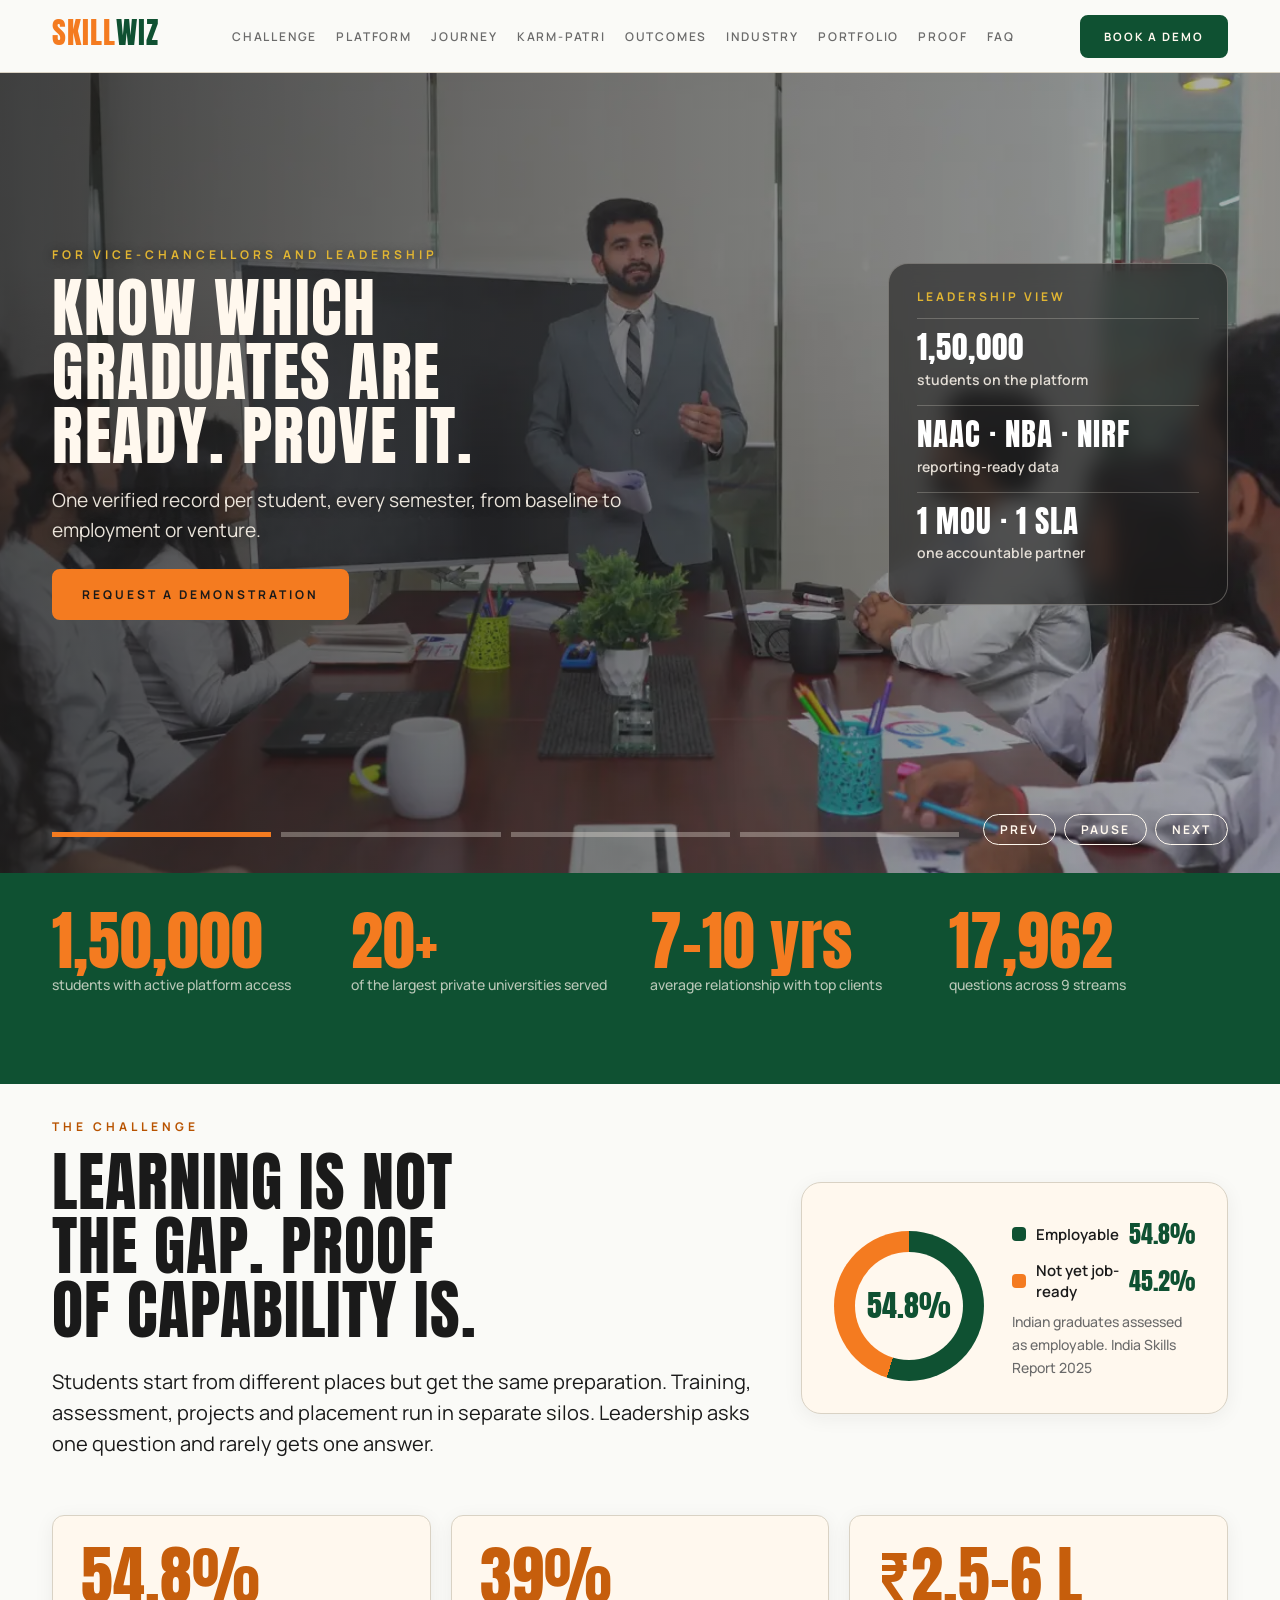
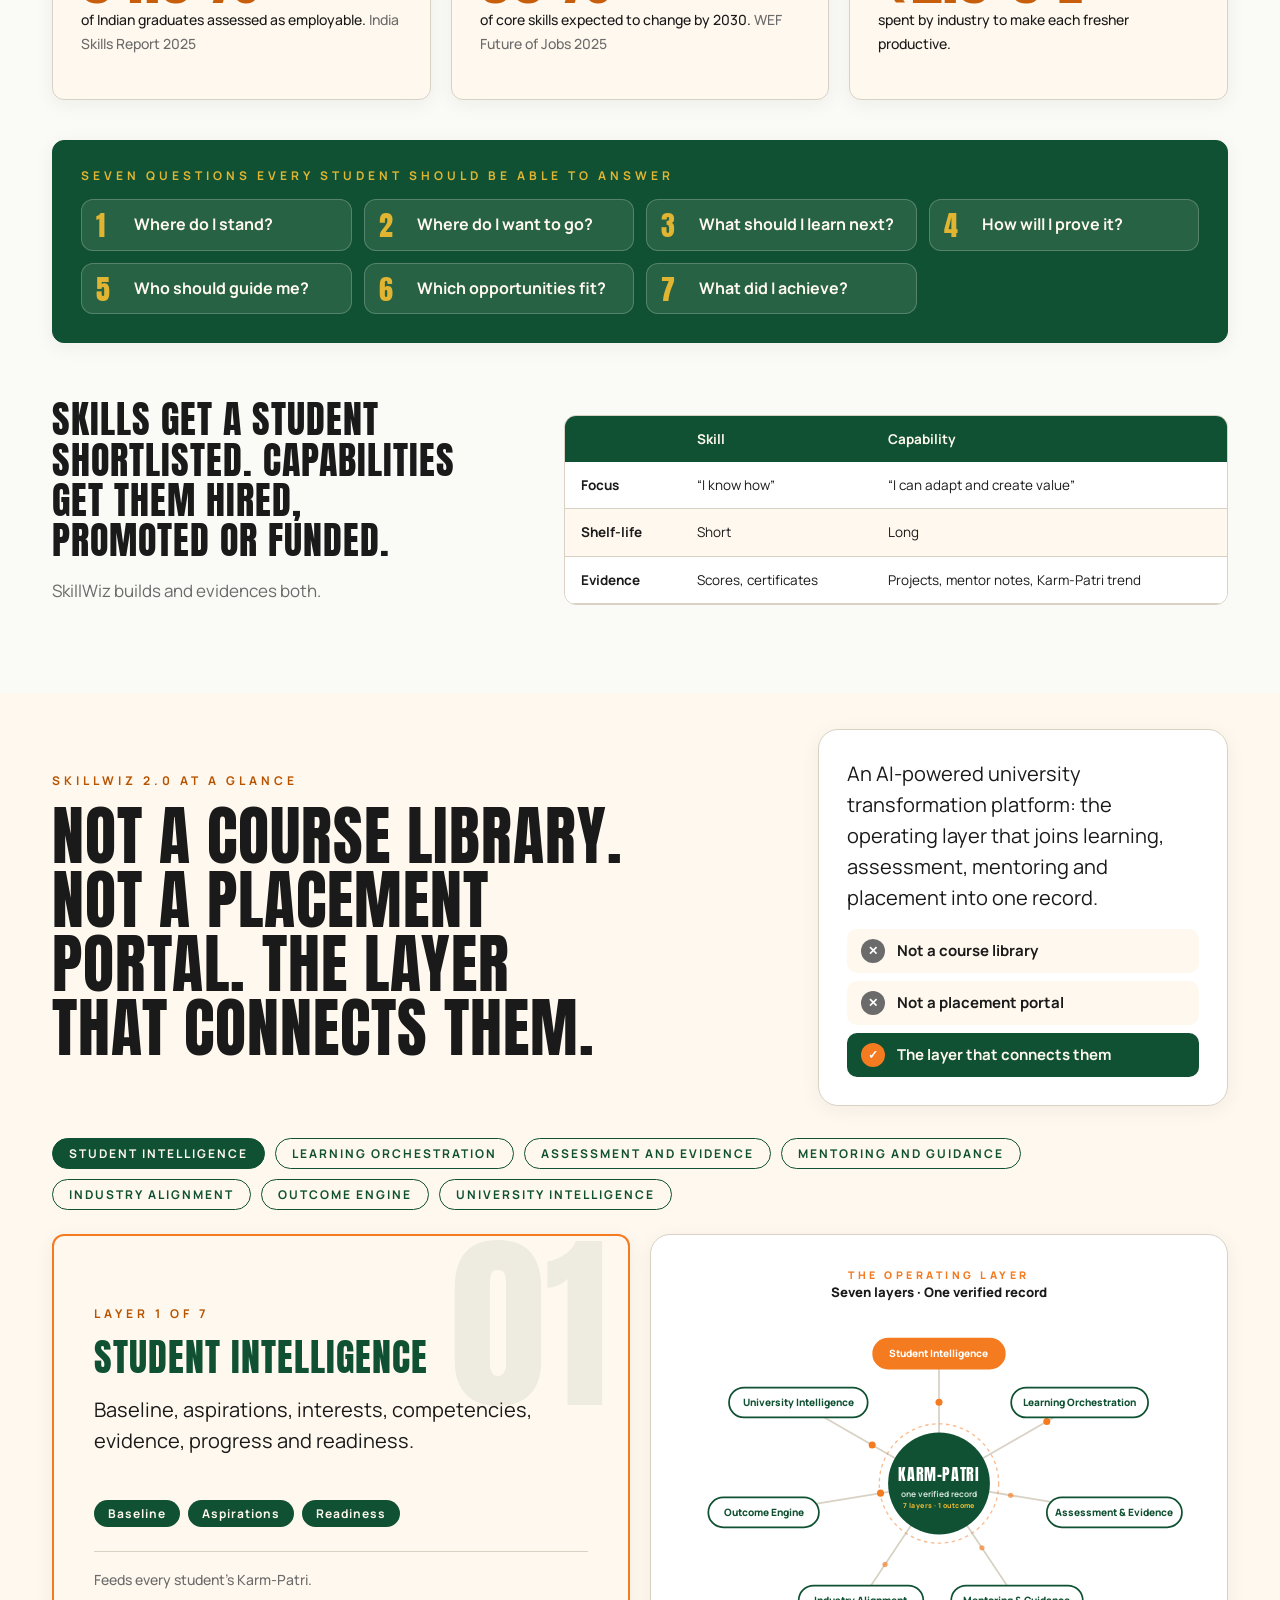
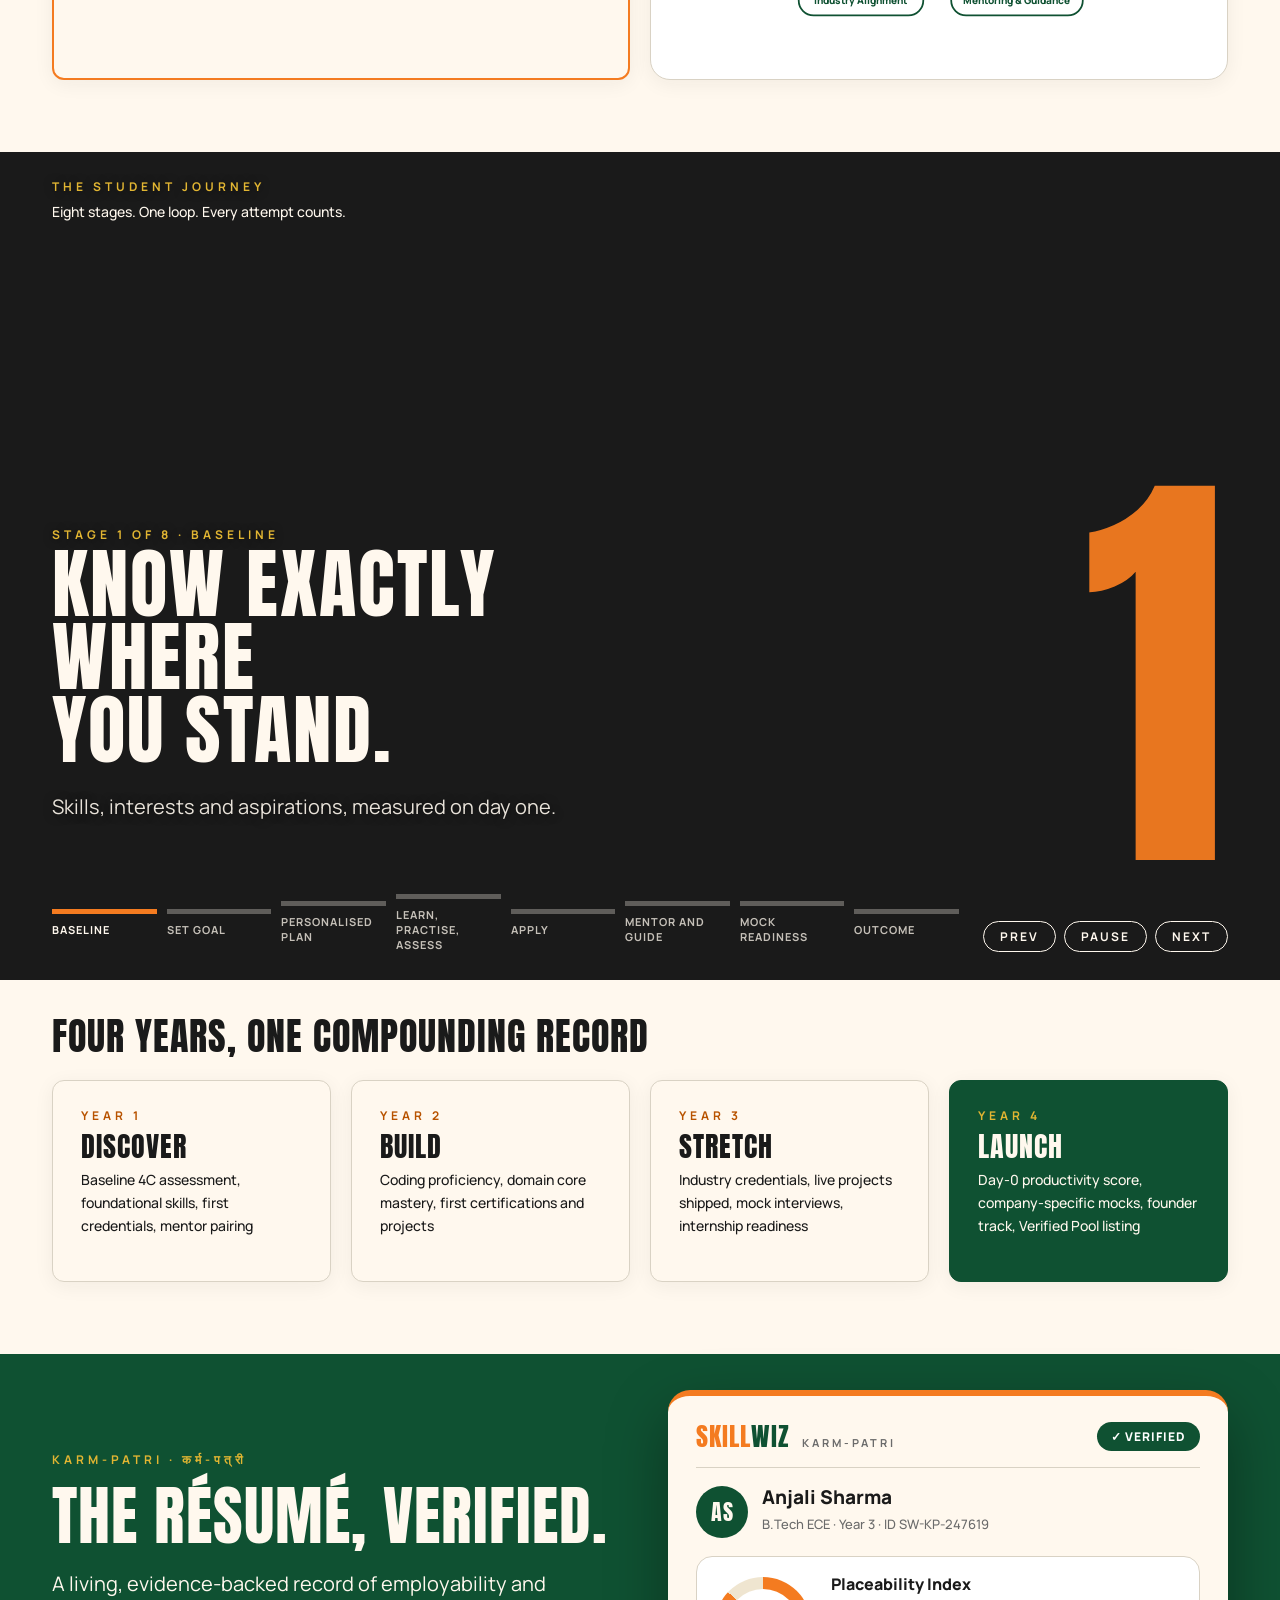
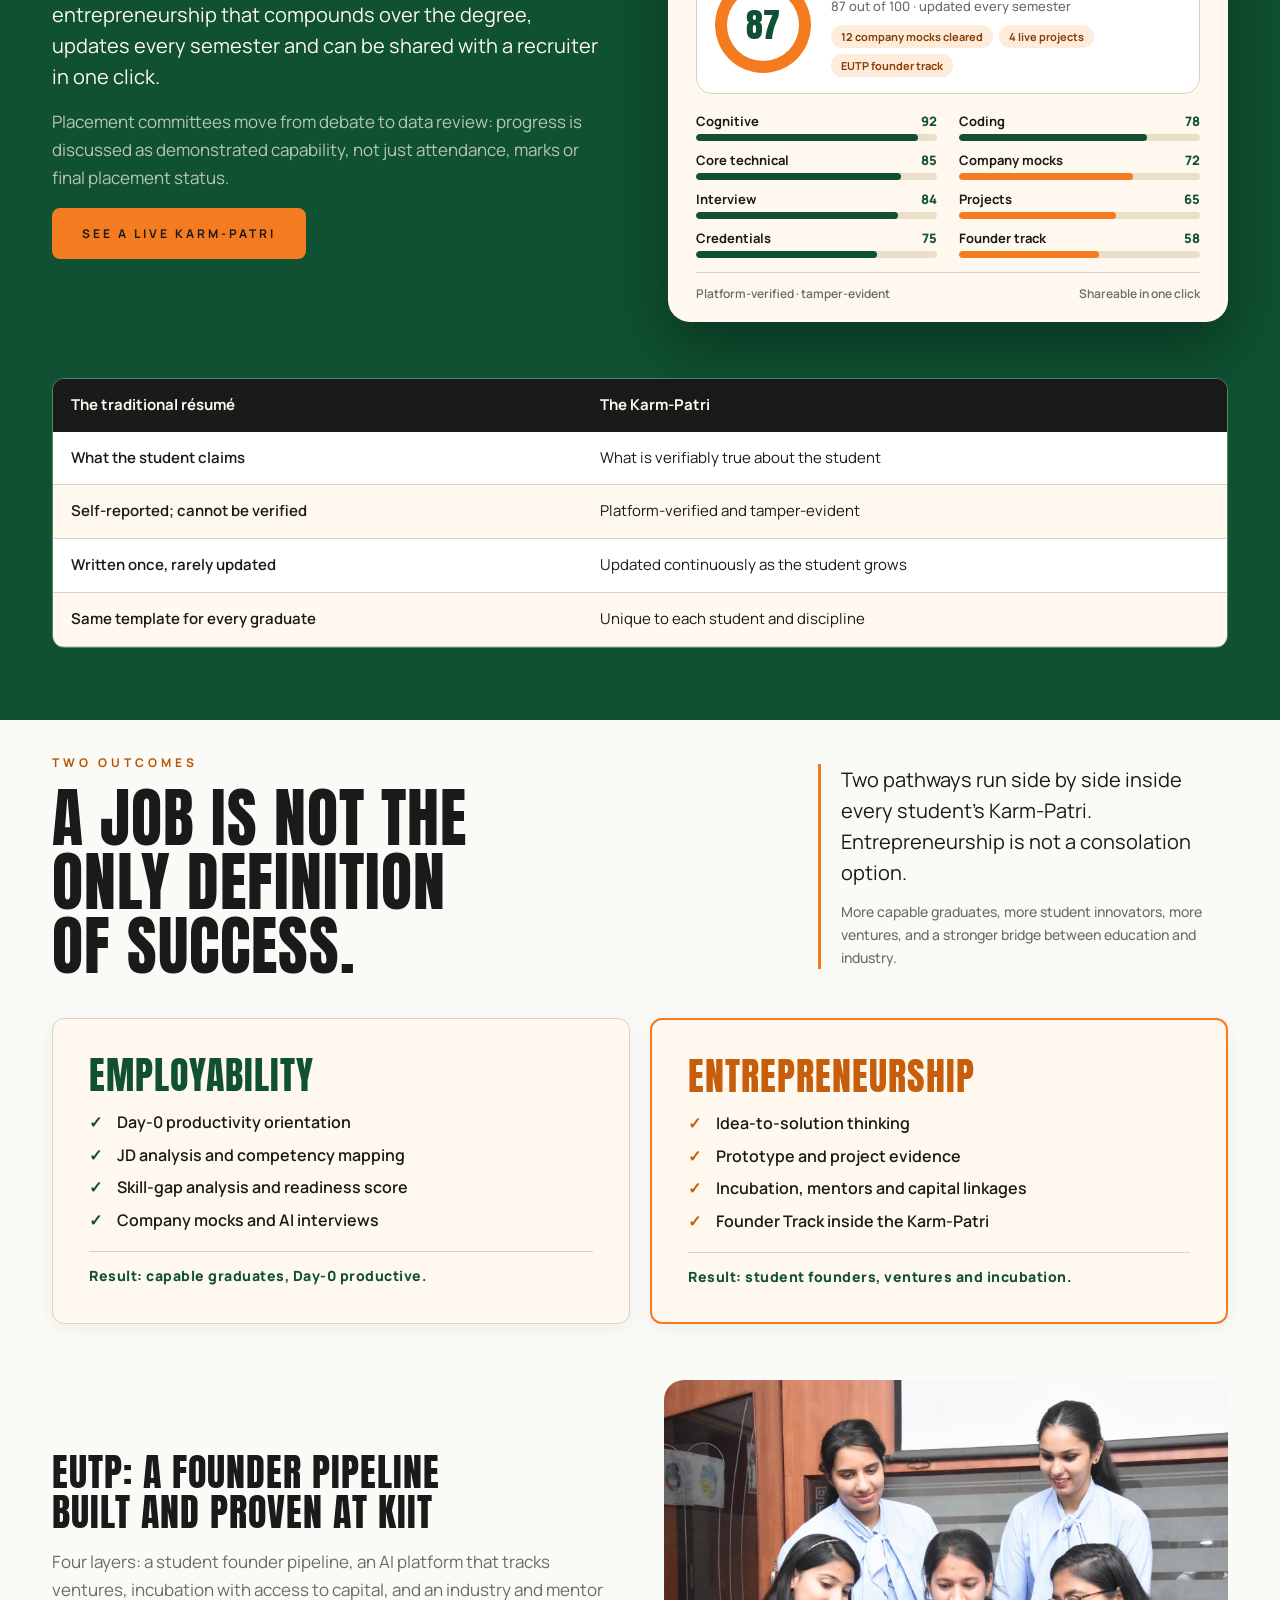
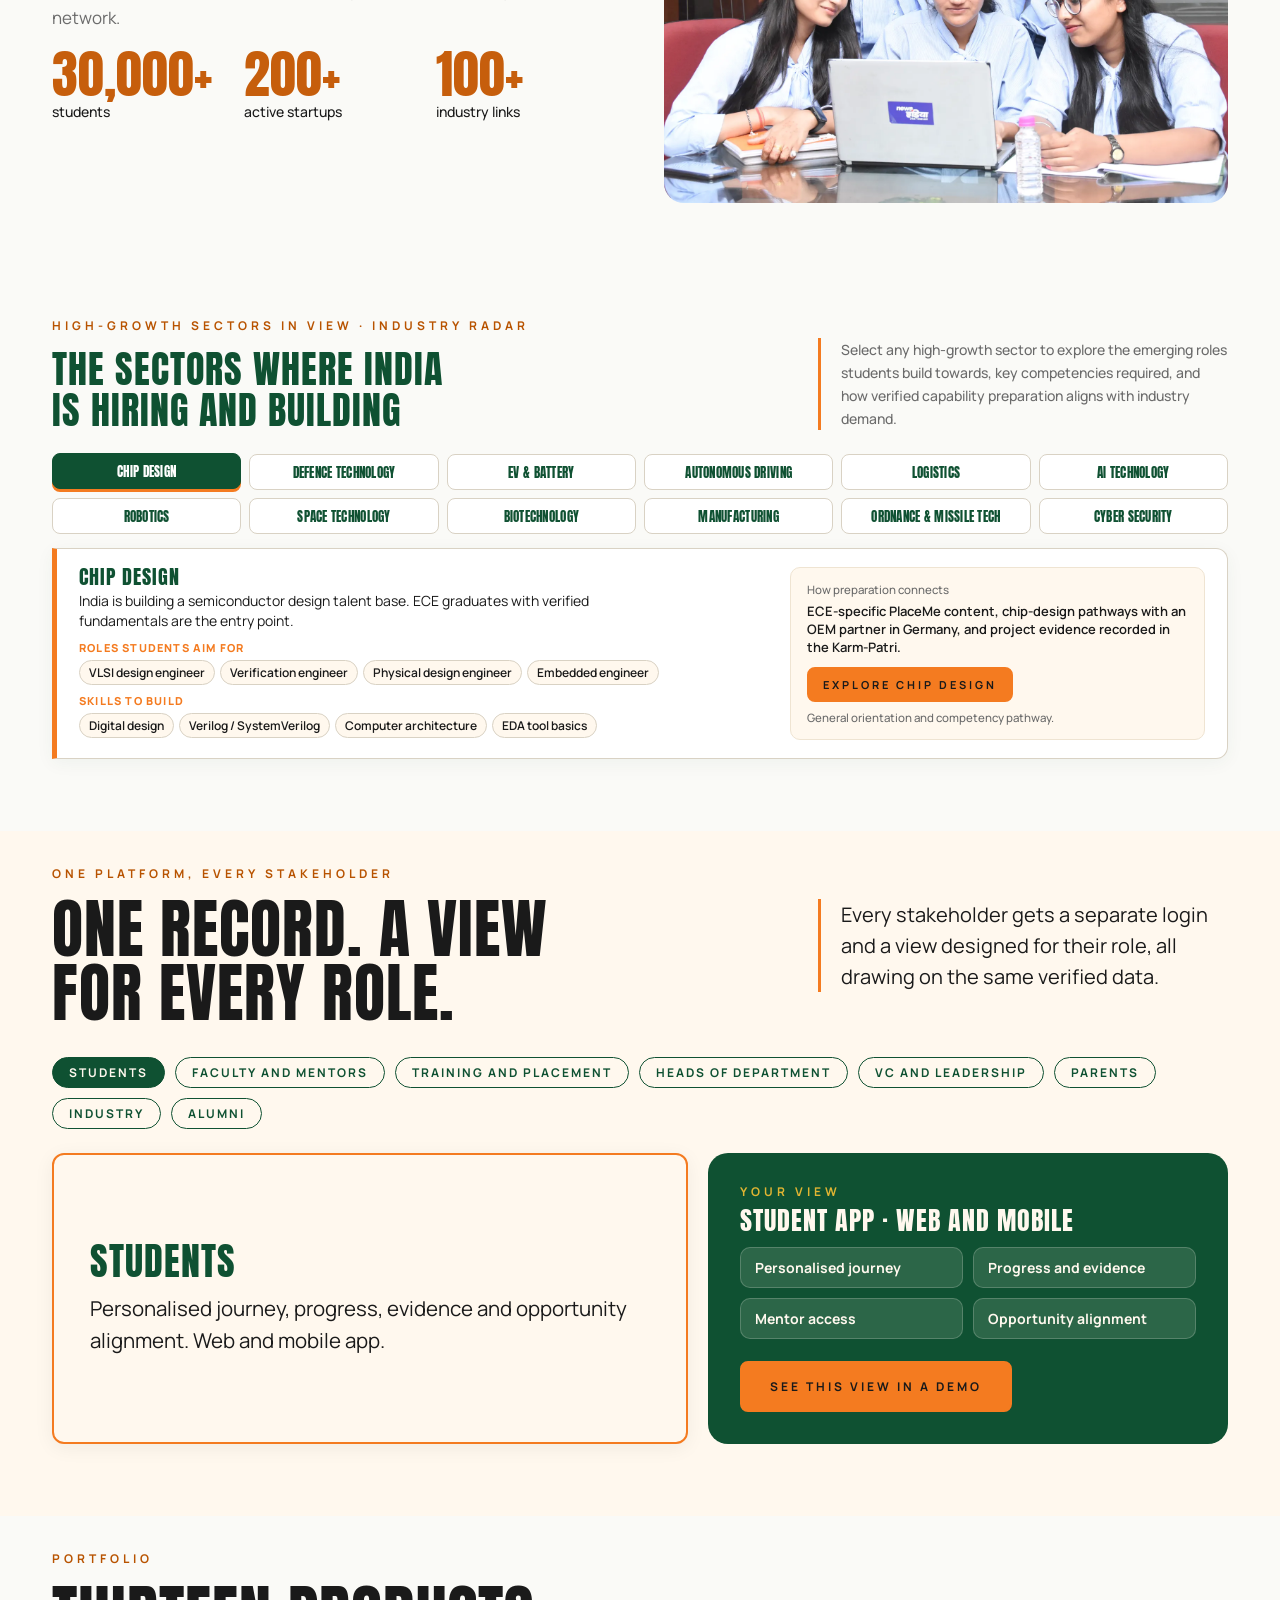
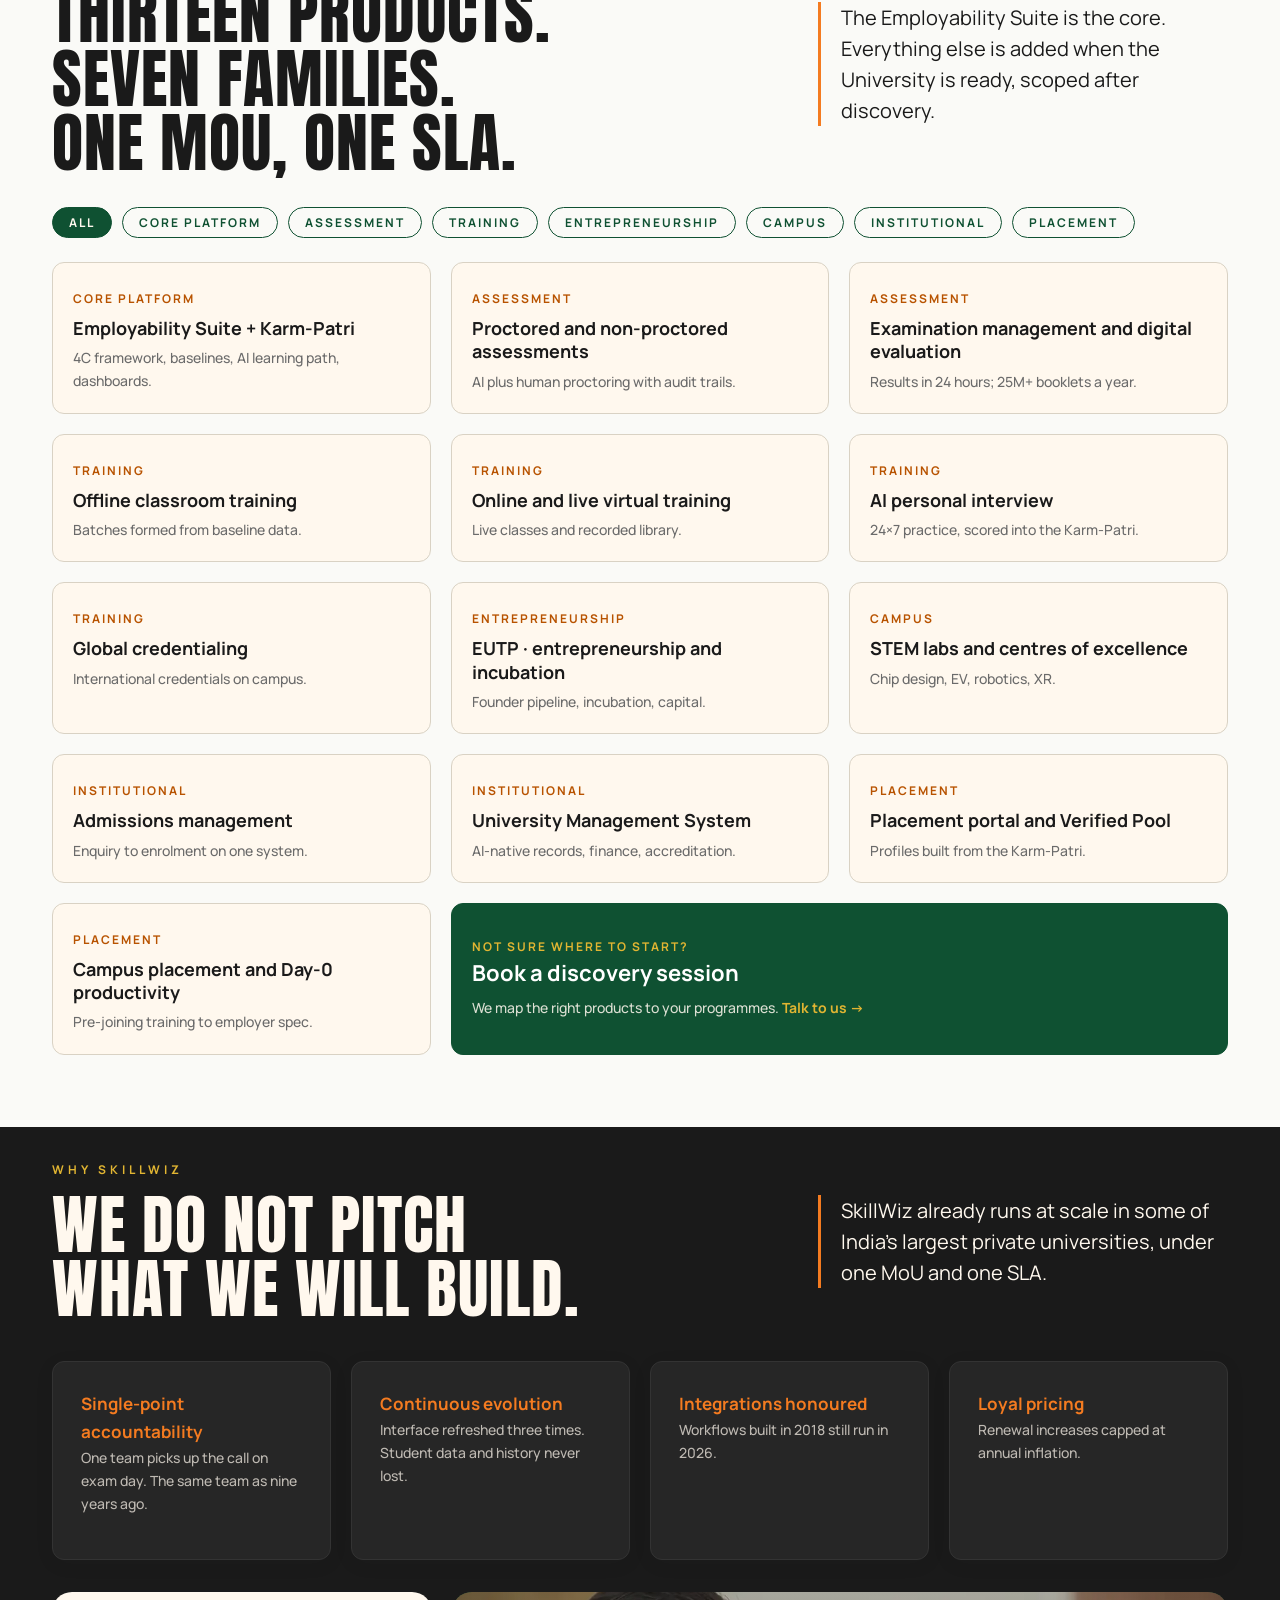
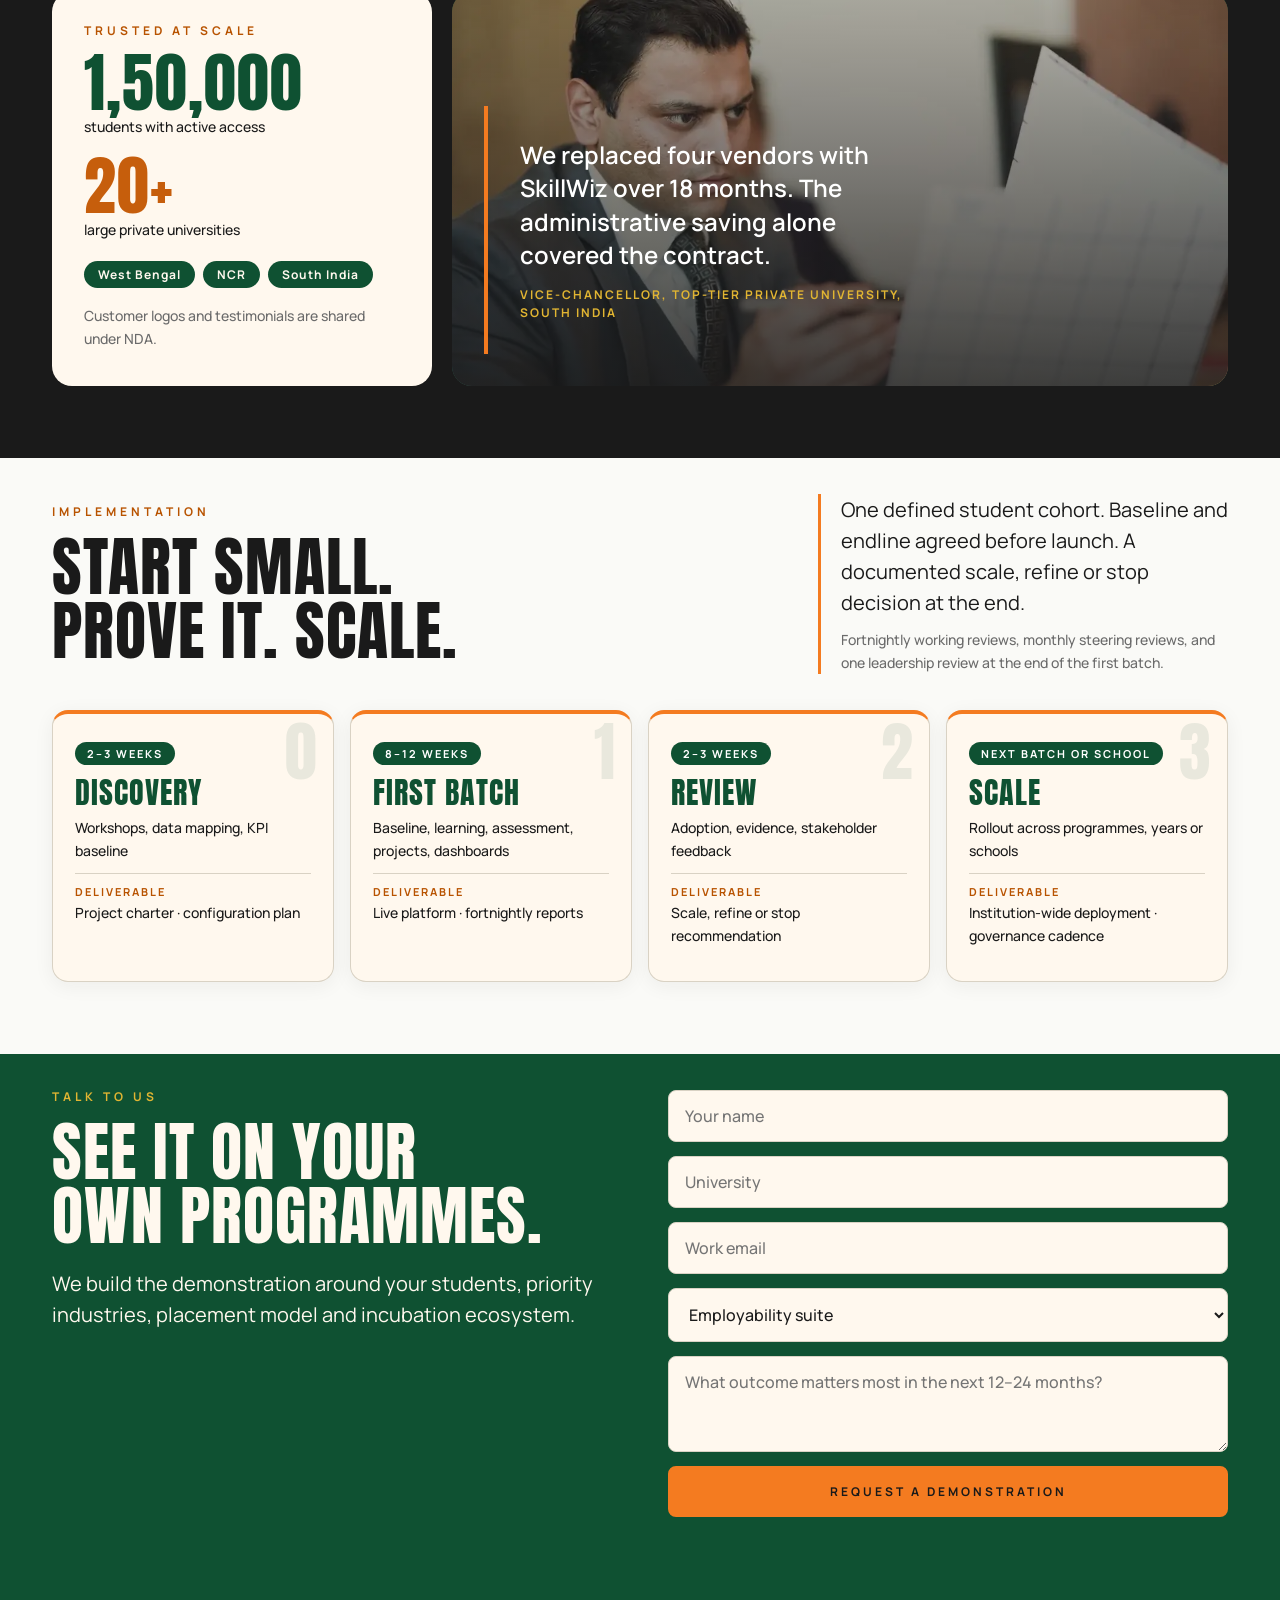
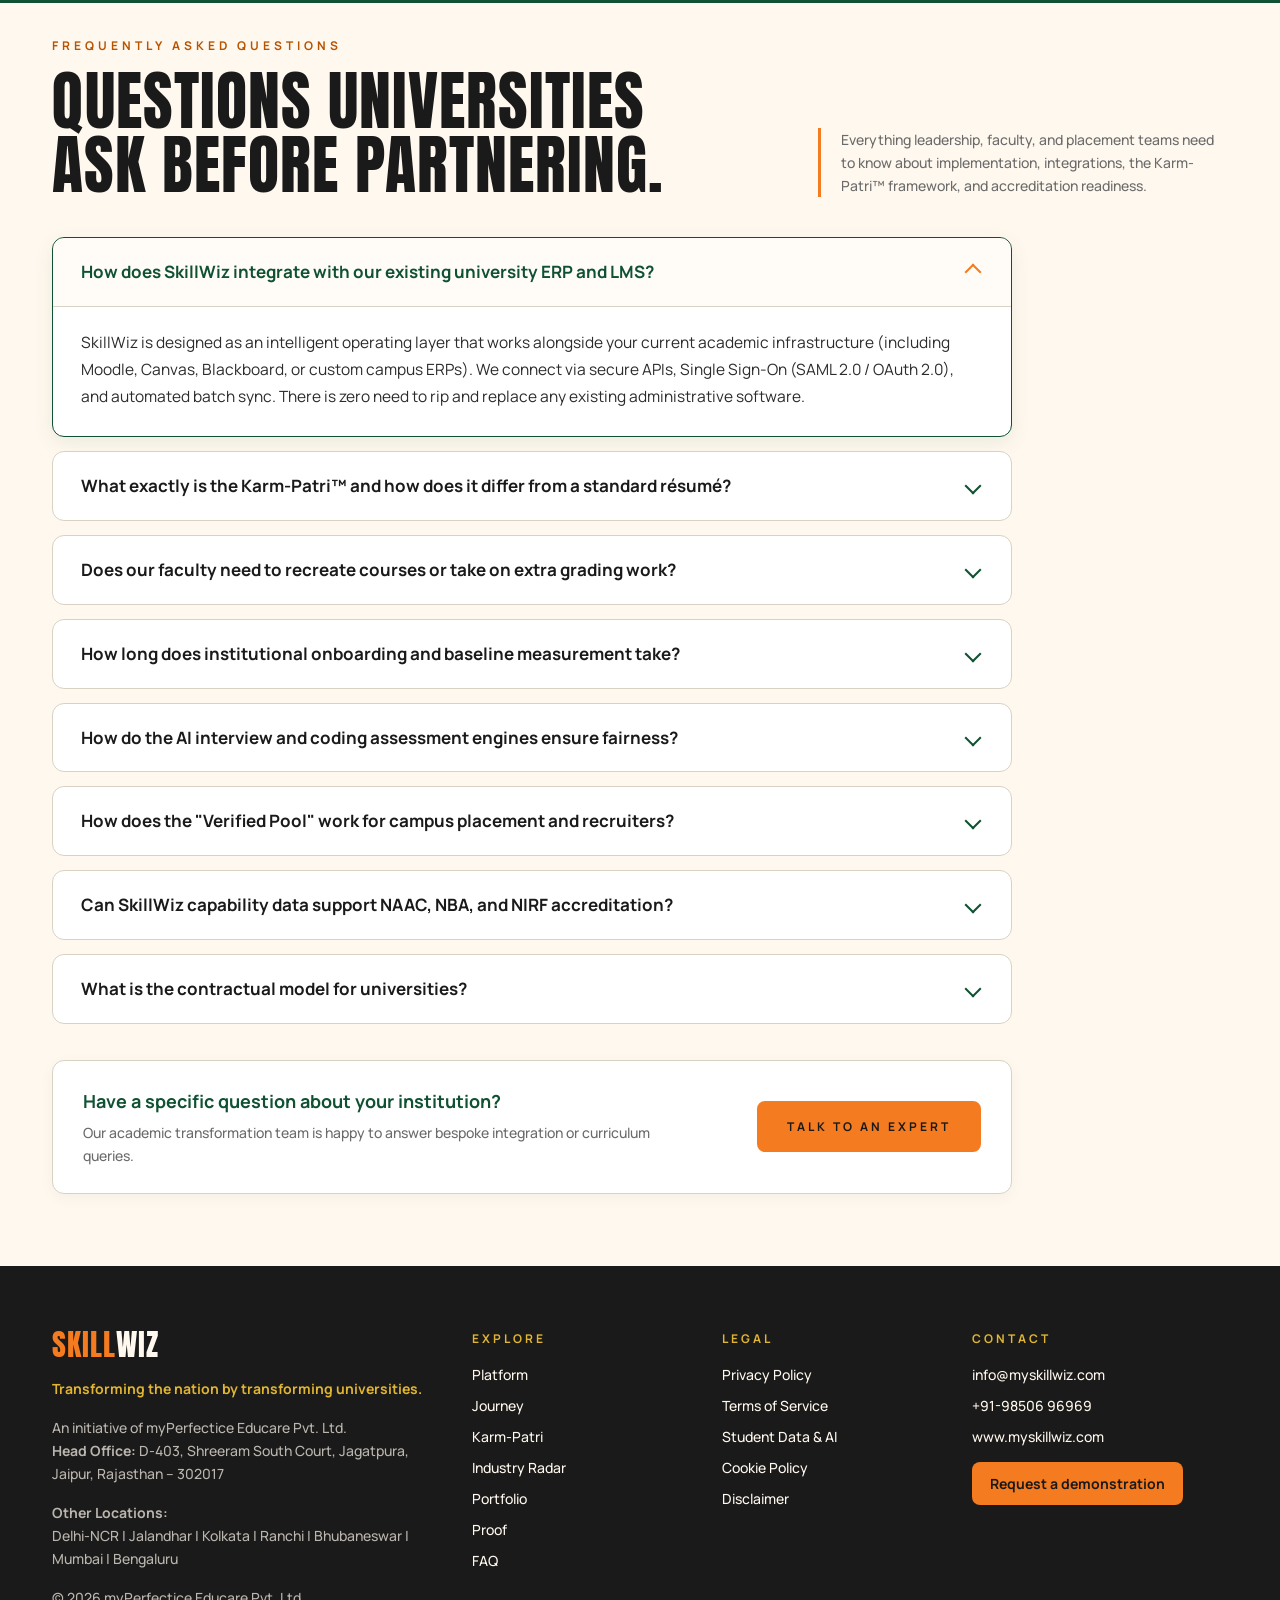
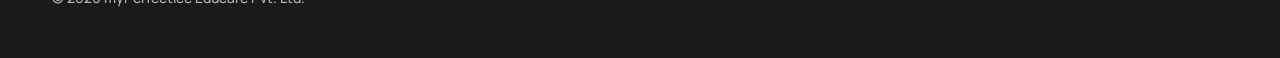
<file: index.html>
<!doctype html>
<html lang="en">

<head>
    <meta charset="utf-8">
    <meta name="viewport" content="width=device-width,initial-scale=1">
    <title>SkillWiz 2.0 · AI-Powered University Transformation Platform</title>
    <meta name="description"
        content="SkillWiz turns academic learning into measurable, evidence-backed student capability for employability and entrepreneurship.">
    <link rel="canonical" href="https://www.myskillwiz.com/">

    <!-- Open Graph / Facebook -->
    <meta property="og:type" content="website">
    <meta property="og:url" content="https://www.myskillwiz.com/">
    <meta property="og:site_name" content="SkillWiz">
    <meta property="og:title" content="SkillWiz 2.0 · AI-Powered University Transformation Platform">
    <meta property="og:description"
        content="SkillWiz turns academic learning into measurable, evidence-backed student capability for employability and entrepreneurship.">
    <meta property="og:image" content="https://www.myskillwiz.com/assets/images/og-share.jpg">

    <!-- Twitter -->
    <meta name="twitter:card" content="summary_large_image">
    <meta name="twitter:url" content="https://www.myskillwiz.com/">
    <meta name="twitter:title" content="SkillWiz 2.0 · AI-Powered University Transformation Platform">
    <meta name="twitter:description"
        content="SkillWiz turns academic learning into measurable, evidence-backed student capability for employability and entrepreneurship.">
    <meta name="twitter:image" content="https://www.myskillwiz.com/assets/images/og-share.jpg">

    <meta name="robots" content="noindex,nofollow"><!-- REVIEW SITE: remove this line when going live -->
    <!-- Favicons: add files to assets/icons/ then uncomment
<link rel="icon" type="image/png" sizes="32x32" href="assets/icons/favicon_32.png">
<link rel="icon" type="image/png" sizes="192x192" href="assets/icons/favicon_192.png">
<link rel="apple-touch-icon" href="assets/icons/apple-touch-icon.png">
-->
    <link rel="preconnect" href="https://fonts.googleapis.com">
    <link rel="preconnect" href="https://fonts.gstatic.com" crossorigin>
    <link href="https://fonts.googleapis.com/css2?family=Anton&family=Manrope:wght@400;500;600;700;800&display=swap"
        rel="stylesheet">
    <link rel="stylesheet" href="assets/css/style.css?v=31">
</head>

<body>
    <svg width="0" height="0" style="position:absolute" aria-hidden="true">
        <defs>
            <symbol id="i0" viewBox="0 0 24 24">
                <g fill="none" stroke="#0F5132" stroke-width="2" stroke-linecap="round" stroke-linejoin="round">
                    <circle cx="12" cy="12" r="8" />
                    <circle cx="12" cy="12" r="2" stroke="#F47B20" fill="#F47B20" />
                </g>
            </symbol>
            <symbol id="i1" viewBox="0 0 24 24">
                <g fill="none" stroke="#0F5132" stroke-width="2" stroke-linecap="round" stroke-linejoin="round">
                    <path d="M6 21V4" />
                    <path d="M6 5h11l-2 4 2 4H6" stroke="#F47B20" />
                </g>
            </symbol>
            <symbol id="i2" viewBox="0 0 24 24">
                <g fill="none" stroke="#0F5132" stroke-width="2" stroke-linecap="round" stroke-linejoin="round">
                    <path d="M3 18c4 0 5-12 9-12s5 12 9 12" />
                    <circle cx="12" cy="6" r="1.5" stroke="#F47B20" fill="#F47B20" />
                </g>
            </symbol>
            <symbol id="i3" viewBox="0 0 24 24">
                <g fill="none" stroke="#0F5132" stroke-width="2" stroke-linecap="round" stroke-linejoin="round">
                    <path d="M4 5h7v14H4zM13 5h7v14h-7z" />
                    <path d="M6 9h3" stroke="#F47B20" />
                </g>
            </symbol>
            <symbol id="i4" viewBox="0 0 24 24">
                <g fill="none" stroke="#0F5132" stroke-width="2" stroke-linecap="round" stroke-linejoin="round">
                    <rect x="4" y="4" width="16" height="16" rx="3" />
                    <path d="M8 12l3 3 5-6" stroke="#F47B20" />
                </g>
            </symbol>
            <symbol id="i5" viewBox="0 0 24 24">
                <g fill="none" stroke="#0F5132" stroke-width="2" stroke-linecap="round" stroke-linejoin="round">
                    <circle cx="9" cy="8" r="3" />
                    <path d="M3 20c0-5 12-5 12 0" />
                    <circle cx="17" cy="9" r="2" stroke="#F47B20" />
                </g>
            </symbol>
            <symbol id="i6" viewBox="0 0 24 24">
                <g fill="none" stroke="#0F5132" stroke-width="2" stroke-linecap="round" stroke-linejoin="round">
                    <rect x="9" y="3" width="6" height="11" rx="3" />
                    <path d="M5 11a7 7 0 0014 0M12 18v3" />
                    <path d="M9 21h6" stroke="#F47B20" />
                </g>
            </symbol>
            <symbol id="i7" viewBox="0 0 24 24">
                <g fill="none" stroke="#0F5132" stroke-width="2" stroke-linecap="round" stroke-linejoin="round">
                    <path d="M12 3l2.6 5.6 6 .8-4.4 4.2 1.1 6L12 16.7l-5.3 2.9 1.1-6-4.4-4.2 6-.8z" />
                    <circle cx="12" cy="11" r="1.5" stroke="#F47B20" fill="#F47B20" />
                </g>
            </symbol>
        </defs>
    </svg>

    <header>
        <div class="wrap nav"><a href="#top" aria-label="SkillWiz home"><span
                    class="logo"><i>Skill</i><b>Wiz</b></span><span class="v"></span></a>
            <nav class="links" aria-label="Primary"><a href="#why">Challenge</a><a href="#platform">Platform</a><a
                    href="#journey">Journey</a><a href="#karm">Karm-Patri</a><a href="#outcomes">Outcomes</a><a
                    href="#industry-radar-section">Industry</a><a href="#portfolio">Portfolio</a><a
                    href="#proof">Proof</a><a href="#faq">FAQ</a></nav>
            <a class="btn" href="#contact">Book a demo</a>
        </div>
    </header>

    <main id="top">
        <section class="car" id="hero" data-cfg="heroSeconds" tabindex="0" aria-roledescription="carousel"
            aria-label="SkillWiz for every stakeholder">
            <div class="slide"><video muted loop playsinline preload="metadata"
                    poster="assets/video/hero-1-poster.webp?v=2">
                    <source src="assets/video/hero-1.mp4?v=2" type="video/mp4">
                </video>
                <div class="shade"></div>
                <div class="cont wrap">
                    <div class="tx">
                        <p class="eb a">For Vice-Chancellors and leadership</p>
                        <h1 class="d hl a">Know which graduates are ready. Prove it.</h1>
                        <p class="lead a">One verified record per student, every semester, from baseline to employment
                            or venture.</p>
                        <div class="a"><a class="btn s" href="#contact">Request a demonstration</a></div>
                    </div>
                    <aside class="pnl" aria-hidden="true">
                        <p class="pt">Leadership view</p>
                        <div class="ps"><strong>1,50,000</strong><span>students on the platform</span></div>
                        <div class="ps"><strong>NAAC · NBA · NIRF</strong><span>reporting-ready data</span></div>
                        <div class="ps"><strong>1 MoU · 1 SLA</strong><span>one accountable partner</span></div>
                    </aside>
                </div>
            </div>
            <div class="slide"><video muted loop playsinline preload="metadata"
                    poster="assets/video/hero-2-poster.webp?v=2">
                    <source src="assets/video/hero-2.mp4?v=2" type="video/mp4">
                </video>
                <div class="shade"></div>
                <div class="cont wrap">
                    <div class="tx">
                        <p class="eb a">For students</p>
                        <h2 class="d hl a">From where you are to where you want to go.</h2>
                        <p class="lead a">A personalised path, real projects and a Karm-Patri that employers can verify.
                        </p>
                        <div class="a"><a class="btn s" href="#journey">See the student journey</a></div>
                    </div>
                    <aside class="pnl" aria-hidden="true">
                        <p class="pt">Sample Karm-Patri</p>
                        <div class="sc2"><span>87</span><small>Placeability<br>/ 100</small></div>
                        <div class="mb"><i>Cognitive</i><b style="--w:92%"></b></div>
                        <div class="mb"><i>Coding</i><b style="--w:78%"></b></div>
                        <div class="mb"><i>Core</i><b style="--w:85%"></b></div>
                        <div class="mb"><i>Interview</i><b style="--w:84%"></b></div>
                    </aside>
                </div>
            </div>
            <div class="slide"><video muted loop playsinline preload="metadata"
                    poster="assets/video/hero-3-poster.webp?v=2">
                    <source src="assets/video/hero-3.mp4?v=2" type="video/mp4">
                </video>
                <div class="shade"></div>
                <div class="cont wrap">
                    <div class="tx">
                        <p class="eb a">For faculty and placement teams</p>
                        <h2 class="d hl a">Placement meetings move from debate to data.</h2>
                        <p class="lead a">Skill gaps, interventions and readiness by cohort, department and role, in one
                            view.</p>
                        <div class="a"><a class="btn s" href="#stake">Explore the role views</a></div>
                    </div>
                    <aside class="pnl" aria-hidden="true">
                        <p class="pt">Cohort readiness</p>
                        <div class="ps"><strong>Weekly</strong><span>and monthly progress reports</span></div>
                        <div class="ps"><strong>5 role views</strong><span>TPO, HoD, faculty, VC, student</span></div>
                        <div class="ps"><strong>Monthly</strong><span>skill-gap closure tracked</span></div>
                    </aside>
                </div>
            </div>
            <div class="slide"><video muted loop playsinline preload="metadata"
                    poster="assets/video/hero-4-poster.webp?v=2">
                    <source src="assets/video/hero-4.mp4?v=2" type="video/mp4">
                </video>
                <div class="shade"></div>
                <div class="cont wrap">
                    <div class="tx">
                        <p class="eb a">For industry and founders</p>
                        <h2 class="d hl a">Hire on evidence. Build on ideas.</h2>
                        <p class="lead a">Recruiters search verified talent. Student founders move from idea to
                            incubation.</p>
                        <div class="a"><a class="btn s" href="#outcomes">Explore EUTP</a></div>
                    </div>
                    <aside class="pnl" aria-hidden="true">
                        <p class="pt">Industry and founders</p>
                        <div class="ps"><strong>1,50,000</strong><span>students in the Verified Pool</span></div>
                        <div class="ps"><strong>200+</strong><span>active student startups</span></div>
                        <div class="ps"><strong>100+</strong><span>industry collaborations</span></div>
                    </aside>
                </div>
            </div>
            <div class="ctl wrap">
                <div class="segs"></div>
                <div class="btns"><button class="pill" data-a="prev">Prev</button><button class="pill"
                        data-a="pp">Pause</button><button class="pill" data-a="next">Next</button></div>
            </div>
        </section>

        <section class="dark">
            <div class="wrap g4">
                <div>
                    <div class="num">1,50,000</div>
                    <p class="sm mut">students with active platform access</p>
                </div>
                <div>
                    <div class="num">20+</div>
                    <p class="sm mut">of the largest private universities served</p>
                </div>
                <div>
                    <div class="num">7–10 yrs</div>
                    <p class="sm mut">average relationship with top clients</p>
                </div>
                <div>
                    <div class="num">17,962</div>
                    <p class="sm mut">questions across 9 streams</p>
                </div>
            </div>
        </section>

        <section id="why">
            <div class="wrap">
                <div class="why-top">
                    <div>
                        <p class="eb">The challenge</p>
                        <h2 class="d l" style="max-width:16ch">Learning is not the gap. Proof of capability is.</h2>
                        <p class="lead" style="margin-top:24px">Students start from different places but get the same
                            preparation. Training, assessment, projects and placement run in separate silos. Leadership
                            asks one question and rarely gets one answer.</p>
                    </div>
                    <div class="gapv" role="img"
                        aria-label="54.8 percent of Indian graduates are employable; 45.2 percent are not yet job-ready">
                        <div class="ring"><span>54.8%</span></div>
                        <div>
                            <p class="gl"><i class="k1"></i>Employable <b>54.8%</b></p>
                            <p class="gl"><i class="k2"></i>Not yet job-ready <b>45.2%</b></p>
                            <p class="sm mut" style="margin:8px 0 0">Indian graduates assessed as employable. India
                                Skills Report 2025</p>
                        </div>
                    </div>
                </div>
                <div class="g3" style="margin:40px 0">
                    <div class="card data">
                        <div class="num">54.8%</div>
                        <p class="sm">of Indian graduates assessed as employable. <span class="mut">India Skills Report
                                2025</span></p>
                    </div>
                    <div class="card">
                        <div class="num">39%</div>
                        <p class="sm">of core skills expected to change by 2030. <span class="mut">WEF Future of Jobs
                                2025</span></p>
                    </div>
                    <div class="card">
                        <div class="num">₹2.5–6 L</div>
                        <p class="sm">spent by industry to make each fresher productive.</p>
                    </div>
                </div>
                <div class="card inv">
                    <p class="eb">Seven questions every student should be able to answer</p>
                    <ol class="qs">
                        <li>Where do I stand?</li>
                        <li>Where do I want to go?</li>
                        <li>What should I learn next?</li>
                        <li>How will I prove it?</li>
                        <li>Who should guide me?</li>
                        <li>Which opportunities fit?</li>
                        <li>What did I achieve?</li>
                    </ol>
                </div>
                <div class="g2 sc-challenge-grid" style="margin-top:56px;align-items:center">
                    <div>
                        <h3 class="d m">Skills get a student shortlisted. Capabilities get them hired, promoted or
                            funded.</h3>
                        <p class="mut" style="margin-top:16px">SkillWiz builds and evidences both.</p>
                    </div>
                    <div class="sc sc-table">
                        <table>
                            <tr>
                                <th></th>
                                <th>Skill</th>
                                <th>Capability</th>
                            </tr>
                            <tr>
                                <td><b>Focus</b></td>
                                <td>“I know how”</td>
                                <td>“I can adapt and create value”</td>
                            </tr>
                            <tr>
                                <td><b>Shelf-life</b></td>
                                <td>Short</td>
                                <td>Long</td>
                            </tr>
                            <tr>
                                <td><b>Evidence</b></td>
                                <td>Scores, certificates</td>
                                <td>Projects, mentor notes, Karm-Patri trend</td>
                            </tr>
                        </table>
                    </div>
                </div>
            </div>
        </section>

        <section id="platform" class="cream">
            <div class="wrap">
                <div class="why-top">
                    <div>
                        <p class="eb">SkillWiz 2.0 at a glance</p>
                        <h2 class="d l" style="max-width:20ch">Not a course library. Not a placement portal. The layer
                            that connects them.</h2>
                    </div>
                    <div class="opl">
                        <p class="lead" style="margin:0 0 16px">An AI-powered university transformation platform: the
                            operating layer that joins learning, assessment, mentoring and placement into one record.
                        </p>
                        <ul>
                            <li class="no"><i>✕</i>Not a course library</li>
                            <li class="no"><i>✕</i>Not a placement portal</li>
                            <li class="yes"><i>✓</i>The layer that connects them</li>
                        </ul>
                    </div>
                </div>
                <div class="tabs" role="tablist" id="lt"></div>
                <div class="g2" style="align-items:stretch">
                    <div class="card hi" id="lp" style="padding:40px"></div>
                    <div class="lvis" id="lv" role="img"
                        aria-label="The seven layers of SkillWiz 2.0 feeding one Karm-Patri"></div>
                </div>
            </div>
        </section>

        <section class="car cine" id="journey" data-cfg="journeySeconds" tabindex="0" aria-roledescription="carousel"
            aria-label="The student journey">
            <video muted loop playsinline preload="metadata">
                <source src="assets/video/journey-bg.mp4?v=2" type="video/mp4">
            </video>
            <div class="shade"></div>
            <div class="jt wrap">
                <p class="eb">The student journey</p>
                <p class="sm" style="margin:0;color:var(--cream)">Eight stages. One loop. Every attempt counts.</p>
            </div>
            <div class="slides"></div>
            <div class="ctl wrap">
                <div class="segs"></div>
                <div class="btns"><button class="pill" data-a="prev">Prev</button><button class="pill"
                        data-a="pp">Pause</button><button class="pill" data-a="next">Next</button></div>
            </div>
        </section>
        <section class="cream" style="padding:36px 0 72px">
            <div class="wrap">
                <h3 class="d m">Four years, one compounding record</h3>
                <div class="g4" id="yr" style="margin-top:24px"></div>
            </div>
        </section>

        <section id="karm" class="dark">
            <div class="wrap g2" style="align-items:center;gap:56px">
                <div>
                    <p class="eb">Karm-Patri · कर्म-पत्री</p>
                    <h2 class="d l">The résumé, verified.</h2>
                    <p class="lead" style="margin-top:20px">A living, evidence-backed record of employability and
                        entrepreneurship that compounds over the degree, updates every semester and can be shared with a
                        recruiter in one click.</p>
                    <p class="mut">Placement committees move from debate to data review: progress is discussed as
                        demonstrated capability, not just attendance, marks or final placement status.</p><a
                        class="btn s" href="#contact">See a live Karm-Patri</a>
                </div>
                <div>
                    <div class="kc" role="img"
                        aria-label="Sample Karm-Patri: Anjali Sharma, Placeability score 87 out of 100, with eight scored dimensions">
                        <div class="kc-h">
                            <div class="kc-brand"><span
                                    class="logo"><i>Skill</i><b>Wiz</b></span><small>Karm-Patri</small></div><span
                                class="kc-ok">&#10003; Verified</span>
                        </div>
                        <div class="kc-who">
                            <div class="kc-av">AS</div>
                            <div><strong>Anjali Sharma</strong><span>B.Tech ECE · Year 3 · ID SW-KP-247619</span></div>
                        </div>
                        <div class="kc-sc">
                            <div class="kc-ring"><span>87</span></div>
                            <div>
                                <p class="kc-t">Placeability Index</p>
                                <p class="kc-s">87 out of 100 · updated every semester</p>
                                <div class="kc-ch"><span>12 company mocks cleared</span><span>4 live
                                        projects</span><span>EUTP founder track</span></div>
                            </div>
                        </div>
                        <div class="kc-g">
                            <div class="kd"><span>Cognitive</span><i><b style="--w:92%"></b></i><em>92</em></div>
                            <div class="kd"><span>Coding</span><i><b style="--w:78%"></b></i><em>78</em></div>
                            <div class="kd"><span>Core technical</span><i><b style="--w:85%"></b></i><em>85</em></div>
                            <div class="kd"><span>Company mocks</span><i><b style="--w:72%"></b></i><em>72</em></div>
                            <div class="kd"><span>Interview</span><i><b style="--w:84%"></b></i><em>84</em></div>
                            <div class="kd"><span>Projects</span><i><b style="--w:65%"></b></i><em>65</em></div>
                            <div class="kd"><span>Credentials</span><i><b style="--w:75%"></b></i><em>75</em></div>
                            <div class="kd"><span>Founder track</span><i><b style="--w:58%"></b></i><em>58</em></div>
                        </div>
                        <div class="kc-f"><span>Platform-verified · tamper-evident</span><span>Shareable in one
                                click</span></div>
                    </div>
                </div>
            </div>
            <div class="wrap" style="margin-top:56px">
                <div class="sc">
                    <table>
                        <tr>
                            <th>The traditional résumé</th>
                            <th>The Karm-Patri</th>
                        </tr>
                        <tr>
                            <td>What the student claims</td>
                            <td>What is verifiably true about the student</td>
                        </tr>
                        <tr>
                            <td>Self-reported; cannot be verified</td>
                            <td>Platform-verified and tamper-evident</td>
                        </tr>
                        <tr>
                            <td>Written once, rarely updated</td>
                            <td>Updated continuously as the student grows</td>
                        </tr>
                        <tr>
                            <td>Same template for every graduate</td>
                            <td>Unique to each student and discipline</td>
                        </tr>
                    </table>
                </div>
            </div>
        </section>

        <section id="outcomes">
            <div class="wrap">
                <div class="why-top">
                    <div>
                        <p class="eb">Two outcomes</p>
                        <h2 class="d l" style="max-width:18ch">A job is not the only definition of success.</h2>
                    </div>
                    <div class="bar">
                        <p class="lead" style="margin:0 0 12px">Two pathways run side by side inside every student’s
                            Karm-Patri. Entrepreneurship is not a consolation option.</p>
                        <p class="sm mut" style="margin:0">More capable graduates, more student innovators, more
                            ventures, and a stronger bridge between education and industry.</p>
                    </div>
                </div>
                <div class="g2" style="margin-top:40px">
                    <div class="card" style="padding:36px">
                        <h3 class="d m fo">Employability</h3>
                        <ul class="chk">
                            <li>Day-0 productivity orientation</li>
                            <li>JD analysis and competency mapping</li>
                            <li>Skill-gap analysis and readiness score</li>
                            <li>Company mocks and AI interviews</li>
                        </ul>
                        <p class="oc">Result: capable graduates, Day-0 productive.</p>
                    </div>
                    <div class="card hi" style="padding:36px">
                        <h3 class="d m sa">Entrepreneurship</h3>
                        <ul class="chk">
                            <li>Idea-to-solution thinking</li>
                            <li>Prototype and project evidence</li>
                            <li>Incubation, mentors and capital linkages</li>
                            <li>Founder Track inside the Karm-Patri</li>
                        </ul>
                        <p class="oc">Result: student founders, ventures and incubation.</p>
                    </div>
                </div>
                <div class="g2" style="margin-top:56px;align-items:center;gap:48px">
                    <div>
                        <h3 class="d m">EUTP: a founder pipeline built and proven at KIIT</h3>
                        <p class="mut" style="margin-top:16px">Four layers: a student founder pipeline, an AI platform
                            that tracks ventures, incubation with access to capital, and an industry and mentor network.
                        </p>
                        <div class="g3" style="gap:12px">
                            <div>
                                <div class="num" style="font-size:52px">30,000+</div>
                                <p class="sm">students</p>
                            </div>
                            <div>
                                <div class="num" style="font-size:52px">200+</div>
                                <p class="sm">active startups</p>
                            </div>
                            <div>
                                <div class="num" style="font-size:52px">100+</div>
                                <p class="sm">industry links</p>
                            </div>
                        </div>
                    </div>
                    <picture>
                        <source srcset="assets/images/eutp/student-collab-1600.webp" type="image/webp"><img
                            src="assets/images/eutp/student-collab-1600.jpg"
                            alt="Indian students collaborating around a laptop on campus" width="1600" height="1200"
                            loading="lazy"
                            style="width:100%;height:auto;border-radius:20px;aspect-ratio:4/3;object-fit:cover">
                    </picture>
                </div>
            </div>
        </section>

        <section id="industry-radar-section">
            <div class="wrap">
                <div class="radar-container" style="margin-top:0">
                    <div class="why-top" style="align-items:end">
                        <div>
                            <p class="eb">High-growth sectors in view · Industry Radar</p>
                            <h3 class="d m fo">The sectors where India is hiring and building</h3>
                        </div>
                        <div class="bar">
                            <p class="sm mut" style="margin:0">Select any high-growth sector to explore the emerging
                                roles students build towards, key competencies required, and how verified capability
                                preparation aligns with industry demand.</p>
                        </div>
                    </div>
                    <div class="sectors" id="sectors" role="tablist" aria-label="High-growth industry sectors"
                        style="margin-top:24px"><button type="button" role="tab" aria-pressed="true"
                            aria-selected="true">Chip design</button><button type="button" role="tab"
                            aria-pressed="false" aria-selected="false">Defence technology</button><button type="button"
                            role="tab" aria-pressed="false" aria-selected="false">EV &amp; battery</button><button
                            type="button" role="tab" aria-pressed="false" aria-selected="false">Autonomous
                            driving</button><button type="button" role="tab" aria-pressed="false"
                            aria-selected="false">Logistics</button><button type="button" role="tab"
                            aria-pressed="false" aria-selected="false">AI technology</button><button type="button"
                            role="tab" aria-pressed="false" aria-selected="false">Robotics</button><button type="button"
                            role="tab" aria-pressed="false" aria-selected="false">Space technology</button><button
                            type="button" role="tab" aria-pressed="false"
                            aria-selected="false">Biotechnology</button><button type="button" role="tab"
                            aria-pressed="false" aria-selected="false">Manufacturing</button><button type="button"
                            role="tab" aria-pressed="false" aria-selected="false">Ordnance &amp; missile
                            tech</button><button type="button" role="tab" aria-pressed="false"
                            aria-selected="false">Cyber security</button></div>
                    <div class="radar" id="radar" aria-live="polite"></div>
                </div>
            </div>
        </section>

        <section id="stake" class="cream">
            <div class="wrap">
                <div class="why-top">
                    <div>
                        <p class="eb">One platform, every stakeholder</p>
                        <h2 class="d l">One record. A view for every role.</h2>
                    </div>
                    <div class="bar">
                        <p class="lead" style="margin:0">Every stakeholder gets a separate login and a view designed for
                            their role, all drawing on the same verified data.</p>
                    </div>
                </div>
                <div class="tabs" role="tablist" id="sk"></div>
                <div class="skg">
                    <div class="card hi" id="skp"></div>
                    <div class="skv" id="skv"></div>
                </div>
            </div>
        </section>

        <section id="portfolio">
            <div class="wrap">
                <div class="why-top">
                    <div>
                        <p class="eb">Portfolio</p>
                        <h2 class="d l">Thirteen products. Seven families. One MoU, one SLA.</h2>
                    </div>
                    <div class="bar">
                        <p class="lead" style="margin:0">The Employability Suite is the core. Everything else is added
                            when the University is ready, scoped after discovery.</p>
                    </div>
                </div>
                <div class="tabs" id="pf"></div>
                <div class="g3" id="pg"></div>
            </div>
        </section>

        <section id="proof" class="char">
            <div class="wrap">
                <div class="why-top">
                    <div>
                        <p class="eb">Why SkillWiz</p>
                        <h2 class="d l" style="max-width:18ch">We do not pitch what we will build.</h2>
                    </div>
                    <div class="bar">
                        <p class="lead" style="margin:0">SkillWiz already runs at scale in some of India’s largest
                            private universities, under one MoU and one SLA.</p>
                    </div>
                </div>
                <div class="g4" style="margin-top:40px">
                    <div class="card inv" style="background:#262626;border-color:#333">
                        <h4 class="sa">Single-point accountability</h4>
                        <p class="sm mut">One team picks up the call on exam day. The same team as nine years ago.</p>
                    </div>
                    <div class="card inv" style="background:#262626;border-color:#333">
                        <h4 class="sa">Continuous evolution</h4>
                        <p class="sm mut">Interface refreshed three times. Student data and history never lost.</p>
                    </div>
                    <div class="card inv" style="background:#262626;border-color:#333">
                        <h4 class="sa">Integrations honoured</h4>
                        <p class="sm mut">Workflows built in 2018 still run in 2026.</p>
                    </div>
                    <div class="card inv" style="background:#262626;border-color:#333">
                        <h4 class="sa">Loyal pricing</h4>
                        <p class="sm mut">Renewal increases capped at annual inflation.</p>
                    </div>
                </div>
                <div class="wp">
                    <div class="wc wc1">
                        <p class="eb">Trusted at scale</p>
                        <div class="n d">1,50,000</div>
                        <p class="sm">students with active access</p>
                        <div class="n d s2">20+</div>
                        <p class="sm">large private universities</p>
                        <div class="chips"><span>West Bengal</span><span>NCR</span><span>South India</span></div>
                        <p class="sm mt">Customer logos and testimonials are shared under NDA.</p>
                    </div>
                    <figure class="wc wc2"><video muted loop playsinline autoplay preload="metadata"
                            poster="assets/video/testimonial-poster.webp?v=2" aria-hidden="true">
                            <source src="assets/video/testimonial-bg.mp4?v=2" type="video/mp4">
                        </video>
                        <div class="shade"></div>
                        <blockquote>
                            <p>We replaced four vendors with SkillWiz over 18 months. The administrative saving alone
                                covered the contract.</p>
                            <figcaption>Vice-Chancellor, top-tier private university, South India</figcaption>
                        </blockquote>
                    </figure>
                </div>
        </section>

        <section>
            <div class="wrap">
                <div class="why-top">
                    <div>
                        <p class="eb">Implementation</p>
                        <h2 class="d l">Start small. Prove it. Scale.</h2>
                    </div>
                    <div class="bar">
                        <p class="lead" style="margin:0 0 10px">One defined student cohort. Baseline and endline agreed
                            before launch. A documented scale, refine or stop decision at the end.</p>
                        <p class="sm mut" style="margin:0">Fortnightly working reviews, monthly steering reviews, and
                            one leadership review at the end of the first batch.</p>
                    </div>
                </div>
                <div class="stps">
                    <div class="stp"><span class="sn">0</span><span class="sd">2–3 weeks</span>
                        <h4 class="d">Discovery</h4>
                        <p class="sm">Workshops, data mapping, KPI baseline</p>
                        <p class="sm sdl"><b>Deliverable</b> Project charter · configuration plan</p>
                    </div>
                    <div class="stp"><span class="sn">1</span><span class="sd">8–12 weeks</span>
                        <h4 class="d">First batch</h4>
                        <p class="sm">Baseline, learning, assessment, projects, dashboards</p>
                        <p class="sm sdl"><b>Deliverable</b> Live platform · fortnightly reports</p>
                    </div>
                    <div class="stp"><span class="sn">2</span><span class="sd">2–3 weeks</span>
                        <h4 class="d">Review</h4>
                        <p class="sm">Adoption, evidence, stakeholder feedback</p>
                        <p class="sm sdl"><b>Deliverable</b> Scale, refine or stop recommendation</p>
                    </div>
                    <div class="stp"><span class="sn">3</span><span class="sd">Next batch or school</span>
                        <h4 class="d">Scale</h4>
                        <p class="sm">Rollout across programmes, years or schools</p>
                        <p class="sm sdl"><b>Deliverable</b> Institution-wide deployment · governance cadence</p>
                    </div>
                </div>
            </div>
        </section>

        <section id="contact" class="dark">
            <div class="wrap g2" style="gap:56px;align-items:start">
                <div>
                    <p class="eb">Talk to us</p>
                    <h2 class="d l">See it on your own programmes.</h2>
                    <p class="lead" style="margin-top:20px">We build the demonstration around your students, priority
                        industries, placement model and incubation ecosystem.</p>
                </div>
                <form id="cf" novalidate><input aria-label="Name" placeholder="Your name" required><input
                        aria-label="University" placeholder="University" required><input type="email" aria-label="Email"
                        placeholder="Work email" required><select aria-label="Interest">
                        <option>Employability suite</option>
                        <option>Entrepreneurship (EUTP)</option>
                        <option>Assessments and exams</option>
                        <option>Full transformation</option>
                    </select><textarea aria-label="Message" rows="3"
                        placeholder="What outcome matters most in the next 12–24 months?"></textarea><button
                        class="btn s" type="submit">Request a demonstration</button></form>
            </div>
        </section>

        <section id="faq" class="cream">
            <div class="wrap">
                <div class="why-top" style="align-items:end">
                    <div>
                        <p class="eb">Frequently Asked Questions</p>
                        <h2 class="d l">Questions universities ask before partnering.</h2>
                    </div>
                    <div class="bar">
                        <p class="sm mut" style="margin:0">Everything leadership, faculty, and placement teams need to
                            know about implementation, integrations, the Karm-Patri™ framework, and accreditation
                            readiness.</p>
                    </div>
                </div>

                <div class="faq-grid">
                    <details class="faq-item" open>
                        <summary>How does SkillWiz integrate with our existing university ERP and LMS?</summary>
                        <div class="faq-body">
                            <p>SkillWiz is designed as an intelligent operating layer that works alongside your current
                                academic infrastructure (including Moodle, Canvas, Blackboard, or custom campus ERPs).
                                We connect via secure APIs, Single Sign-On (SAML 2.0 / OAuth 2.0), and automated batch
                                sync. There is zero need to rip and replace any existing administrative software.</p>
                        </div>
                    </details>

                    <details class="faq-item">
                        <summary>What exactly is the Karm-Patri™ and how does it differ from a standard résumé?</summary>
                        <div class="faq-body">
                            <p>A traditional résumé is self-reported, rarely updated, and built once in the final year.
                                The Karm-Patri™ is a living, evidence-backed capability record compounding across all
                                four years. It tracks baseline 4C assessment scores, real coding repos, micro-credentials,
                                project deliverables, and mock interview transcripts into a verified Placeability Index
                                that employers can trust in one click.</p>
                        </div>
                    </details>

                    <details class="faq-item">
                        <summary>Does our faculty need to recreate courses or take on extra grading work?</summary>
                        <div class="faq-body">
                            <p>No. SkillWiz complements your existing curriculum rather than replacing it. We align
                                industry competencies and practice paths around your courses. Faculty receive dedicated
                                Mentor Consoles with automated cohort diagnostics, skill-gap heatmaps, and AI-assisted
                                evaluation tools that reduce administrative burden while elevating student outcomes.</p>
                        </div>
                    </details>

                    <details class="faq-item">
                        <summary>How long does institutional onboarding and baseline measurement take?</summary>
                        <div class="faq-body">
                            <p>Our turnkey deployment timeline is typically 2 to 3 weeks. We handle student roster
                                ingestion, mentor pairing, and cohort configuration under one accountable SLA. Once
                                baseline 4C assessments run, Vice-Chancellors and department heads immediately gain live
                                cohort intelligence dashboards.</p>
                        </div>
                    </details>

                    <details class="faq-item">
                        <summary>How do the AI interview and coding assessment engines ensure fairness?</summary>
                        <div class="faq-body">
                            <p>Our speech analysis models are calibrated specifically for Indian higher education cohorts,
                                accommodating regional linguistic diversity without phonetic bias. All AI models serve
                                as diagnostic and practice tools, while human faculty maintain ultimate evaluation
                                authority over credit-bearing examinations.</p>
                        </div>
                    </details>

                    <details class="faq-item">
                        <summary>How does the "Verified Pool" work for campus placement and recruiters?</summary>
                        <div class="faq-body">
                            <p>The Verified Pool connects hiring partners with students whose skills have been verified
                                through objective assessments and live project evidence. Students have complete control
                                over when their Karm-Patri™ is visible to recruiters, while TPOs gain automated ATS
                                export and company-specific mock readiness tracking.</p>
                        </div>
                    </details>

                    <details class="faq-item">
                        <summary>Can SkillWiz capability data support NAAC, NBA, and NIRF accreditation?</summary>
                        <div class="faq-body">
                            <p>Yes. SkillWiz generates verifiable evidence for Outcome-Based Education (OBE), Course
                                Outcome (CO) and Program Outcome (PO) attainment, continuous internal evaluation (CIE),
                                and student progression metrics—delivering audit-ready documentation for statutory
                                review committees.</p>
                        </div>
                    </details>

                    <details class="faq-item">
                        <summary>What is the contractual model for universities?</summary>
                        <div class="faq-body">
                            <p>SkillWiz operates under a single institutional agreement: One MoU, One SLA. This covers
                                platform access, regular software updates, proctored testing infrastructure, cloud hosting,
                                and dedicated on-campus/virtual partner support throughout the year.</p>
                        </div>
                    </details>
                </div>

                <div class="faq-cta">
                    <div>
                        <h4 style="font-size:18px;font-weight:700;color:var(--forest);margin-bottom:4px">Have a specific question about your institution?</h4>
                        <p class="sm mut" style="margin:0">Our academic transformation team is happy to answer bespoke integration or curriculum queries.</p>
                    </div>
                    <a href="#contact" class="btn s" style="white-space:nowrap">Talk to an expert</a>
                </div>
            </div>
        </section>
    </main>
    <footer class="char">
        <div class="wrap fl">
            <div><span class="logo"><i>Skill</i><b>Wiz</b></span>
                <p class="sm" style="margin-top:12px;color:var(--mustard);font-weight:700">Transforming the nation by
                    transforming universities.</p>
                <p class="sm mut" style="margin-top:16px">An initiative of myPerfectice Educare Pvt.
                    Ltd.<br><strong>Head Office:</strong> D-403, Shreeram South Court, Jagatpura, Jaipur, Rajasthan –
                    302017</p>
                <p class="sm mut" style="margin-top:10px"><strong>Other Locations:</strong><br>Delhi-NCR | Jalandhar |
                    Kolkata | Ranchi | Bhubaneswar | Mumbai | Bengaluru</p>
                <p class="sm mut" style="margin-top:16px">© 2026 myPerfectice Educare Pvt. Ltd.</p>
            </div>
            <div class="sm fc">
                <h5>Explore</h5><a href="#platform">Platform</a><a href="#journey">Journey</a><a
                    href="#karm">Karm-Patri</a><a href="#industry-radar-section">Industry Radar</a><a
                    href="#portfolio">Portfolio</a><a href="#proof">Proof</a><a
                    href="#faq">FAQ</a>
            </div>
            <div class="sm fc">
                <h5>Legal</h5><a href="privacy-policy.html">Privacy Policy</a><a
                    href="terms-of-service.html">Terms of Service</a><a
                    href="student-data-policy.html">Student Data &amp; AI</a><a
                    href="cookie-policy.html">Cookie Policy</a><a
                    href="disclaimer.html">Disclaimer</a>
            </div>
            <div class="sm fc">
                <h5>Contact</h5><a href="mailto:info@myskillwiz.com">info@myskillwiz.com</a><a
                    href="tel:+919850696969">+91-98506 96969</a><a
                    href="https://www.myskillwiz.com" target="_blank" rel="noopener">www.myskillwiz.com</a><a href="#contact" class="fbtn">Request a
                    demonstration</a>
            </div>
        </div>
    </footer>
    <script src="assets/js/main.js?v=4" defer></script>
</body>

</html>
</file>
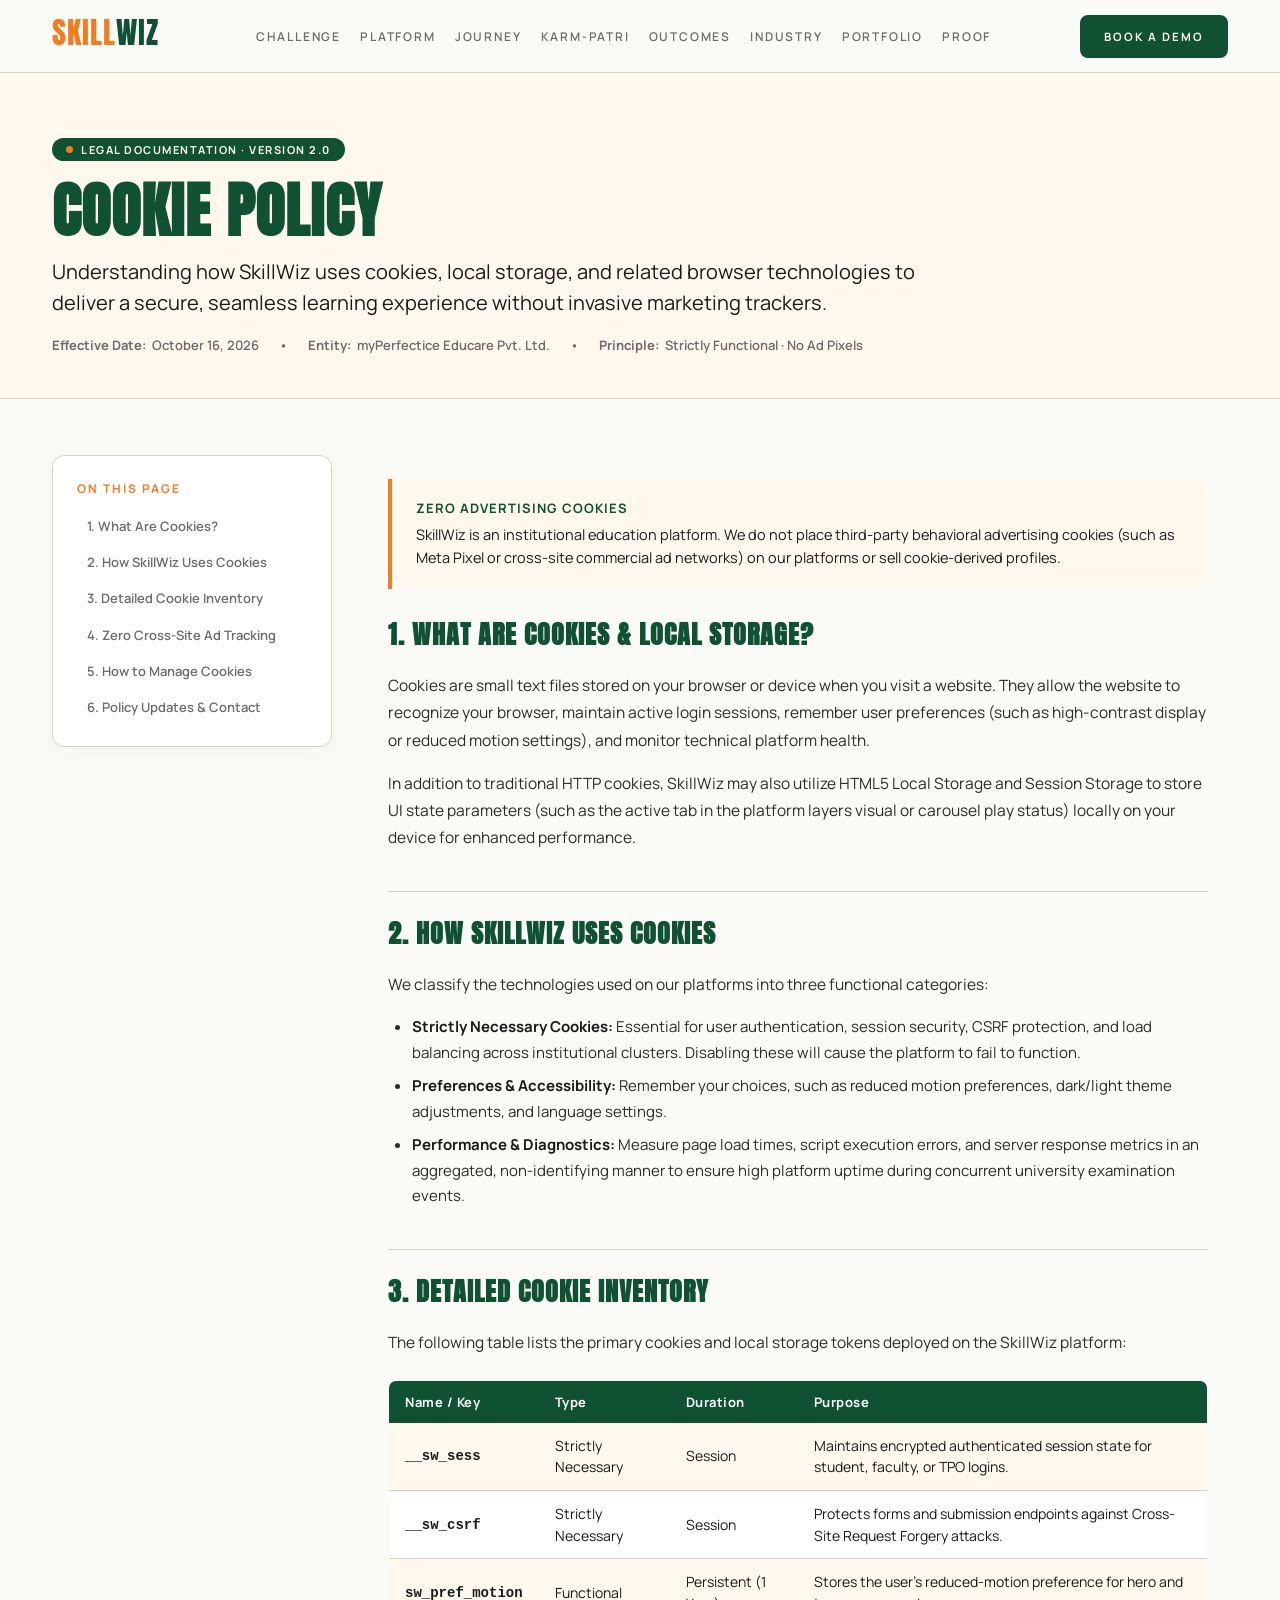
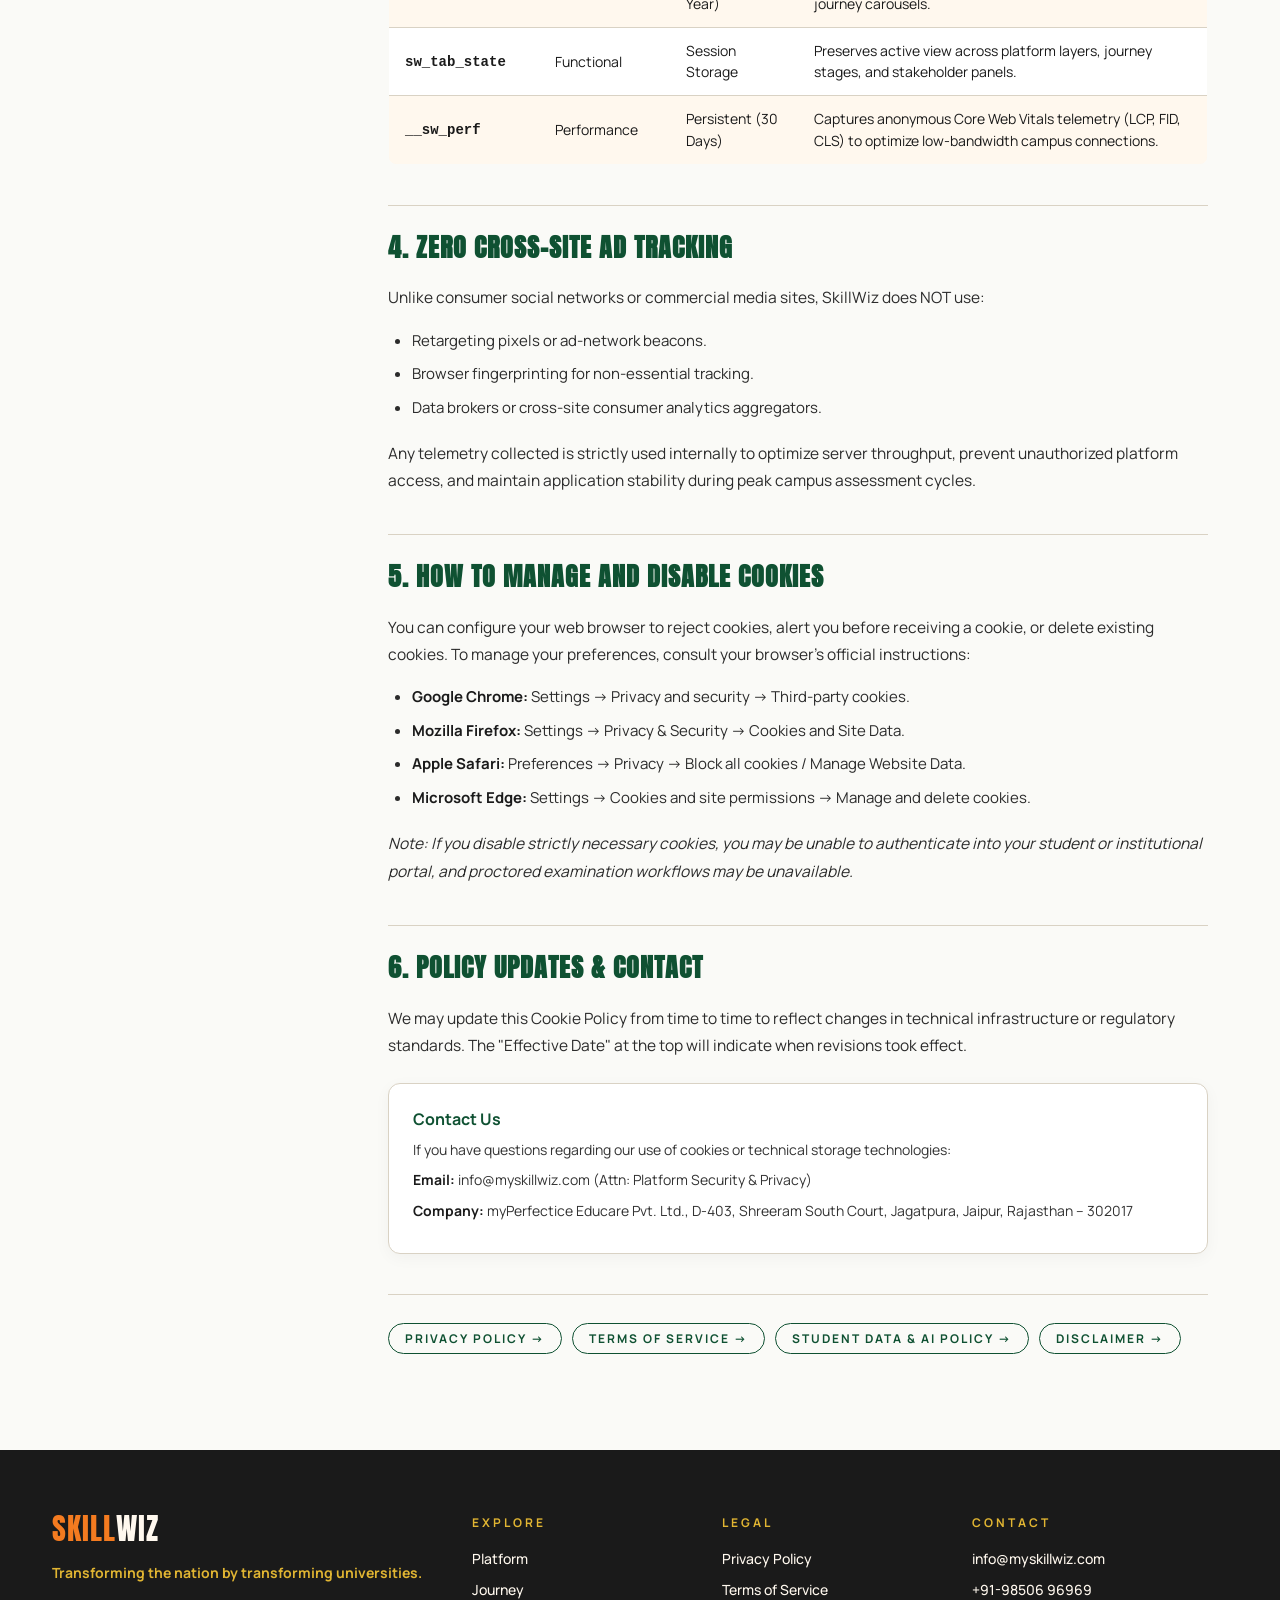
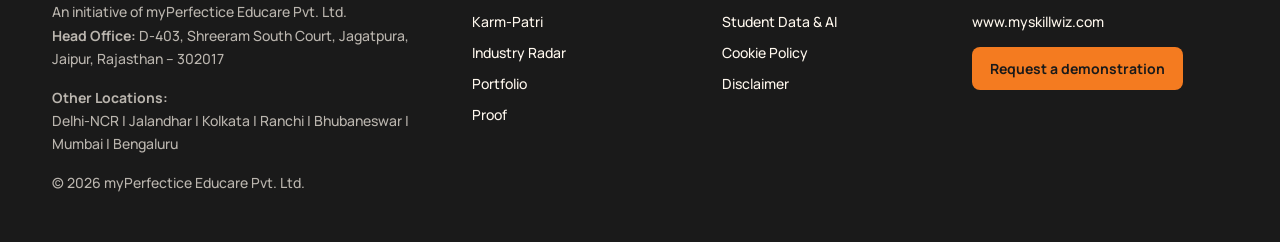
<file: cookie-policy.html>
<!doctype html>
<html lang="en">

<head>
    <meta charset="utf-8">
    <meta name="viewport" content="width=device-width,initial-scale=1">
    <title>Cookie Policy · SkillWiz 2.0</title>
    <meta name="description"
        content="SkillWiz Cookie Policy. Learn how we use essential cookies and web storage for session security, accessibility preferences, and platform performance.">
    <link rel="canonical" href="https://www.myskillwiz.com/cookie-policy.html">

    <!-- Open Graph / Facebook -->
    <meta property="og:type" content="website">
    <meta property="og:url" content="https://www.myskillwiz.com/cookie-policy.html">
    <meta property="og:site_name" content="SkillWiz">
    <meta property="og:title" content="Cookie Policy · SkillWiz 2.0">
    <meta property="og:description"
        content="Learn how SkillWiz uses essential cookies and local storage for platform functionality without invasive ad tracking.">
    <meta property="og:image" content="https://www.myskillwiz.com/assets/images/og-share.jpg">

    <!-- Twitter -->
    <meta name="twitter:card" content="summary_large_image">
    <meta name="twitter:url" content="https://www.myskillwiz.com/cookie-policy.html">
    <meta name="twitter:title" content="Cookie Policy · SkillWiz 2.0">
    <meta name="twitter:description"
        content="Learn how SkillWiz uses essential cookies and local storage for platform functionality without invasive ad tracking.">
    <meta name="twitter:image" content="https://www.myskillwiz.com/assets/images/og-share.jpg">

    <link rel="preconnect" href="https://fonts.googleapis.com">
    <link rel="preconnect" href="https://fonts.gstatic.com" crossorigin>
    <link href="https://fonts.googleapis.com/css2?family=Anton&family=Manrope:wght@400;500;600;700;800&display=swap"
        rel="stylesheet">
    <link rel="stylesheet" href="assets/css/style.css?v=31">
</head>

<body>
    <header>
        <div class="wrap nav"><a href="index.html#top" aria-label="SkillWiz home"><span
                    class="logo"><i>Skill</i><b>Wiz</b></span><span class="v"></span></a>
            <nav class="links" aria-label="Primary"><a href="index.html#why">Challenge</a><a
                    href="index.html#platform">Platform</a><a href="index.html#journey">Journey</a><a
                    href="index.html#karm">Karm-Patri</a><a href="index.html#outcomes">Outcomes</a><a
                    href="index.html#industry-radar-section">Industry</a><a href="index.html#portfolio">Portfolio</a><a
                    href="index.html#proof">Proof</a></nav>
            <a class="btn" href="index.html#contact">Book a demo</a>
        </div>
    </header>

    <main>
        <section class="legal-hero">
            <div class="wrap">
                <span class="badge"><i></i> Legal Documentation · Version 2.0</span>
                <h1>Cookie Policy</h1>
                <p class="lead">Understanding how SkillWiz uses cookies, local storage, and related browser technologies to
                    deliver a secure, seamless learning experience without invasive marketing trackers.</p>
                <div class="meta">
                    <span><strong>Effective Date:</strong> October 16, 2026</span>
                    <span>•</span>
                    <span><strong>Entity:</strong> myPerfectice Educare Pvt. Ltd.</span>
                    <span>•</span>
                    <span><strong>Principle:</strong> Strictly Functional · No Ad Pixels</span>
                </div>
            </div>
        </section>

        <section class="legal-section">
            <div class="wrap legal-grid">
                <aside class="legal-toc" aria-label="Table of Contents">
                    <h4>On This Page</h4>
                    <ul>
                        <li><a href="#what-are-cookies">1. What Are Cookies?</a></li>
                        <li><a href="#how-we-use">2. How SkillWiz Uses Cookies</a></li>
                        <li><a href="#cookie-table">3. Detailed Cookie Inventory</a></li>
                        <li><a href="#no-ads">4. Zero Cross-Site Ad Tracking</a></li>
                        <li><a href="#managing-cookies">5. How to Manage Cookies</a></li>
                        <li><a href="#updates">6. Policy Updates &amp; Contact</a></li>
                    </ul>
                </aside>

                <article class="legal-content">
                    <div class="legal-callout">
                        <h4>Zero Advertising Cookies</h4>
                        <p>SkillWiz is an institutional education platform. We do not place third-party behavioral advertising cookies (such as Meta Pixel or cross-site commercial ad networks) on our platforms or sell cookie-derived profiles.</p>
                    </div>

                    <h2 id="what-are-cookies">1. What Are Cookies &amp; Local Storage?</h2>
                    <p>Cookies are small text files stored on your browser or device when you visit a website. They allow the website to recognize your browser, maintain active login sessions, remember user preferences (such as high-contrast display or reduced motion settings), and monitor technical platform health.</p>
                    <p>In addition to traditional HTTP cookies, SkillWiz may also utilize HTML5 Local Storage and Session Storage to store UI state parameters (such as the active tab in the platform layers visual or carousel play status) locally on your device for enhanced performance.</p>

                    <h2 id="how-we-use">2. How SkillWiz Uses Cookies</h2>
                    <p>We classify the technologies used on our platforms into three functional categories:</p>
                    <ul>
                        <li><strong>Strictly Necessary Cookies:</strong> Essential for user authentication, session security, CSRF protection, and load balancing across institutional clusters. Disabling these will cause the platform to fail to function.</li>
                        <li><strong>Preferences &amp; Accessibility:</strong> Remember your choices, such as reduced motion preferences, dark/light theme adjustments, and language settings.</li>
                        <li><strong>Performance &amp; Diagnostics:</strong> Measure page load times, script execution errors, and server response metrics in an aggregated, non-identifying manner to ensure high platform uptime during concurrent university examination events.</li>
                    </ul>

                    <h2 id="cookie-table">3. Detailed Cookie Inventory</h2>
                    <p>The following table lists the primary cookies and local storage tokens deployed on the SkillWiz platform:</p>

                    <table class="legal-table">
                        <thead>
                            <tr>
                                <th>Name / Key</th>
                                <th>Type</th>
                                <th>Duration</th>
                                <th>Purpose</th>
                            </tr>
                        </thead>
                        <tbody>
                            <tr>
                                <td><code>__sw_sess</code></td>
                                <td>Strictly Necessary</td>
                                <td>Session</td>
                                <td>Maintains encrypted authenticated session state for student, faculty, or TPO logins.</td>
                            </tr>
                            <tr>
                                <td><code>__sw_csrf</code></td>
                                <td>Strictly Necessary</td>
                                <td>Session</td>
                                <td>Protects forms and submission endpoints against Cross-Site Request Forgery attacks.</td>
                            </tr>
                            <tr>
                                <td><code>sw_pref_motion</code></td>
                                <td>Functional</td>
                                <td>Persistent (1 Year)</td>
                                <td>Stores the user's reduced-motion preference for hero and journey carousels.</td>
                            </tr>
                            <tr>
                                <td><code>sw_tab_state</code></td>
                                <td>Functional</td>
                                <td>Session Storage</td>
                                <td>Preserves active view across platform layers, journey stages, and stakeholder panels.</td>
                            </tr>
                            <tr>
                                <td><code>__sw_perf</code></td>
                                <td>Performance</td>
                                <td>Persistent (30 Days)</td>
                                <td>Captures anonymous Core Web Vitals telemetry (LCP, FID, CLS) to optimize low-bandwidth campus connections.</td>
                            </tr>
                        </tbody>
                    </table>

                    <h2 id="no-ads">4. Zero Cross-Site Ad Tracking</h2>
                    <p>Unlike consumer social networks or commercial media sites, SkillWiz does NOT use:</p>
                    <ul>
                        <li>Retargeting pixels or ad-network beacons.</li>
                        <li>Browser fingerprinting for non-essential tracking.</li>
                        <li>Data brokers or cross-site consumer analytics aggregators.</li>
                    </ul>
                    <p>Any telemetry collected is strictly used internally to optimize server throughput, prevent unauthorized platform access, and maintain application stability during peak campus assessment cycles.</p>

                    <h2 id="managing-cookies">5. How to Manage and Disable Cookies</h2>
                    <p>You can configure your web browser to reject cookies, alert you before receiving a cookie, or delete existing cookies. To manage your preferences, consult your browser's official instructions:</p>
                    <ul>
                        <li><strong>Google Chrome:</strong> Settings → Privacy and security → Third-party cookies.</li>
                        <li><strong>Mozilla Firefox:</strong> Settings → Privacy &amp; Security → Cookies and Site Data.</li>
                        <li><strong>Apple Safari:</strong> Preferences → Privacy → Block all cookies / Manage Website Data.</li>
                        <li><strong>Microsoft Edge:</strong> Settings → Cookies and site permissions → Manage and delete cookies.</li>
                    </ul>
                    <p><em>Note: If you disable strictly necessary cookies, you may be unable to authenticate into your student or institutional portal, and proctored examination workflows may be unavailable.</em></p>

                    <h2 id="updates">6. Policy Updates &amp; Contact</h2>
                    <p>We may update this Cookie Policy from time to time to reflect changes in technical infrastructure or regulatory standards. The "Effective Date" at the top will indicate when revisions took effect.</p>

                    <div class="legal-card">
                        <h4>Contact Us</h4>
                        <p>If you have questions regarding our use of cookies or technical storage technologies:</p>
                        <p><strong>Email:</strong> <a href="mailto:info@myskillwiz.com">info@myskillwiz.com</a> (Attn: Platform Security &amp; Privacy)</p>
                        <p><strong>Company:</strong> myPerfectice Educare Pvt. Ltd., D-403, Shreeram South Court, Jagatpura, Jaipur, Rajasthan – 302017</p>
                    </div>

                    <div class="legal-nav-strip">
                        <a href="privacy-policy.html" class="pill">Privacy Policy →</a>
                        <a href="terms-of-service.html" class="pill">Terms of Service →</a>
                        <a href="student-data-policy.html" class="pill">Student Data &amp; AI Policy →</a>
                        <a href="disclaimer.html" class="pill">Disclaimer →</a>
                    </div>
                </article>
            </div>
        </section>
    </main>

    <footer class="char">
        <div class="wrap fl">
            <div><span class="logo"><i>Skill</i><b>Wiz</b></span>
                <p class="sm" style="margin-top:12px;color:var(--mustard);font-weight:700">Transforming the nation by
                    transforming universities.</p>
                <p class="sm mut" style="margin-top:16px">An initiative of myPerfectice Educare Pvt.
                    Ltd.<br><strong>Head Office:</strong> D-403, Shreeram South Court, Jagatpura, Jaipur, Rajasthan –
                    302017</p>
                <p class="sm mut" style="margin-top:10px"><strong>Other Locations:</strong><br>Delhi-NCR | Jalandhar |
                    Kolkata | Ranchi | Bhubaneswar | Mumbai | Bengaluru</p>
                <p class="sm mut" style="margin-top:16px">© 2026 myPerfectice Educare Pvt. Ltd.</p>
            </div>
            <div class="sm fc">
                <h5>Explore</h5><a href="index.html#platform">Platform</a><a href="index.html#journey">Journey</a><a
                    href="index.html#karm">Karm-Patri</a><a href="index.html#industry-radar-section">Industry Radar</a><a
                    href="index.html#portfolio">Portfolio</a><a href="index.html#proof">Proof</a>
            </div>
            <div class="sm fc">
                <h5>Legal</h5><a href="privacy-policy.html">Privacy Policy</a><a
                    href="terms-of-service.html">Terms of Service</a><a
                    href="student-data-policy.html">Student Data &amp; AI</a><a
                    href="cookie-policy.html">Cookie Policy</a><a
                    href="disclaimer.html">Disclaimer</a>
            </div>
            <div class="sm fc">
                <h5>Contact</h5><a href="mailto:info@myskillwiz.com">info@myskillwiz.com</a><a
                    href="tel:+919850696969">+91-98506 96969</a><a
                    href="https://www.myskillwiz.com" target="_blank" rel="noopener">www.myskillwiz.com</a><a href="index.html#contact" class="fbtn">Request a
                    demonstration</a>
            </div>
        </div>
    </footer>
</body>

</html>
</file>
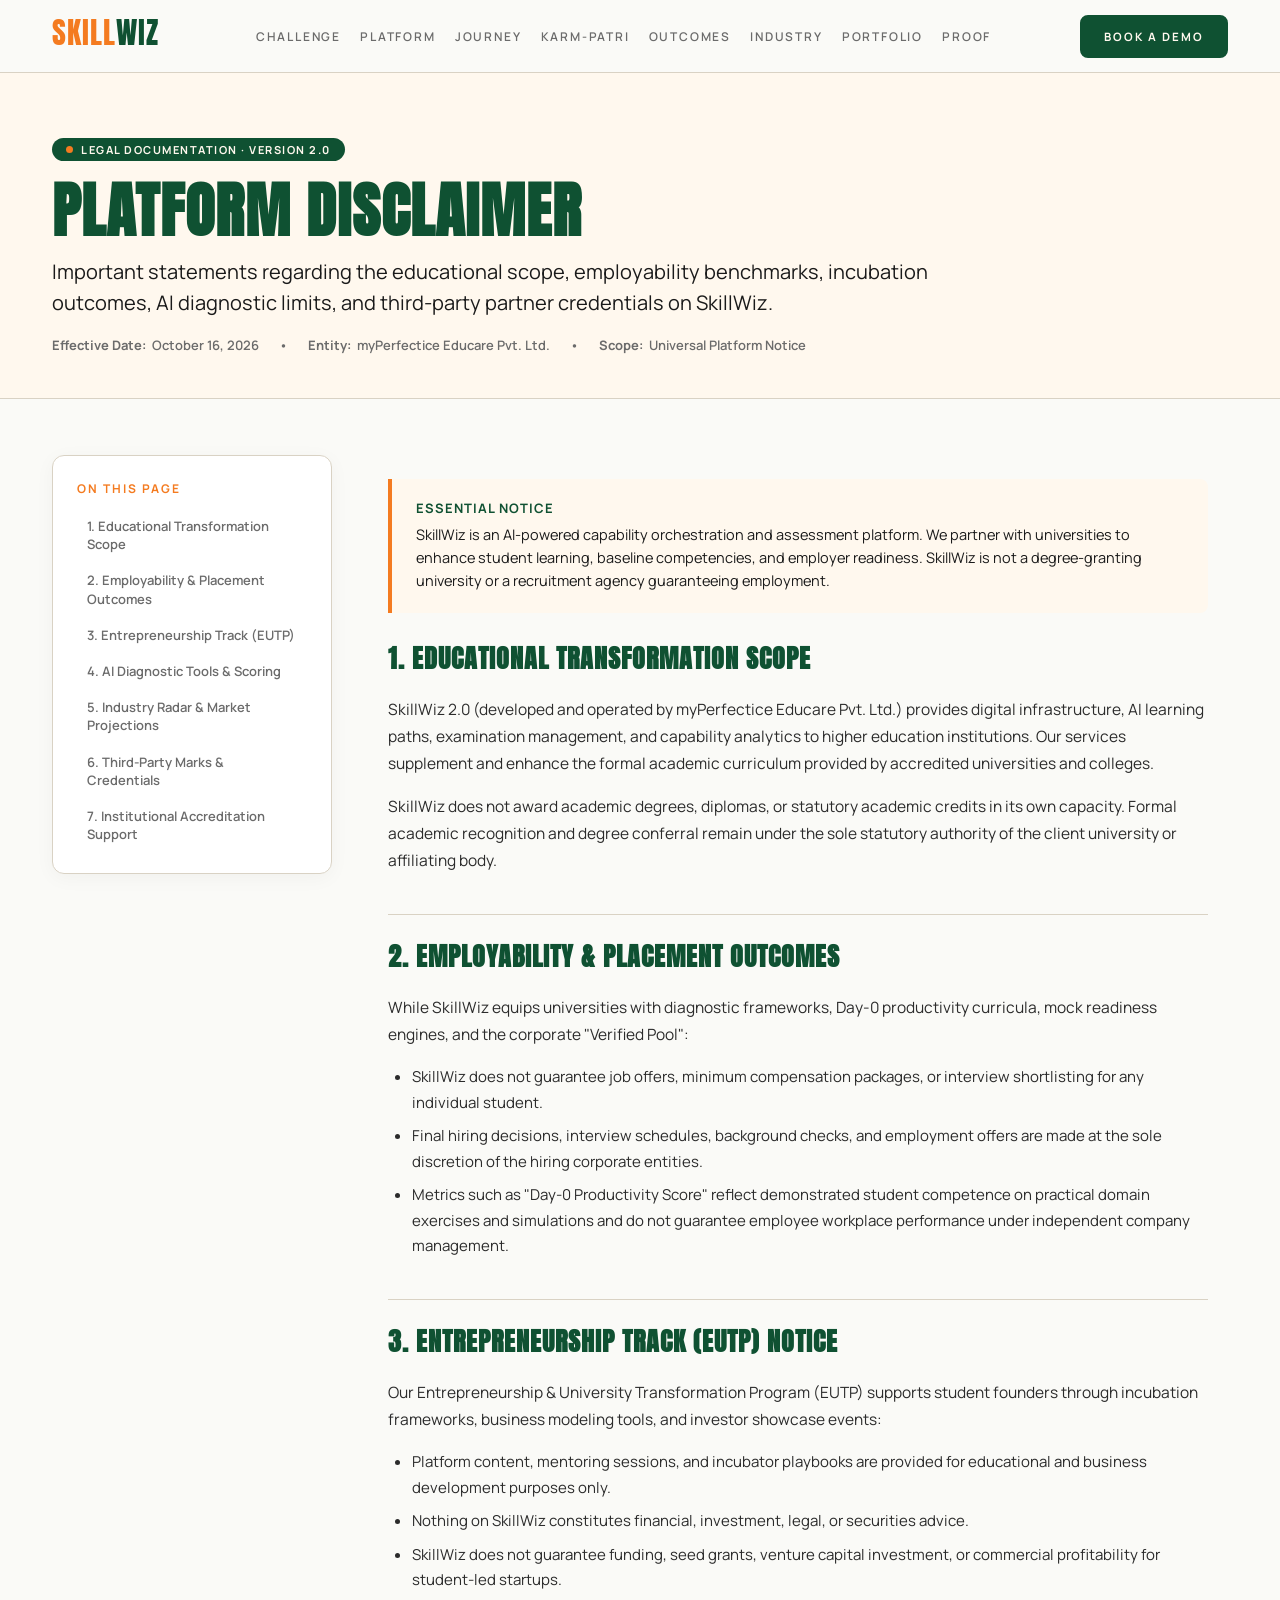
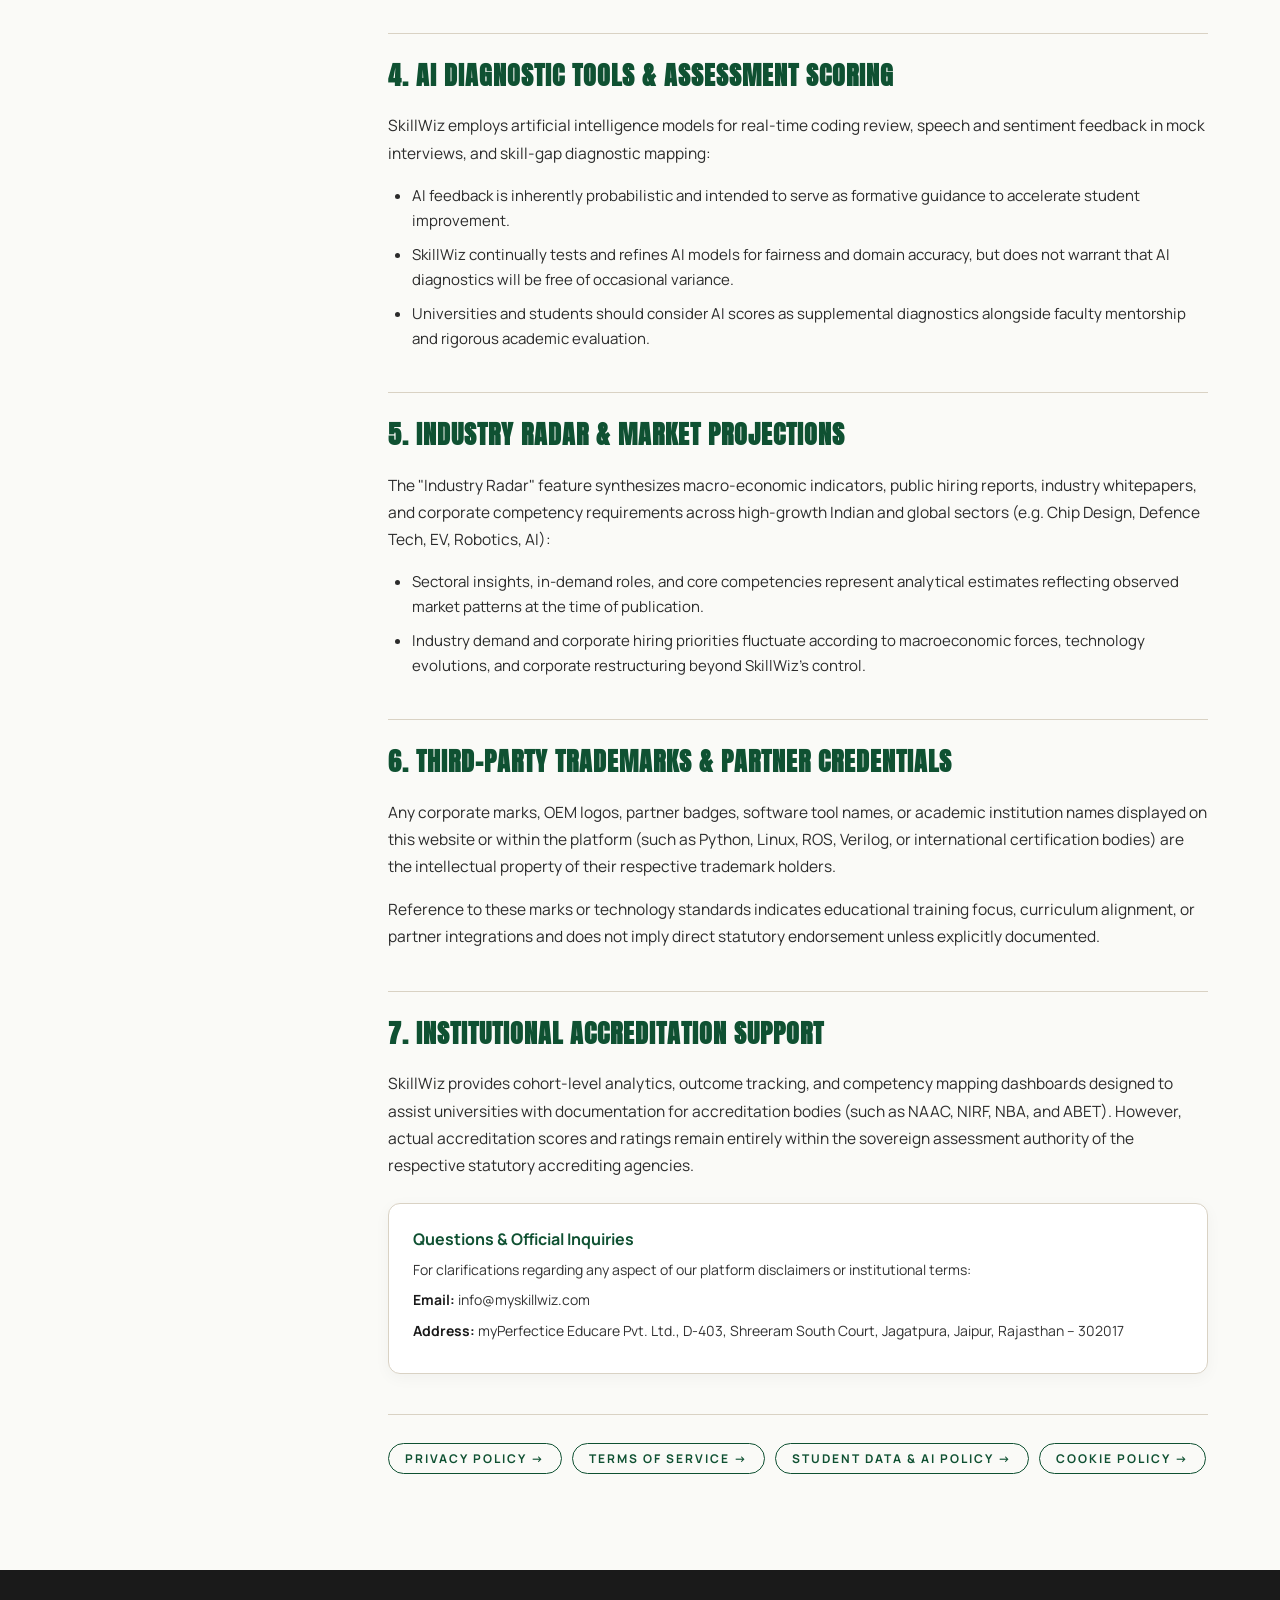
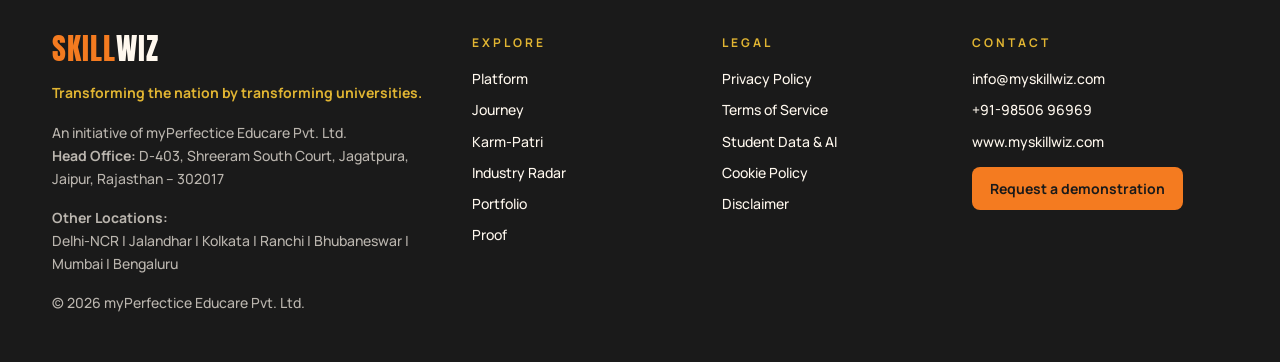
<file: disclaimer.html>
<!doctype html>
<html lang="en">

<head>
    <meta charset="utf-8">
    <meta name="viewport" content="width=device-width,initial-scale=1">
    <title>Disclaimer &amp; Institutional Terms · SkillWiz 2.0</title>
    <meta name="description"
        content="SkillWiz Legal Disclaimer. Clarifying the scope of educational transformation, employability metrics, entrepreneurship tracks, and third-party partner credentials.">
    <link rel="canonical" href="https://www.myskillwiz.com/disclaimer.html">

    <!-- Open Graph / Facebook -->
    <meta property="og:type" content="website">
    <meta property="og:url" content="https://www.myskillwiz.com/disclaimer.html">
    <meta property="og:site_name" content="SkillWiz">
    <meta property="og:title" content="Disclaimer &amp; Institutional Terms · SkillWiz 2.0">
    <meta property="og:description"
        content="Clarifying the scope of educational transformation, employability metrics, entrepreneurship tracks, and third-party credentials.">
    <meta property="og:image" content="https://www.myskillwiz.com/assets/images/og-share.jpg">

    <!-- Twitter -->
    <meta name="twitter:card" content="summary_large_image">
    <meta name="twitter:url" content="https://www.myskillwiz.com/disclaimer.html">
    <meta name="twitter:title" content="Disclaimer &amp; Institutional Terms · SkillWiz 2.0">
    <meta name="twitter:description"
        content="Clarifying the scope of educational transformation, employability metrics, entrepreneurship tracks, and third-party credentials.">
    <meta name="twitter:image" content="https://www.myskillwiz.com/assets/images/og-share.jpg">

    <link rel="preconnect" href="https://fonts.googleapis.com">
    <link rel="preconnect" href="https://fonts.gstatic.com" crossorigin>
    <link href="https://fonts.googleapis.com/css2?family=Anton&family=Manrope:wght@400;500;600;700;800&display=swap"
        rel="stylesheet">
    <link rel="stylesheet" href="assets/css/style.css?v=31">
</head>

<body>
    <header>
        <div class="wrap nav"><a href="index.html#top" aria-label="SkillWiz home"><span
                    class="logo"><i>Skill</i><b>Wiz</b></span><span class="v"></span></a>
            <nav class="links" aria-label="Primary"><a href="index.html#why">Challenge</a><a
                    href="index.html#platform">Platform</a><a href="index.html#journey">Journey</a><a
                    href="index.html#karm">Karm-Patri</a><a href="index.html#outcomes">Outcomes</a><a
                    href="index.html#industry-radar-section">Industry</a><a href="index.html#portfolio">Portfolio</a><a
                    href="index.html#proof">Proof</a></nav>
            <a class="btn" href="index.html#contact">Book a demo</a>
        </div>
    </header>

    <main>
        <section class="legal-hero">
            <div class="wrap">
                <span class="badge"><i></i> Legal Documentation · Version 2.0</span>
                <h1>Platform Disclaimer</h1>
                <p class="lead">Important statements regarding the educational scope, employability benchmarks,
                    incubation outcomes, AI diagnostic limits, and third-party partner credentials on SkillWiz.</p>
                <div class="meta">
                    <span><strong>Effective Date:</strong> October 16, 2026</span>
                    <span>•</span>
                    <span><strong>Entity:</strong> myPerfectice Educare Pvt. Ltd.</span>
                    <span>•</span>
                    <span><strong>Scope:</strong> Universal Platform Notice</span>
                </div>
            </div>
        </section>

        <section class="legal-section">
            <div class="wrap legal-grid">
                <aside class="legal-toc" aria-label="Table of Contents">
                    <h4>On This Page</h4>
                    <ul>
                        <li><a href="#enablement">1. Educational Transformation Scope</a></li>
                        <li><a href="#placement">2. Employability &amp; Placement Outcomes</a></li>
                        <li><a href="#eutp">3. Entrepreneurship Track (EUTP)</a></li>
                        <li><a href="#ai-limits">4. AI Diagnostic Tools &amp; Scoring</a></li>
                        <li><a href="#radar">5. Industry Radar &amp; Market Projections</a></li>
                        <li><a href="#trademarks">6. Third-Party Marks &amp; Credentials</a></li>
                        <li><a href="#accreditation">7. Institutional Accreditation Support</a></li>
                    </ul>
                </aside>

                <article class="legal-content">
                    <div class="legal-callout">
                        <h4>Essential Notice</h4>
                        <p>SkillWiz is an AI-powered capability orchestration and assessment platform. We partner with universities to enhance student learning, baseline competencies, and employer readiness. SkillWiz is not a degree-granting university or a recruitment agency guaranteeing employment.</p>
                    </div>

                    <h2 id="enablement">1. Educational Transformation Scope</h2>
                    <p>SkillWiz 2.0 (developed and operated by myPerfectice Educare Pvt. Ltd.) provides digital infrastructure, AI learning paths, examination management, and capability analytics to higher education institutions. Our services supplement and enhance the formal academic curriculum provided by accredited universities and colleges.</p>
                    <p>SkillWiz does not award academic degrees, diplomas, or statutory academic credits in its own capacity. Formal academic recognition and degree conferral remain under the sole statutory authority of the client university or affiliating body.</p>

                    <h2 id="placement">2. Employability &amp; Placement Outcomes</h2>
                    <p>While SkillWiz equips universities with diagnostic frameworks, Day-0 productivity curricula, mock readiness engines, and the corporate "Verified Pool":</p>
                    <ul>
                        <li>SkillWiz does not guarantee job offers, minimum compensation packages, or interview shortlisting for any individual student.</li>
                        <li>Final hiring decisions, interview schedules, background checks, and employment offers are made at the sole discretion of the hiring corporate entities.</li>
                        <li>Metrics such as "Day-0 Productivity Score" reflect demonstrated student competence on practical domain exercises and simulations and do not guarantee employee workplace performance under independent company management.</li>
                    </ul>

                    <h2 id="eutp">3. Entrepreneurship Track (EUTP) Notice</h2>
                    <p>Our Entrepreneurship &amp; University Transformation Program (EUTP) supports student founders through incubation frameworks, business modeling tools, and investor showcase events:</p>
                    <ul>
                        <li>Platform content, mentoring sessions, and incubator playbooks are provided for educational and business development purposes only.</li>
                        <li>Nothing on SkillWiz constitutes financial, investment, legal, or securities advice.</li>
                        <li>SkillWiz does not guarantee funding, seed grants, venture capital investment, or commercial profitability for student-led startups.</li>
                    </ul>

                    <h2 id="ai-limits">4. AI Diagnostic Tools &amp; Assessment Scoring</h2>
                    <p>SkillWiz employs artificial intelligence models for real-time coding review, speech and sentiment feedback in mock interviews, and skill-gap diagnostic mapping:</p>
                    <ul>
                        <li>AI feedback is inherently probabilistic and intended to serve as formative guidance to accelerate student improvement.</li>
                        <li>SkillWiz continually tests and refines AI models for fairness and domain accuracy, but does not warrant that AI diagnostics will be free of occasional variance.</li>
                        <li>Universities and students should consider AI scores as supplemental diagnostics alongside faculty mentorship and rigorous academic evaluation.</li>
                    </ul>

                    <h2 id="radar">5. Industry Radar &amp; Market Projections</h2>
                    <p>The "Industry Radar" feature synthesizes macro-economic indicators, public hiring reports, industry whitepapers, and corporate competency requirements across high-growth Indian and global sectors (e.g. Chip Design, Defence Tech, EV, Robotics, AI):</p>
                    <ul>
                        <li>Sectoral insights, in-demand roles, and core competencies represent analytical estimates reflecting observed market patterns at the time of publication.</li>
                        <li>Industry demand and corporate hiring priorities fluctuate according to macroeconomic forces, technology evolutions, and corporate restructuring beyond SkillWiz's control.</li>
                    </ul>

                    <h2 id="trademarks">6. Third-Party Trademarks &amp; Partner Credentials</h2>
                    <p>Any corporate marks, OEM logos, partner badges, software tool names, or academic institution names displayed on this website or within the platform (such as Python, Linux, ROS, Verilog, or international certification bodies) are the intellectual property of their respective trademark holders.</p>
                    <p>Reference to these marks or technology standards indicates educational training focus, curriculum alignment, or partner integrations and does not imply direct statutory endorsement unless explicitly documented.</p>

                    <h2 id="accreditation">7. Institutional Accreditation Support</h2>
                    <p>SkillWiz provides cohort-level analytics, outcome tracking, and competency mapping dashboards designed to assist universities with documentation for accreditation bodies (such as NAAC, NIRF, NBA, and ABET). However, actual accreditation scores and ratings remain entirely within the sovereign assessment authority of the respective statutory accrediting agencies.</p>

                    <div class="legal-card">
                        <h4>Questions &amp; Official Inquiries</h4>
                        <p>For clarifications regarding any aspect of our platform disclaimers or institutional terms:</p>
                        <p><strong>Email:</strong> <a href="mailto:info@myskillwiz.com">info@myskillwiz.com</a></p>
                        <p><strong>Address:</strong> myPerfectice Educare Pvt. Ltd., D-403, Shreeram South Court, Jagatpura, Jaipur, Rajasthan – 302017</p>
                    </div>

                    <div class="legal-nav-strip">
                        <a href="privacy-policy.html" class="pill">Privacy Policy →</a>
                        <a href="terms-of-service.html" class="pill">Terms of Service →</a>
                        <a href="student-data-policy.html" class="pill">Student Data &amp; AI Policy →</a>
                        <a href="cookie-policy.html" class="pill">Cookie Policy →</a>
                    </div>
                </article>
            </div>
        </section>
    </main>

    <footer class="char">
        <div class="wrap fl">
            <div><span class="logo"><i>Skill</i><b>Wiz</b></span>
                <p class="sm" style="margin-top:12px;color:var(--mustard);font-weight:700">Transforming the nation by
                    transforming universities.</p>
                <p class="sm mut" style="margin-top:16px">An initiative of myPerfectice Educare Pvt.
                    Ltd.<br><strong>Head Office:</strong> D-403, Shreeram South Court, Jagatpura, Jaipur, Rajasthan –
                    302017</p>
                <p class="sm mut" style="margin-top:10px"><strong>Other Locations:</strong><br>Delhi-NCR | Jalandhar |
                    Kolkata | Ranchi | Bhubaneswar | Mumbai | Bengaluru</p>
                <p class="sm mut" style="margin-top:16px">© 2026 myPerfectice Educare Pvt. Ltd.</p>
            </div>
            <div class="sm fc">
                <h5>Explore</h5><a href="index.html#platform">Platform</a><a href="index.html#journey">Journey</a><a
                    href="index.html#karm">Karm-Patri</a><a href="index.html#industry-radar-section">Industry Radar</a><a
                    href="index.html#portfolio">Portfolio</a><a href="index.html#proof">Proof</a>
            </div>
            <div class="sm fc">
                <h5>Legal</h5><a href="privacy-policy.html">Privacy Policy</a><a
                    href="terms-of-service.html">Terms of Service</a><a
                    href="student-data-policy.html">Student Data &amp; AI</a><a
                    href="cookie-policy.html">Cookie Policy</a><a
                    href="disclaimer.html">Disclaimer</a>
            </div>
            <div class="sm fc">
                <h5>Contact</h5><a href="mailto:info@myskillwiz.com">info@myskillwiz.com</a><a
                    href="tel:+919850696969">+91-98506 96969</a><a
                    href="https://www.myskillwiz.com" target="_blank" rel="noopener">www.myskillwiz.com</a><a href="index.html#contact" class="fbtn">Request a
                    demonstration</a>
            </div>
        </div>
    </footer>
</body>

</html>
</file>
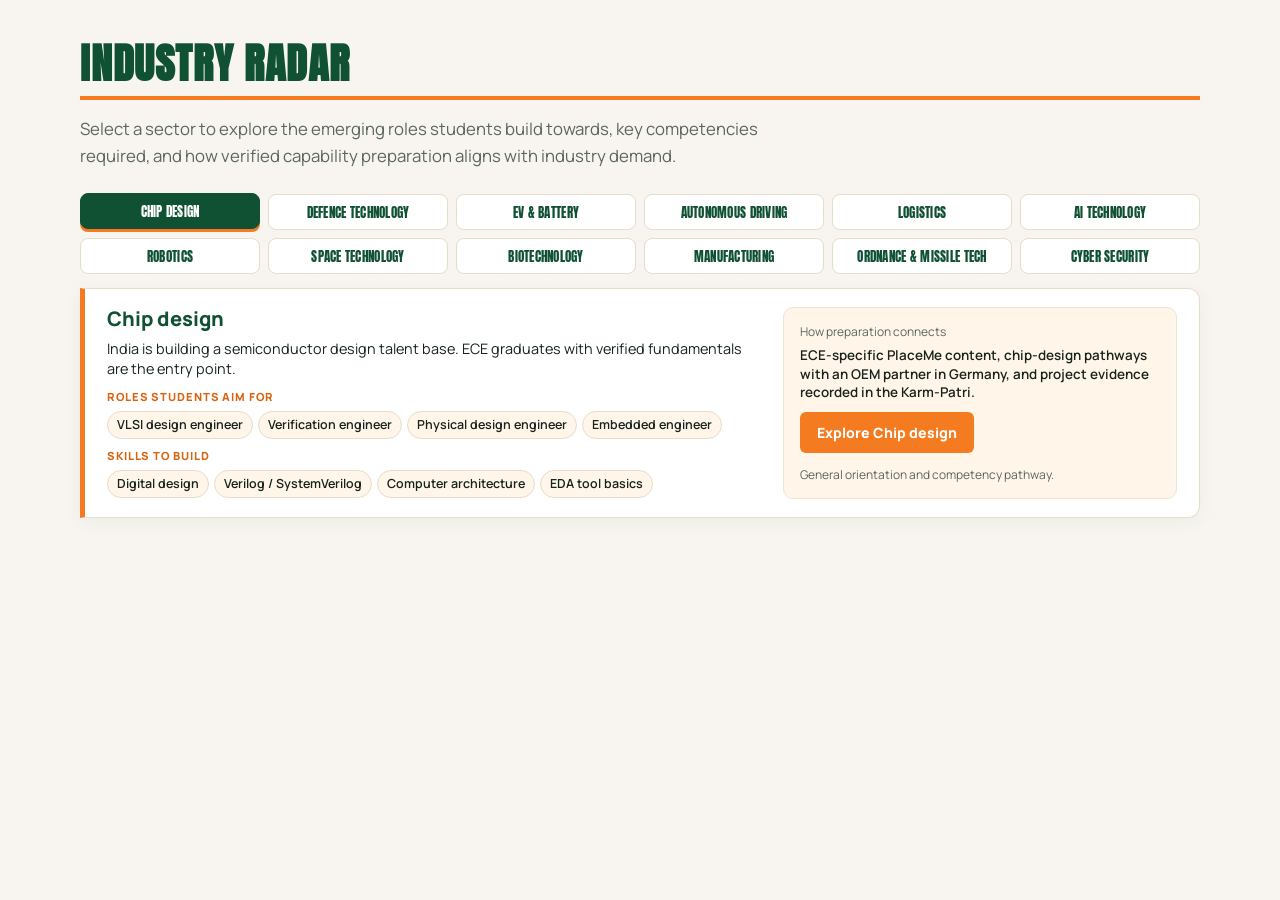
<file: industryradar.html>
<!DOCTYPE html>
<!--
  ╔══════════════════════════════════════════════════════════════════╗
  ║   INDUSTRY RADAR — Standalone Component                         ║
  ║   Extracted from SkillWiz (skillwiz-website/index.html)          ║
  ║                                                                  ║
  ║   HOW TO USE IN ANOTHER WEBSITE:                                 ║
  ║   1. Copy Google Fonts into your <head>                          ║
  ║   2. Copy the CSS into your stylesheet (or keep in <style>)      ║
  ║   3. Copy the HTML markup into your page                         ║
  ║   4. Place the JavaScript before </body>                         ║
  ╚══════════════════════════════════════════════════════════════════╝
-->
<html lang="en">

<head>
    <meta charset="utf-8">
    <meta name="viewport" content="width=device-width, initial-scale=1">
    <title>Industry Radar — The Sectors Where India Is Hiring and Building</title>
    <meta name="description" content="Industry Radar — Explore key growth sectors in India and how SkillWiz connects preparation to career pathways.">
    <link rel="canonical" href="https://www.myskillwiz.com/industryradar.html">

    <!-- Open Graph / Facebook -->
    <meta property="og:type" content="website">
    <meta property="og:url" content="https://www.myskillwiz.com/industryradar.html">
    <meta property="og:site_name" content="SkillWiz">
    <meta property="og:title" content="Industry Radar — The Sectors Where India Is Hiring and Building">
    <meta property="og:description" content="Explore key growth sectors in India and how SkillWiz connects preparation to career pathways.">
    <meta property="og:image" content="https://www.myskillwiz.com/assets/images/og-share.jpg">

    <!-- Twitter -->
    <meta name="twitter:card" content="summary_large_image">
    <meta name="twitter:url" content="https://www.myskillwiz.com/industryradar.html">
    <meta name="twitter:title" content="Industry Radar — The Sectors Where India Is Hiring and Building">
    <meta name="twitter:description" content="Explore key growth sectors in India and how SkillWiz connects preparation to career pathways.">
    <meta name="twitter:image" content="https://www.myskillwiz.com/assets/images/og-share.jpg">

    <!-- Google Fonts -->
    <link rel="preconnect" href="https://fonts.googleapis.com">
    <link rel="preconnect" href="https://fonts.gstatic.com" crossorigin>
    <link href="https://fonts.googleapis.com/css2?family=Anton&family=Manrope:wght@400;500;600;700;800&display=swap"
        rel="stylesheet">

    <style>
        /* ─── BASE & ROOT VARIABLES ─── */
        :root {
            --radar-green: #0F5132;
            --radar-green-deep: #0A3A24;
            --radar-orange: #F47B20;
            --radar-orange-deep: #D9640F;
            --radar-cream: #FFF5E8;
            --radar-paper: #FFFFFF;
            --radar-ink: #18231D;
            --radar-muted: #5B6660;
            --radar-line: #E6DDCC;
            --radar-gold: #E9B824;
            --radar-font-display: 'Anton', 'Impact', sans-serif;
            --radar-font-body: 'Manrope', system-ui, -apple-system, sans-serif;
        }

        * {
            box-sizing: border-box;
        }

        body {
            margin: 0;
            padding: 40px 16px;
            background: #F8F5F0;
            font-family: var(--radar-font-body);
            color: var(--radar-ink);
            line-height: 1.6;
            -webkit-font-smoothing: antialiased;
        }

        /* ─── COMPONENT CONTAINER ─── */
        .radar-container {
            max-width: 1120px;
            margin: 0 auto;
        }

        .radar-title {
            font-family: var(--radar-font-display);
            text-transform: uppercase;
            letter-spacing: .02em;
            font-size: clamp(1.8rem, 3.5vw, 2.6rem);
            color: var(--radar-green);
            margin: 0 0 8px;
            line-height: 1.15;
        }

        .radar-rule {
            height: 4px;
            width: 100%;
            background: var(--radar-orange);
            border: none;
            margin: 0 0 16px;
        }

        .radar-subtitle {
            font-size: 1.05rem;
            color: var(--radar-muted);
            margin: 0 0 24px;
            max-width: 72ch;
        }

        /* ─── SECTOR BUTTONS GRID ─── */
        .sectors {
            display: grid;
            grid-template-columns: repeat(6, 1fr);
            gap: 8px;
        }

        .sectors button {
            font-family: var(--radar-font-display);
            text-transform: uppercase;
            text-align: center;
            padding: 8px 6px;
            font-size: .84rem;
            letter-spacing: .02em;
            color: var(--radar-green);
            background: #ffffff;
            border: 1.5px solid var(--radar-line);
            border-radius: 8px;
            cursor: pointer;
            display: flex;
            align-items: center;
            justify-content: center;
            line-height: 1.2;
            min-height: 36px;
            user-select: none;
            transition: border-color .15s, background .15s, color .15s, box-shadow .15s, transform .15s;
        }

        .sectors button:hover {
            border-color: var(--radar-orange);
            transform: translateY(-1px);
        }

        .sectors button[aria-pressed="true"] {
            background: var(--radar-green);
            color: #ffffff;
            border-color: var(--radar-green);
            box-shadow: 0 3px 0 var(--radar-orange);
            transform: translateY(-1px);
        }

        .sectors button:focus-visible {
            outline: 2.5px solid var(--radar-gold);
            outline-offset: 1px;
        }

        @media (max-width: 960px) {
            .sectors {
                grid-template-columns: repeat(4, 1fr);
            }
        }

        @media (max-width: 640px) {
            .sectors {
                grid-template-columns: repeat(3, 1fr);
            }
        }

        @media (max-width: 440px) {
            .sectors {
                grid-template-columns: repeat(2, 1fr);
            }
        }

        /* ─── RADAR DETAIL CARD ─── */
        .radar {
            margin-top: 14px;
            display: grid;
            grid-template-columns: 1.25fr .75fr;
            gap: 20px;
            background: #ffffff;
            border: 1px solid var(--radar-line);
            border-left: 5px solid var(--radar-orange);
            border-radius: 0 12px 12px 0;
            padding: 18px 22px;
            box-shadow: 0 4px 18px rgba(15, 81, 50, 0.05);
            animation: radarFadeIn .25s ease-out;
        }

        @keyframes radarFadeIn {
            from {
                opacity: 0;
                transform: translateY(6px);
            }

            to {
                opacity: 1;
                transform: translateY(0);
            }
        }

        .radar>* {
            min-width: 0;
        }

        .radar h3 {
            font-size: 1.25rem;
            font-weight: 800;
            color: var(--radar-green);
            margin: 0 0 4px;
            line-height: 1.2;
        }

        .radar p {
            margin: 0;
            color: var(--radar-ink);
            font-size: .9rem;
            line-height: 1.45;
        }

        .radar .lbl {
            font-size: .7rem;
            font-weight: 800;
            letter-spacing: .08em;
            text-transform: uppercase;
            color: var(--radar-orange-deep);
            margin: 8px 0 5px;
        }

        .rtags {
            display: flex;
            flex-wrap: wrap;
            gap: 5px;
        }

        .rtags span {
            background: var(--radar-cream);
            border: 1px solid var(--radar-line);
            border-radius: 999px;
            padding: 3px 9px;
            font-size: .78rem;
            font-weight: 600;
            color: var(--radar-ink);
        }

        /* ─── RADAR SIDEBAR PANEL ─── */
        .radar .help {
            background: var(--radar-cream);
            padding: 14px 16px;
            border-radius: 10px;
            align-self: start;
            border: 1px solid #EFE4D2;
        }

        .radar .fine {
            font-size: .75rem;
            color: var(--radar-muted);
            display: block;
        }

        .radar .help p {
            margin: 5px 0 10px;
            font-weight: 600;
            color: var(--radar-ink);
            font-size: .84rem;
            line-height: 1.4;
        }

        .btn {
            display: inline-flex;
            align-items: center;
            justify-content: center;
            gap: 8px;
            font-weight: 800;
            font-family: var(--radar-font-body);
            padding: 11px 18px;
            border-radius: 6px;
            border: 2px solid transparent;
            cursor: pointer;
            text-decoration: none;
            transition: background .15s, transform .15s;
        }

        .btn-primary {
            background: var(--radar-orange);
            color: #ffffff;
        }

        .btn-primary:hover {
            background: var(--radar-orange-deep);
            transform: translateY(-1px);
        }

        .btn-sm {
            padding: 9px 15px;
            font-size: .88rem;
        }

        @media (max-width: 820px) {
            .radar {
                grid-template-columns: 1fr;
                padding: 20px;
            }
        }
    </style>
</head>

<body>

    <!-- ═══════════════════════ HTML START ═══════════════════════ -->
    <section class="radar-container" id="industry-radar-section">
        <h2 class="radar-title">Industry Radar</h2>
        <hr class="radar-rule">
        <p class="radar-subtitle">
            Select a sector to explore the emerging roles students build towards, key competencies required, and how
            verified capability preparation aligns with industry demand.
        </p>

        <!-- 12 Sector selection buttons -->
        <div class="sectors" id="sectors" role="tablist" aria-label="Industry sectors">
            <button type="button" role="tab" aria-pressed="true" aria-selected="true">Chip design</button>
            <button type="button" role="tab" aria-pressed="false" aria-selected="false">Defence technology</button>
            <button type="button" role="tab" aria-pressed="false" aria-selected="false">EV &amp; battery</button>
            <button type="button" role="tab" aria-pressed="false" aria-selected="false">Autonomous driving</button>
            <button type="button" role="tab" aria-pressed="false" aria-selected="false">Logistics</button>
            <button type="button" role="tab" aria-pressed="false" aria-selected="false">AI technology</button>
            <button type="button" role="tab" aria-pressed="false" aria-selected="false">Robotics</button>
            <button type="button" role="tab" aria-pressed="false" aria-selected="false">Space technology</button>
            <button type="button" role="tab" aria-pressed="false" aria-selected="false">Biotechnology</button>
            <button type="button" role="tab" aria-pressed="false" aria-selected="false">Manufacturing</button>
            <button type="button" role="tab" aria-pressed="false" aria-selected="false">Ordnance &amp; missile
                tech</button>
            <button type="button" role="tab" aria-pressed="false" aria-selected="false">Cyber security</button>
        </div>

        <!-- Dynamic details panel -->
        <div class="radar" id="radar" aria-live="polite"></div>
    </section>
    <!-- ════════════════════════ HTML END ════════════════════════ -->

    <!-- ═════════════════════ JAVASCRIPT ════════════════════════ -->
    <script>
        (function initIndustryRadar() {
            // 12 Sectors Dataset: [Sector Name, Overview, Roles Aimed For, Skills to Build, Preparation Method]
            const R = [
                [
                    "Chip design",
                    "India is building a semiconductor design talent base. ECE graduates with verified fundamentals are the entry point.",
                    ["VLSI design engineer", "Verification engineer", "Physical design engineer", "Embedded engineer"],
                    ["Digital design", "Verilog / SystemVerilog", "Computer architecture", "EDA tool basics"],
                    "ECE-specific PlaceMe content, chip-design pathways with an OEM partner in Germany, and project evidence recorded in the Karm-Patri."
                ],
                [
                    "Defence technology",
                    "Defence electronics, avionics and systems need engineers who can show applied, tested capability.",
                    ["Embedded systems engineer", "Signal processing engineer", "Systems integration engineer", "Test and quality engineer"],
                    ["Embedded C / C++", "Control systems", "RF and communications basics", "Systems thinking"],
                    "Core-technical baselines, project evidence from labs and Centres of Excellence, and orientation to the sector from Year 2."
                ],
                [
                    "EV & battery",
                    "Electric mobility and energy storage are creating roles across electrical, mechanical and software streams.",
                    ["Battery systems engineer", "Power electronics engineer", "Vehicle software engineer", "Manufacturing engineer"],
                    ["Power electronics", "Battery management basics", "Embedded software", "CAD and thermal basics"],
                    "EE and ME core assessments, EV and battery labs, and a visible path from project to role."
                ],
                [
                    "Autonomous driving",
                    "Perception, planning and control combine software, sensors and safety thinking.",
                    ["Perception engineer", "Controls engineer", "Simulation engineer", "Embedded software engineer"],
                    ["Python and C++", "Linear algebra and probability", "Sensor basics", "Machine learning foundations"],
                    "Coding and cognitive baselines, N2N coding practice and live-project evidence."
                ],
                [
                    "Logistics",
                    "Supply chains are being rebuilt around data, automation and visibility.",
                    ["Supply-chain analyst", "Operations planner", "Warehouse automation engineer", "Data analyst"],
                    ["Data analysis", "Operations research basics", "ERP familiarity", "Communication"],
                    "Management-stream baselines, analytics credentials with partners and company-specific mocks."
                ],
                [
                    "AI technology",
                    "AI is moving from labs into every sector, with demand for builders and for people who can apply it.",
                    ["ML engineer", "Data scientist", "AI product analyst", "MLOps engineer"],
                    ["Python", "Statistics", "Machine learning", "Problem framing"],
                    "AI/ML credentials with partners, coding practice, and projects verified in the Karm-Patri."
                ],
                [
                    "Robotics",
                    "Robots combine mechanics, electronics and software; teams need all three.",
                    ["Robotics engineer", "Mechatronics engineer", "Automation engineer", "Embedded engineer"],
                    ["Embedded systems", "Kinematics basics", "Control systems", "ROS and simulation"],
                    "Robotics and innovation labs on campus, with student projects recorded as evidence."
                ],
                [
                    "Space technology",
                    "A growing private space ecosystem is hiring for design, testing and data.",
                    ["Avionics engineer", "Mission analyst", "Satellite systems engineer", "Ground-systems software engineer"],
                    ["Embedded systems", "Signals and systems", "Python", "Systems engineering basics"],
                    "Core-technical assessment, hackathons and showcases that turn projects into verified proof."
                ],
                [
                    "Biotechnology",
                    "Bioscience, health and agriculture need graduates who can work with data and instruments.",
                    ["Bioinformatics analyst", "Research associate", "Quality and regulatory associate", "Process development associate"],
                    ["Lab practice", "Data analysis", "Statistics", "Documentation and compliance"],
                    "One Karm-Patri framework configured for science, health science and agriculture, not only engineering."
                ],
                [
                    "Manufacturing",
                    "Smarter factories need engineers who understand process, quality and automation.",
                    ["Production engineer", "Quality engineer", "Industrial automation engineer", "Design engineer"],
                    ["CAD", "Process and quality tools", "PLC and automation basics", "Lean basics"],
                    "ME and EE core assessments, industry programmes with partners, and Day-0 productivity training."
                ],
                [
                    "Ordnance & missile tech",
                    "Strategic manufacturing and propulsion need rigorous engineers with verified fundamentals.",
                    ["Mechanical design engineer", "Materials engineer", "Control and guidance engineer", "Test engineer"],
                    ["Mechanics and thermodynamics", "Materials basics", "Control systems", "Precision and documentation"],
                    "Core-technical baselines in ME, EE and ECE, with verified project evidence for specialist recruiters."
                ],
                [
                    "Cyber security",
                    "Every organisation now needs people who can defend systems and respond to incidents.",
                    ["Security analyst", "SOC analyst", "Penetration tester", "Cloud security engineer"],
                    ["Networking", "Operating systems", "Scripting", "Security fundamentals"],
                    "Cyber security micro-credentials with an Australian partner, recorded in the Karm-Patri."
                ]
            ];

            const sec = document.getElementById("sectors");
            const box = document.getElementById("radar");
            const buttons = sec.querySelectorAll("button");

            function esc(str) {
                return (str || '')
                    .replace(/&/g, '&amp;')
                    .replace(/</g, '&lt;')
                    .replace(/>/g, '&gt;')
                    .replace(/"/g, '&quot;');
            }

            function selectSector(index) {
                buttons.forEach((btn, j) => {
                    const isActive = (j === index);
                    btn.setAttribute("aria-pressed", isActive ? "true" : "false");
                    btn.setAttribute("aria-selected", isActive ? "true" : "false");
                });

                const r = R[index];
                box.innerHTML = `
          <div>
            <h3>${esc(r[0])}</h3>
            <p style="margin:8px 0 0">${esc(r[1])}</p>
            <div class="lbl">Roles students aim for</div>
            <div class="rtags">${r[2].map(x => `<span>${esc(x)}</span>`).join("")}</div>
            <div class="lbl">Skills to build</div>
            <div class="rtags">${r[3].map(x => `<span>${esc(x)}</span>`).join("")}</div>
          </div>
          <div class="help">
            <span class="fine">How preparation connects</span>
            <p>${esc(r[4])}</p>
            <button type="button" class="btn btn-primary btn-sm">Explore ${esc(r[0])}</button>
            <span class="fine" style="margin-top:12px">General orientation and competency pathway.</span>
          </div>
        `;
            }

            buttons.forEach((btn, i) => {
                btn.addEventListener("click", () => selectSector(i));
            });

            // Initialize with first sector
            selectSector(0);
        })();
    </script>
</body>

</html>
</file>
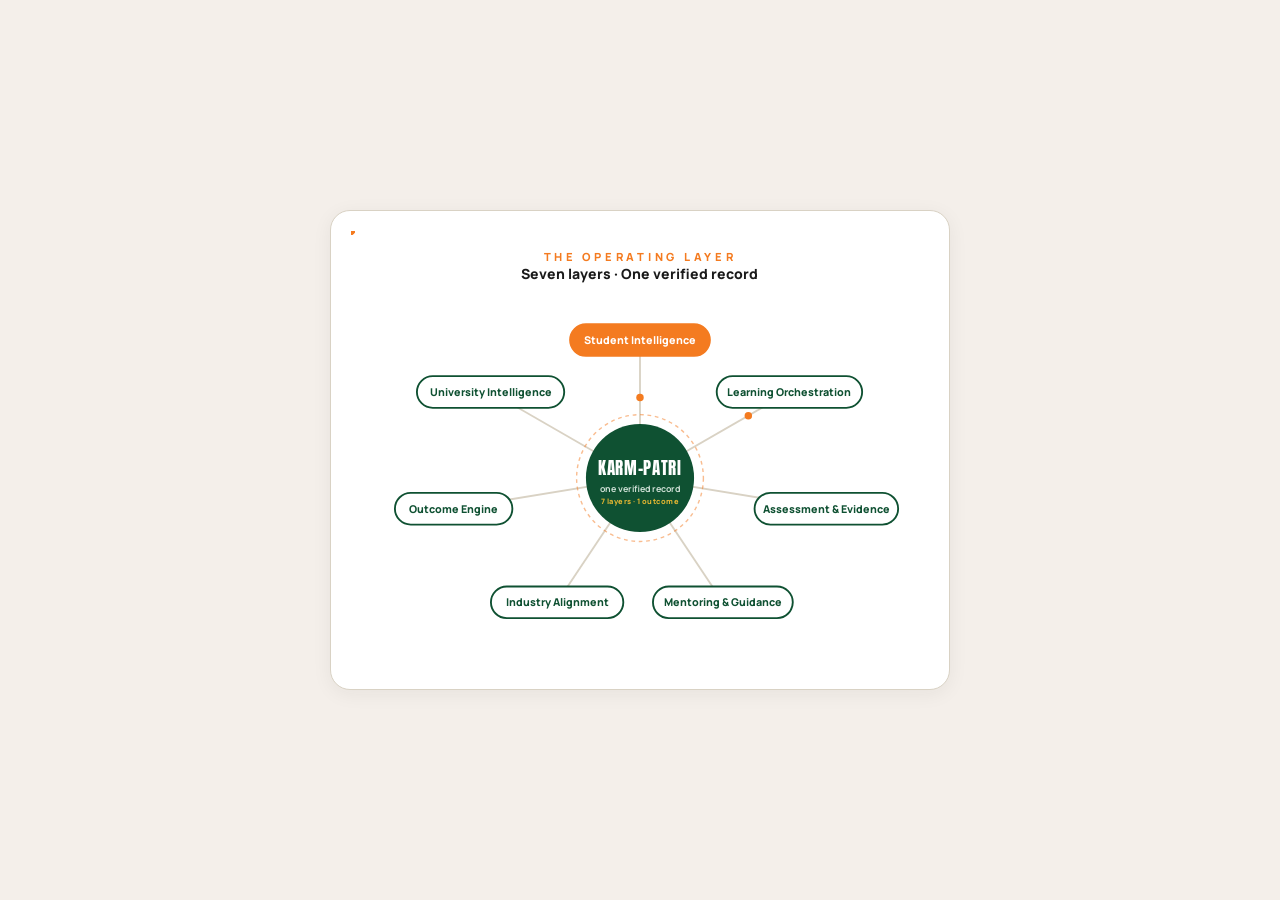
<file: krman.html>
<!DOCTYPE html>
<html lang="en">
<head>
  <meta charset="utf-8">
  <meta name="viewport" content="width=device-width, initial-scale=1">
  <title>Karm-Patri Operating Layer Hub</title>
  <meta name="description" content="Karm-Patri Operating Layer Hub — Seven layers, one verified student capability record.">
  <link rel="canonical" href="https://www.myskillwiz.com/krman.html">

  <!-- Open Graph / Facebook -->
  <meta property="og:type" content="website">
  <meta property="og:url" content="https://www.myskillwiz.com/krman.html">
  <meta property="og:site_name" content="SkillWiz">
  <meta property="og:title" content="Karm-Patri Operating Layer Hub">
  <meta property="og:description" content="Seven layers, one verified student capability record.">
  <meta property="og:image" content="https://www.myskillwiz.com/assets/images/og-share.jpg">

  <!-- Twitter -->
  <meta name="twitter:card" content="summary_large_image">
  <meta name="twitter:url" content="https://www.myskillwiz.com/krman.html">
  <meta name="twitter:title" content="Karm-Patri Operating Layer Hub">
  <meta name="twitter:description" content="Seven layers, one verified student capability record.">
  <meta name="twitter:image" content="https://www.myskillwiz.com/assets/images/og-share.jpg">
  <!-- Google Fonts -->
  <link rel="preconnect" href="https://fonts.googleapis.com">
  <link rel="preconnect" href="https://fonts.gstatic.com" crossorigin>
  <link href="https://fonts.googleapis.com/css2?family=Anton&family=Manrope:wght@700;800&display=swap" rel="stylesheet">

  <style>
    :root {
      --saffron: #F47B20;
      --forest: #0F5132;
      --cream: #FFF8EE;
      --charcoal: #1A1A1A;
      --mustard: #E1B532;
      --hair: #D9D2C4;
      --fd: "Anton", "Impact", sans-serif;
      --fb: "Manrope", -apple-system, sans-serif;
    }

    body {
      margin: 0;
      min-height: 100vh;
      display: flex;
      justify-content: center;
      align-items: center;
      background: #F4EFEA;
      font-family: var(--fb);
    }

    .karm-patri-hub-card {
      background: #ffffff;
      border: 1px solid var(--hair);
      border-radius: 20px;
      box-shadow: 0 4px 20px rgba(26,26,26,.06);
      padding: 20px;
      width: 100%;
      max-width: 620px;
      box-sizing: border-box;
    }

    .karm-patri-hub {
      width: 100%;
      height: auto;
      display: block;
      user-select: none;
    }
    .karm-patri-hub .lh1 {
      font: 800 12px var(--fb);
      letter-spacing: 4px;
      fill: var(--saffron);
    }
    .karm-patri-hub .lh2 {
      font: 800 15px var(--fb);
      fill: var(--charcoal);
    }
    .karm-patri-hub .sp {
      stroke: var(--hair);
      stroke-width: 2;
      fill: none;
    }
    .karm-patri-hub .mv {
      fill: var(--saffron);
    }
    .karm-patri-hub .ring {
      stroke: var(--saffron);
      stroke-width: 1.5;
      stroke-dasharray: 4 4;
      fill: none;
      opacity: .5;
    }
    .karm-patri-hub .core {
      fill: var(--forest);
    }
    .karm-patri-hub .ct {
      font-family: var(--fd);
      font-size: 18px;
      fill: #ffffff;
      text-anchor: middle;
      letter-spacing: 0.04em;
    }
    .karm-patri-hub .cs {
      font: 700 9.5px var(--fb);
      fill: #CFE0D6;
      text-anchor: middle;
    }
    .karm-patri-hub .csub {
      font: 800 8px var(--fb);
      fill: var(--mustard);
      text-anchor: middle;
      letter-spacing: 0.5px;
    }
    .karm-patri-hub .node {
      cursor: pointer;
      outline: none;
    }
    .karm-patri-hub .node rect {
      fill: #ffffff;
      stroke: var(--forest);
      stroke-width: 2;
      transition: fill 0.2s ease, stroke 0.2s ease;
    }
    .karm-patri-hub .node text {
      font: 800 11.5px var(--fb);
      fill: var(--forest);
      text-anchor: middle;
      pointer-events: none;
      transition: fill 0.2s ease;
    }
    .karm-patri-hub .node:hover rect {
      fill: var(--forest);
      stroke: var(--forest);
    }
    .karm-patri-hub .node:hover text {
      fill: #ffffff;
    }
    .karm-patri-hub .node.on rect {
      fill: var(--saffron);
      stroke: var(--saffron);
    }
    .karm-patri-hub .node.on text {
      fill: #ffffff;
    }
    .karm-patri-hub .node:focus-visible rect {
      stroke: var(--mustard);
      stroke-width: 3.5;
    }
    @media (prefers-reduced-motion: reduce) {
      .karm-patri-hub .mv { display: none; }
    }
  </style>
</head>
<body>

  <div class="karm-patri-hub-card">
    <svg class="karm-patri-hub" id="karmPatriHub" viewBox="0 0 620 470" role="img" aria-label="Seven platform layers continuously feeding one verified Karm-Patri record">
      <!-- Rendered dynamically -->
    </svg>
  </div>

  <script>
    (function initKarmPatriHub() {
      const N = [
        'Student Intelligence',
        'Learning Orchestration',
        'Assessment & Evidence',
        'Mentoring & Guidance',
        'Industry Alignment',
        'Outcome Engine',
        'University Intelligence'
      ];
      const W = [150, 156, 154, 150, 142, 126, 158];

      const cx = 310, cy = 265, rx = 205, ry = 148;
      let spokes = '', movers = '', nodes = '';

      N.forEach((name, k) => {
        const angle = (k * 360 / N.length - 90) * Math.PI / 180;
        const x = +(cx + rx * Math.cos(angle)).toFixed(1);
        const y = +(cy + ry * Math.sin(angle)).toFixed(1);
        const w = W[k], hw = w / 2;

        spokes += `<line class="sp" x1="${x}" y1="${y}" x2="${cx}" y2="${cy}"/>`;

        movers += `
          <circle class="mv" r="4">
            <animateMotion dur="2.4s" begin="${(k * 0.34).toFixed(2)}s" repeatCount="indefinite" path="M${x},${y} L${cx},${cy}"/>
          </circle>
          <circle class="mv" r="3" opacity="0.65">
            <animateMotion dur="2.4s" begin="${(k * 0.34 + 1.2).toFixed(2)}s" repeatCount="indefinite" path="M${x},${y} L${cx},${cy}"/>
          </circle>`;

        nodes += `
          <g class="node${k === 0 ? ' on' : ''}" tabindex="0" role="button" aria-label="Layer ${k+1}: ${name}" data-idx="${k}">
            <rect x="${x - hw}" y="${y - 17}" width="${w}" height="34" rx="17"/>
            <text x="${x}" y="${y + 4.2}">${name.replace('&', '&amp;')}</text>
          </g>`;
      });

      const header = `
        <text x="${cx}" y="32" class="lh1" text-anchor="middle">THE OPERATING LAYER</text>
        <text x="${cx}" y="52" class="lh2" text-anchor="middle">Seven layers · One verified record</text>
      `;

      const centerCircle = `
        <circle class="ring" cx="${cx}" cy="${cy}" r="68"/>
        <circle class="core" cx="${cx}" cy="${cy}" r="58"/>
        <text class="ct" x="${cx}" y="${cy - 3}">KARM-PATRI</text>
        <text class="cs" x="${cx}" y="${cy + 15}">one verified record</text>
        <text class="csub" x="${cx}" y="${cy + 28}">7 layers · 1 outcome</text>
      `;

      const hubSvg = document.getElementById('karmPatriHub');
      hubSvg.innerHTML = header + spokes + movers + centerCircle + nodes;

      hubSvg.addEventListener('click', (e) => {
        const node = e.target.closest('.node');
        if (!node) return;
        hubSvg.querySelectorAll('.node').forEach(n => n.classList.remove('on'));
        node.classList.add('on');
      });

      hubSvg.addEventListener('keydown', (e) => {
        if (e.key === 'Enter' || e.key === ' ') {
          const node = e.target.closest('.node');
          if (node) {
            e.preventDefault();
            hubSvg.querySelectorAll('.node').forEach(n => n.classList.remove('on'));
            node.classList.add('on');
          }
        }
      });
    })();
  </script>

</body>
</html>
</file>
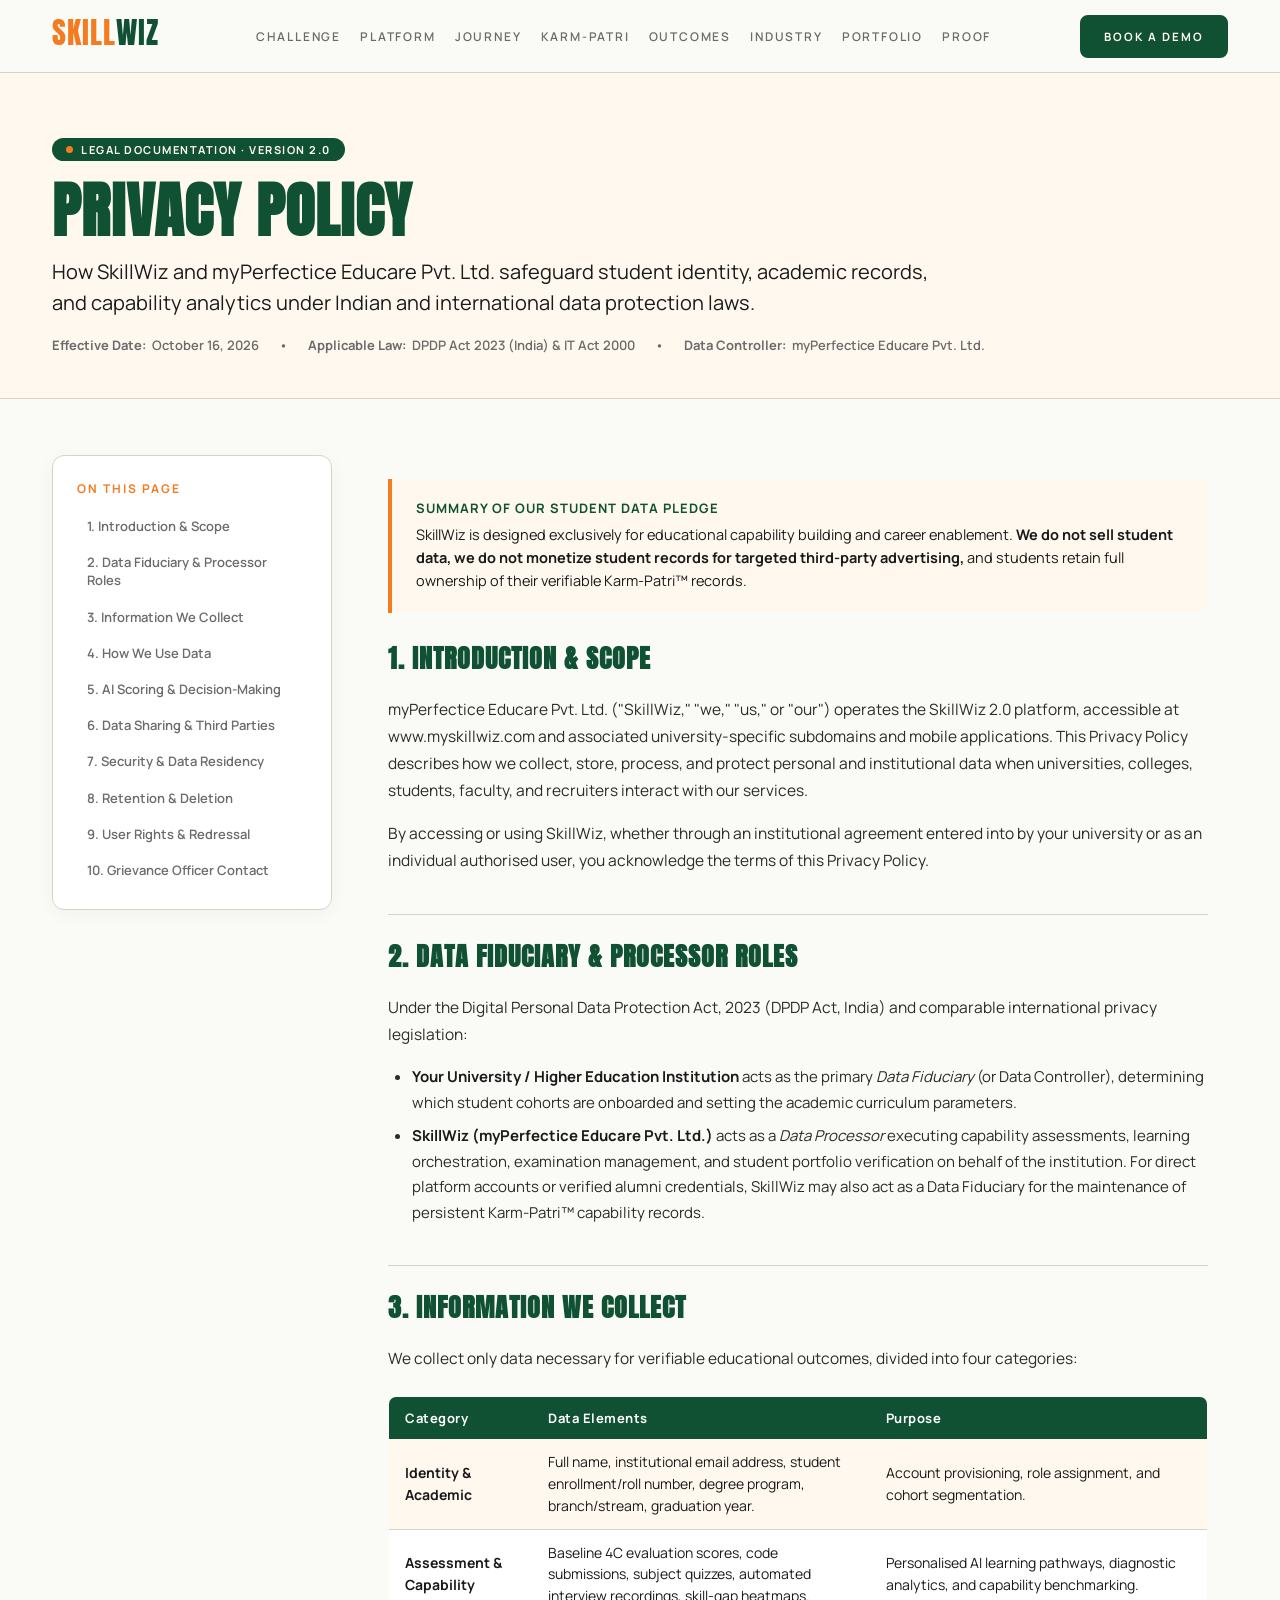
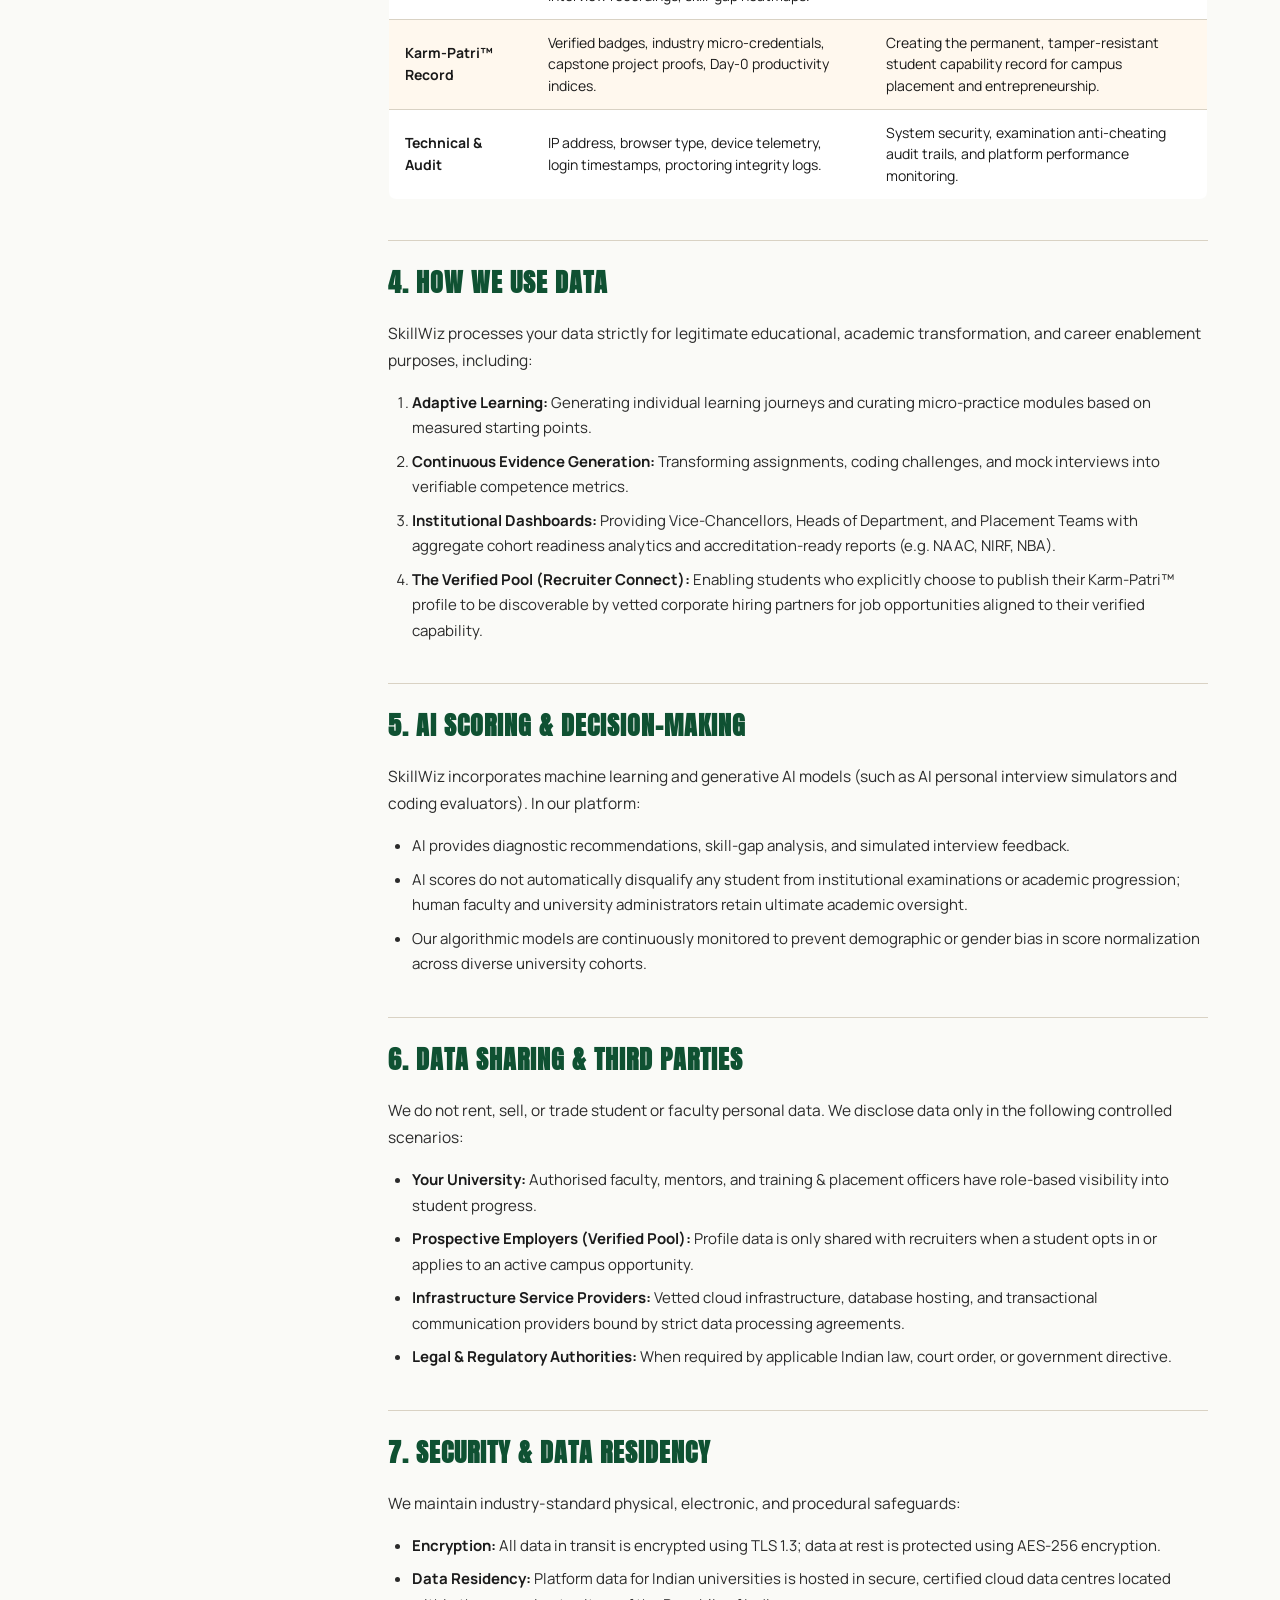
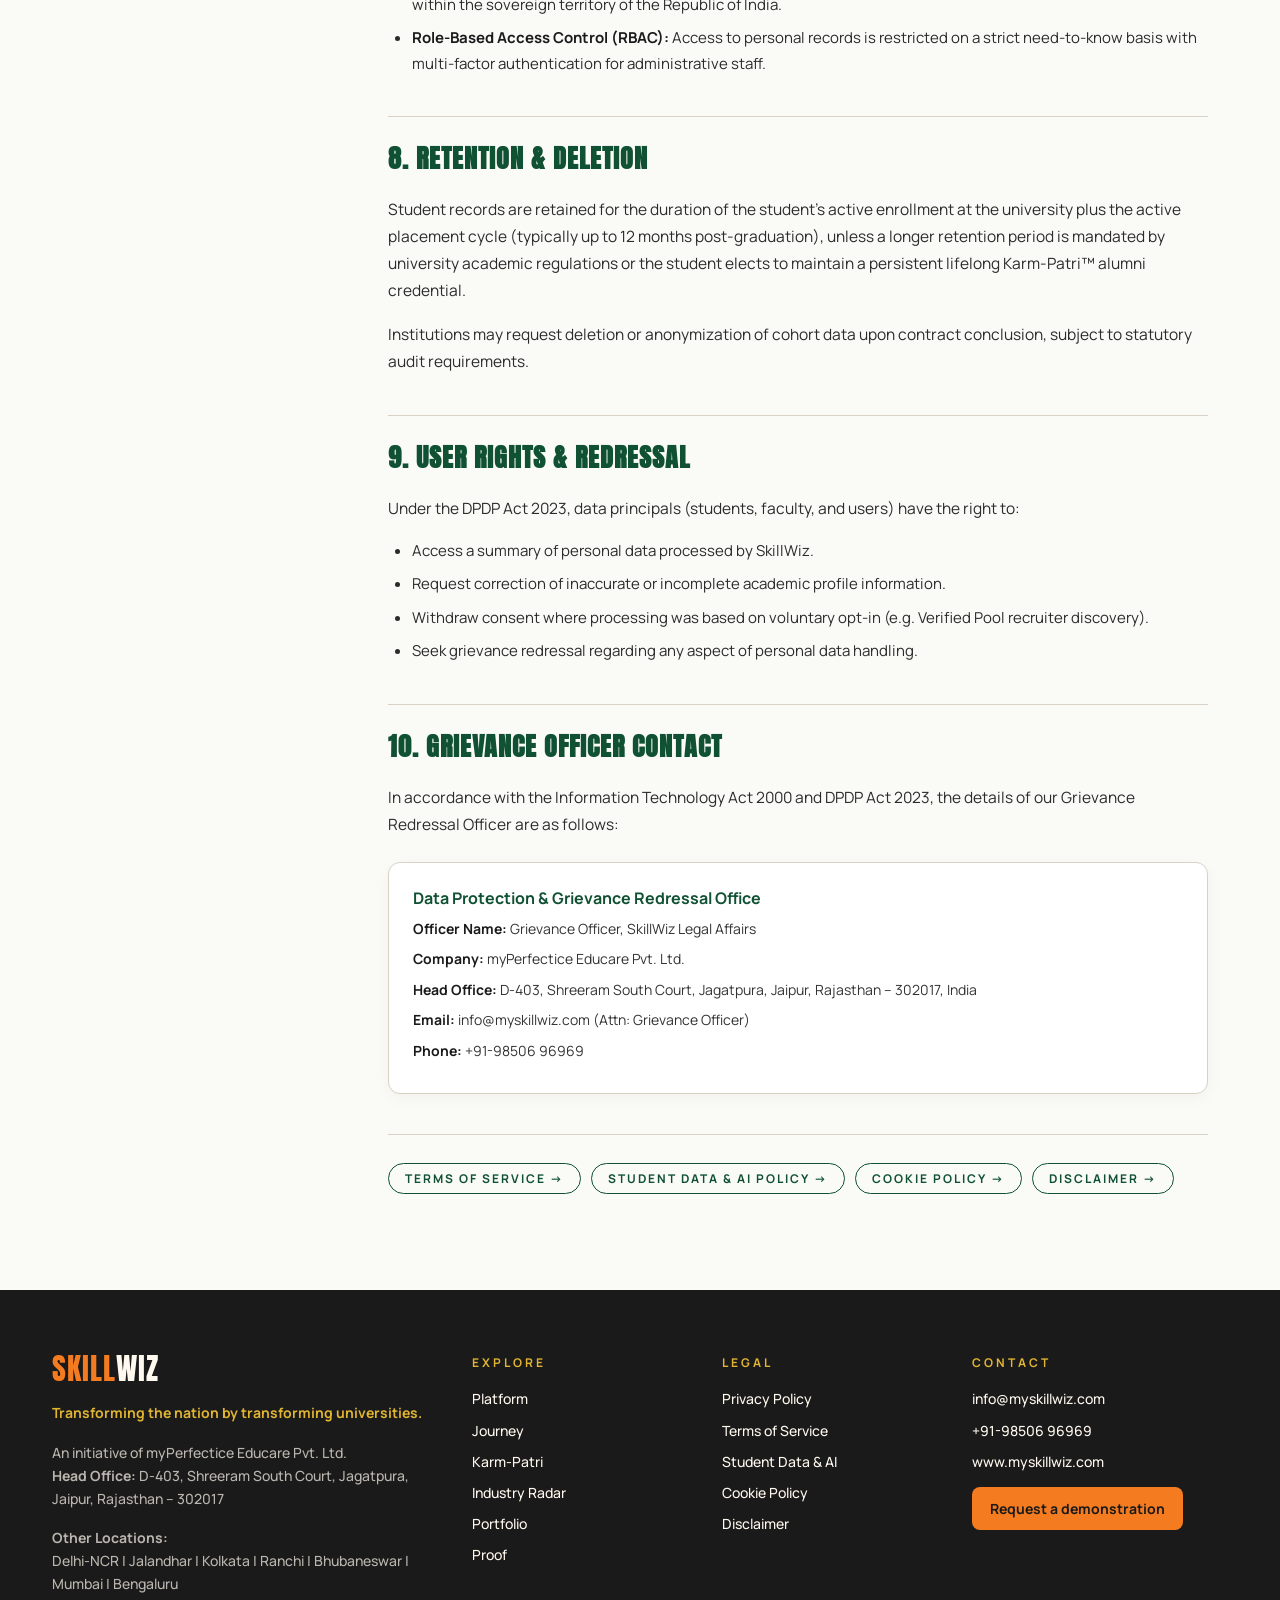
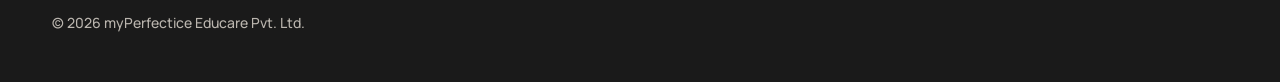
<file: privacy-policy.html>
<!doctype html>
<html lang="en">

<head>
    <meta charset="utf-8">
    <meta name="viewport" content="width=device-width,initial-scale=1">
    <title>Privacy Policy · SkillWiz 2.0</title>
    <meta name="description"
        content="SkillWiz Privacy Policy. Learn how myPerfectice Educare Pvt. Ltd. collects, protects, and governs student, faculty, and university data under the DPDP Act 2023.">
    <link rel="canonical" href="https://www.myskillwiz.com/privacy-policy.html">

    <!-- Open Graph / Facebook -->
    <meta property="og:type" content="website">
    <meta property="og:url" content="https://www.myskillwiz.com/privacy-policy.html">
    <meta property="og:site_name" content="SkillWiz">
    <meta property="og:title" content="Privacy Policy · SkillWiz 2.0">
    <meta property="og:description"
        content="Learn how SkillWiz protects and governs student and institutional data in accordance with the DPDP Act 2023.">
    <meta property="og:image" content="https://www.myskillwiz.com/assets/images/og-share.jpg">

    <!-- Twitter -->
    <meta name="twitter:card" content="summary_large_image">
    <meta name="twitter:url" content="https://www.myskillwiz.com/privacy-policy.html">
    <meta name="twitter:title" content="Privacy Policy · SkillWiz 2.0">
    <meta name="twitter:description"
        content="Learn how SkillWiz protects and governs student and institutional data in accordance with the DPDP Act 2023.">
    <meta name="twitter:image" content="https://www.myskillwiz.com/assets/images/og-share.jpg">

    <link rel="preconnect" href="https://fonts.googleapis.com">
    <link rel="preconnect" href="https://fonts.gstatic.com" crossorigin>
    <link href="https://fonts.googleapis.com/css2?family=Anton&family=Manrope:wght@400;500;600;700;800&display=swap"
        rel="stylesheet">
    <link rel="stylesheet" href="assets/css/style.css?v=31">
</head>

<body>
    <header>
        <div class="wrap nav"><a href="index.html#top" aria-label="SkillWiz home"><span
                    class="logo"><i>Skill</i><b>Wiz</b></span><span class="v"></span></a>
            <nav class="links" aria-label="Primary"><a href="index.html#why">Challenge</a><a
                    href="index.html#platform">Platform</a><a href="index.html#journey">Journey</a><a
                    href="index.html#karm">Karm-Patri</a><a href="index.html#outcomes">Outcomes</a><a
                    href="index.html#industry-radar-section">Industry</a><a href="index.html#portfolio">Portfolio</a><a
                    href="index.html#proof">Proof</a></nav>
            <a class="btn" href="index.html#contact">Book a demo</a>
        </div>
    </header>

    <main>
        <section class="legal-hero">
            <div class="wrap">
                <span class="badge"><i></i> Legal Documentation · Version 2.0</span>
                <h1>Privacy Policy</h1>
                <p class="lead">How SkillWiz and myPerfectice Educare Pvt. Ltd. safeguard student identity, academic records,
                    and capability analytics under Indian and international data protection laws.</p>
                <div class="meta">
                    <span><strong>Effective Date:</strong> October 16, 2026</span>
                    <span>•</span>
                    <span><strong>Applicable Law:</strong> DPDP Act 2023 (India) &amp; IT Act 2000</span>
                    <span>•</span>
                    <span><strong>Data Controller:</strong> myPerfectice Educare Pvt. Ltd.</span>
                </div>
            </div>
        </section>

        <section class="legal-section">
            <div class="wrap legal-grid">
                <aside class="legal-toc" aria-label="Table of Contents">
                    <h4>On This Page</h4>
                    <ul>
                        <li><a href="#introduction">1. Introduction &amp; Scope</a></li>
                        <li><a href="#roles">2. Data Fiduciary &amp; Processor Roles</a></li>
                        <li><a href="#collection">3. Information We Collect</a></li>
                        <li><a href="#purpose">4. How We Use Data</a></li>
                        <li><a href="#ai-governance">5. AI Scoring &amp; Decision-Making</a></li>
                        <li><a href="#sharing">6. Data Sharing &amp; Third Parties</a></li>
                        <li><a href="#security">7. Security &amp; Data Residency</a></li>
                        <li><a href="#retention">8. Retention &amp; Deletion</a></li>
                        <li><a href="#rights">9. User Rights &amp; Redressal</a></li>
                        <li><a href="#grievance">10. Grievance Officer Contact</a></li>
                    </ul>
                </aside>

                <article class="legal-content">
                    <div class="legal-callout">
                        <h4>Summary of Our Student Data Pledge</h4>
                        <p>SkillWiz is designed exclusively for educational capability building and career enablement. <strong>We do not sell student data, we do not monetize student records for targeted third-party advertising,</strong> and students retain full ownership of their verifiable Karm-Patri™ records.</p>
                    </div>

                    <h2 id="introduction">1. Introduction &amp; Scope</h2>
                    <p>myPerfectice Educare Pvt. Ltd. ("SkillWiz," "we," "us," or "our") operates the SkillWiz 2.0 platform, accessible at <a href="https://www.myskillwiz.com">www.myskillwiz.com</a> and associated university-specific subdomains and mobile applications. This Privacy Policy describes how we collect, store, process, and protect personal and institutional data when universities, colleges, students, faculty, and recruiters interact with our services.</p>
                    <p>By accessing or using SkillWiz, whether through an institutional agreement entered into by your university or as an individual authorised user, you acknowledge the terms of this Privacy Policy.</p>

                    <h2 id="roles">2. Data Fiduciary &amp; Processor Roles</h2>
                    <p>Under the Digital Personal Data Protection Act, 2023 (DPDP Act, India) and comparable international privacy legislation:</p>
                    <ul>
                        <li><strong>Your University / Higher Education Institution</strong> acts as the primary <em>Data Fiduciary</em> (or Data Controller), determining which student cohorts are onboarded and setting the academic curriculum parameters.</li>
                        <li><strong>SkillWiz (myPerfectice Educare Pvt. Ltd.)</strong> acts as a <em>Data Processor</em> executing capability assessments, learning orchestration, examination management, and student portfolio verification on behalf of the institution. For direct platform accounts or verified alumni credentials, SkillWiz may also act as a Data Fiduciary for the maintenance of persistent Karm-Patri™ capability records.</li>
                    </ul>

                    <h2 id="collection">3. Information We Collect</h2>
                    <p>We collect only data necessary for verifiable educational outcomes, divided into four categories:</p>

                    <table class="legal-table">
                        <thead>
                            <tr>
                                <th>Category</th>
                                <th>Data Elements</th>
                                <th>Purpose</th>
                            </tr>
                        </thead>
                        <tbody>
                            <tr>
                                <td><strong>Identity &amp; Academic</strong></td>
                                <td>Full name, institutional email address, student enrollment/roll number, degree program, branch/stream, graduation year.</td>
                                <td>Account provisioning, role assignment, and cohort segmentation.</td>
                            </tr>
                            <tr>
                                <td><strong>Assessment &amp; Capability</strong></td>
                                <td>Baseline 4C evaluation scores, code submissions, subject quizzes, automated interview recordings, skill-gap heatmaps.</td>
                                <td>Personalised AI learning pathways, diagnostic analytics, and capability benchmarking.</td>
                            </tr>
                            <tr>
                                <td><strong>Karm-Patri™ Record</strong></td>
                                <td>Verified badges, industry micro-credentials, capstone project proofs, Day-0 productivity indices.</td>
                                <td>Creating the permanent, tamper-resistant student capability record for campus placement and entrepreneurship.</td>
                            </tr>
                            <tr>
                                <td><strong>Technical &amp; Audit</strong></td>
                                <td>IP address, browser type, device telemetry, login timestamps, proctoring integrity logs.</td>
                                <td>System security, examination anti-cheating audit trails, and platform performance monitoring.</td>
                            </tr>
                        </tbody>
                    </table>

                    <h2 id="purpose">4. How We Use Data</h2>
                    <p>SkillWiz processes your data strictly for legitimate educational, academic transformation, and career enablement purposes, including:</p>
                    <ol>
                        <li><strong>Adaptive Learning:</strong> Generating individual learning journeys and curating micro-practice modules based on measured starting points.</li>
                        <li><strong>Continuous Evidence Generation:</strong> Transforming assignments, coding challenges, and mock interviews into verifiable competence metrics.</li>
                        <li><strong>Institutional Dashboards:</strong> Providing Vice-Chancellors, Heads of Department, and Placement Teams with aggregate cohort readiness analytics and accreditation-ready reports (e.g. NAAC, NIRF, NBA).</li>
                        <li><strong>The Verified Pool (Recruiter Connect):</strong> Enabling students who explicitly choose to publish their Karm-Patri™ profile to be discoverable by vetted corporate hiring partners for job opportunities aligned to their verified capability.</li>
                    </ol>

                    <h2 id="ai-governance">5. AI Scoring &amp; Decision-Making</h2>
                    <p>SkillWiz incorporates machine learning and generative AI models (such as AI personal interview simulators and coding evaluators). In our platform:</p>
                    <ul>
                        <li>AI provides diagnostic recommendations, skill-gap analysis, and simulated interview feedback.</li>
                        <li>AI scores do not automatically disqualify any student from institutional examinations or academic progression; human faculty and university administrators retain ultimate academic oversight.</li>
                        <li>Our algorithmic models are continuously monitored to prevent demographic or gender bias in score normalization across diverse university cohorts.</li>
                    </ul>

                    <h2 id="sharing">6. Data Sharing &amp; Third Parties</h2>
                    <p>We do not rent, sell, or trade student or faculty personal data. We disclose data only in the following controlled scenarios:</p>
                    <ul>
                        <li><strong>Your University:</strong> Authorised faculty, mentors, and training &amp; placement officers have role-based visibility into student progress.</li>
                        <li><strong>Prospective Employers (Verified Pool):</strong> Profile data is only shared with recruiters when a student opts in or applies to an active campus opportunity.</li>
                        <li><strong>Infrastructure Service Providers:</strong> Vetted cloud infrastructure, database hosting, and transactional communication providers bound by strict data processing agreements.</li>
                        <li><strong>Legal &amp; Regulatory Authorities:</strong> When required by applicable Indian law, court order, or government directive.</li>
                    </ul>

                    <h2 id="security">7. Security &amp; Data Residency</h2>
                    <p>We maintain industry-standard physical, electronic, and procedural safeguards:</p>
                    <ul>
                        <li><strong>Encryption:</strong> All data in transit is encrypted using TLS 1.3; data at rest is protected using AES-256 encryption.</li>
                        <li><strong>Data Residency:</strong> Platform data for Indian universities is hosted in secure, certified cloud data centres located within the sovereign territory of the Republic of India.</li>
                        <li><strong>Role-Based Access Control (RBAC):</strong> Access to personal records is restricted on a strict need-to-know basis with multi-factor authentication for administrative staff.</li>
                    </ul>

                    <h2 id="retention">8. Retention &amp; Deletion</h2>
                    <p>Student records are retained for the duration of the student's active enrollment at the university plus the active placement cycle (typically up to 12 months post-graduation), unless a longer retention period is mandated by university academic regulations or the student elects to maintain a persistent lifelong Karm-Patri™ alumni credential.</p>
                    <p>Institutions may request deletion or anonymization of cohort data upon contract conclusion, subject to statutory audit requirements.</p>

                    <h2 id="rights">9. User Rights &amp; Redressal</h2>
                    <p>Under the DPDP Act 2023, data principals (students, faculty, and users) have the right to:</p>
                    <ul>
                        <li>Access a summary of personal data processed by SkillWiz.</li>
                        <li>Request correction of inaccurate or incomplete academic profile information.</li>
                        <li>Withdraw consent where processing was based on voluntary opt-in (e.g. Verified Pool recruiter discovery).</li>
                        <li>Seek grievance redressal regarding any aspect of personal data handling.</li>
                    </ul>

                    <h2 id="grievance">10. Grievance Officer Contact</h2>
                    <p>In accordance with the Information Technology Act 2000 and DPDP Act 2023, the details of our Grievance Redressal Officer are as follows:</p>

                    <div class="legal-card">
                        <h4>Data Protection &amp; Grievance Redressal Office</h4>
                        <p><strong>Officer Name:</strong> Grievance Officer, SkillWiz Legal Affairs</p>
                        <p><strong>Company:</strong> myPerfectice Educare Pvt. Ltd.</p>
                        <p><strong>Head Office:</strong> D-403, Shreeram South Court, Jagatpura, Jaipur, Rajasthan – 302017, India</p>
                        <p><strong>Email:</strong> <a href="mailto:info@myskillwiz.com">info@myskillwiz.com</a> (Attn: Grievance Officer)</p>
                        <p><strong>Phone:</strong> <a href="tel:+919850696969">+91-98506 96969</a></p>
                    </div>

                    <div class="legal-nav-strip">
                        <a href="terms-of-service.html" class="pill">Terms of Service →</a>
                        <a href="student-data-policy.html" class="pill">Student Data &amp; AI Policy →</a>
                        <a href="cookie-policy.html" class="pill">Cookie Policy →</a>
                        <a href="disclaimer.html" class="pill">Disclaimer →</a>
                    </div>
                </article>
            </div>
        </section>
    </main>

    <footer class="char">
        <div class="wrap fl">
            <div><span class="logo"><i>Skill</i><b>Wiz</b></span>
                <p class="sm" style="margin-top:12px;color:var(--mustard);font-weight:700">Transforming the nation by
                    transforming universities.</p>
                <p class="sm mut" style="margin-top:16px">An initiative of myPerfectice Educare Pvt.
                    Ltd.<br><strong>Head Office:</strong> D-403, Shreeram South Court, Jagatpura, Jaipur, Rajasthan –
                    302017</p>
                <p class="sm mut" style="margin-top:10px"><strong>Other Locations:</strong><br>Delhi-NCR | Jalandhar |
                    Kolkata | Ranchi | Bhubaneswar | Mumbai | Bengaluru</p>
                <p class="sm mut" style="margin-top:16px">© 2026 myPerfectice Educare Pvt. Ltd.</p>
            </div>
            <div class="sm fc">
                <h5>Explore</h5><a href="index.html#platform">Platform</a><a href="index.html#journey">Journey</a><a
                    href="index.html#karm">Karm-Patri</a><a href="index.html#industry-radar-section">Industry Radar</a><a
                    href="index.html#portfolio">Portfolio</a><a href="index.html#proof">Proof</a>
            </div>
            <div class="sm fc">
                <h5>Legal</h5><a href="privacy-policy.html">Privacy Policy</a><a
                    href="terms-of-service.html">Terms of Service</a><a
                    href="student-data-policy.html">Student Data &amp; AI</a><a
                    href="cookie-policy.html">Cookie Policy</a><a
                    href="disclaimer.html">Disclaimer</a>
            </div>
            <div class="sm fc">
                <h5>Contact</h5><a href="mailto:info@myskillwiz.com">info@myskillwiz.com</a><a
                    href="tel:+919850696969">+91-98506 96969</a><a
                    href="https://www.myskillwiz.com" target="_blank" rel="noopener">www.myskillwiz.com</a><a href="index.html#contact" class="fbtn">Request a
                    demonstration</a>
            </div>
        </div>
    </footer>
</body>

</html>
</file>
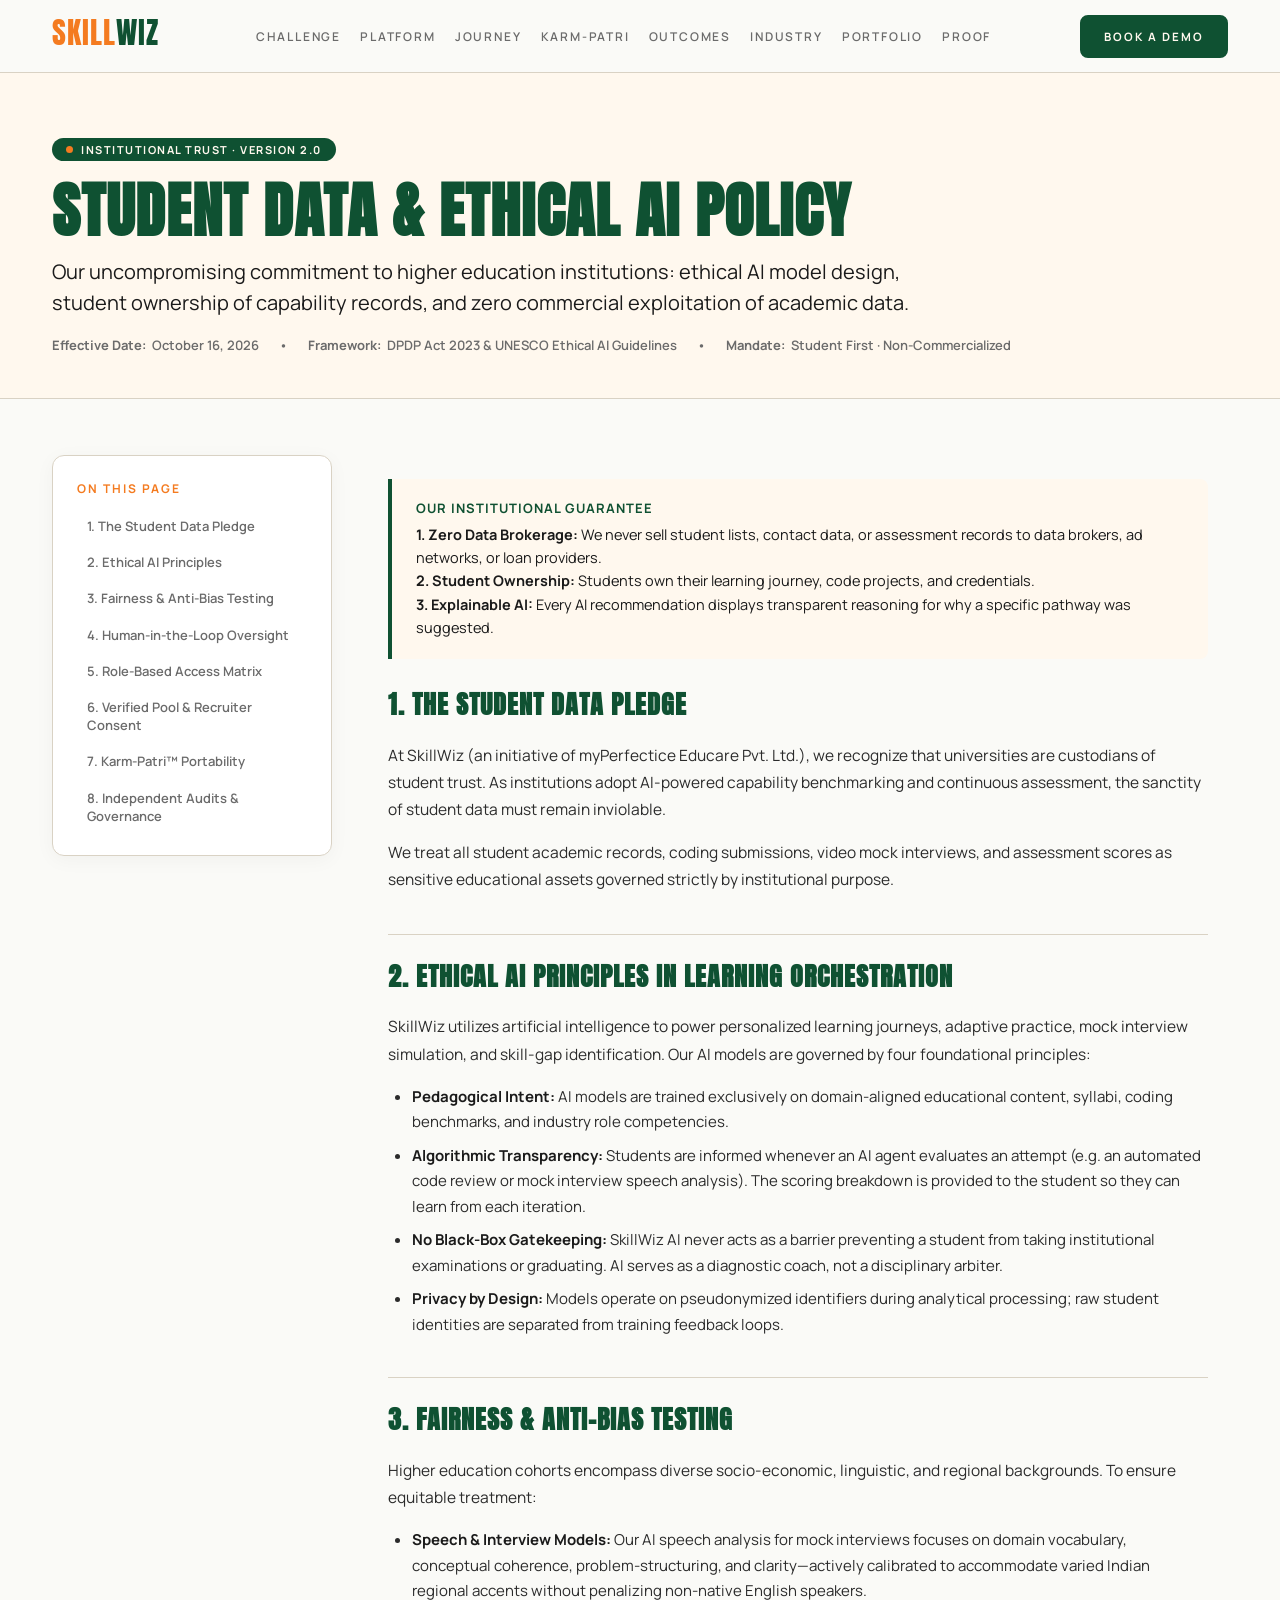
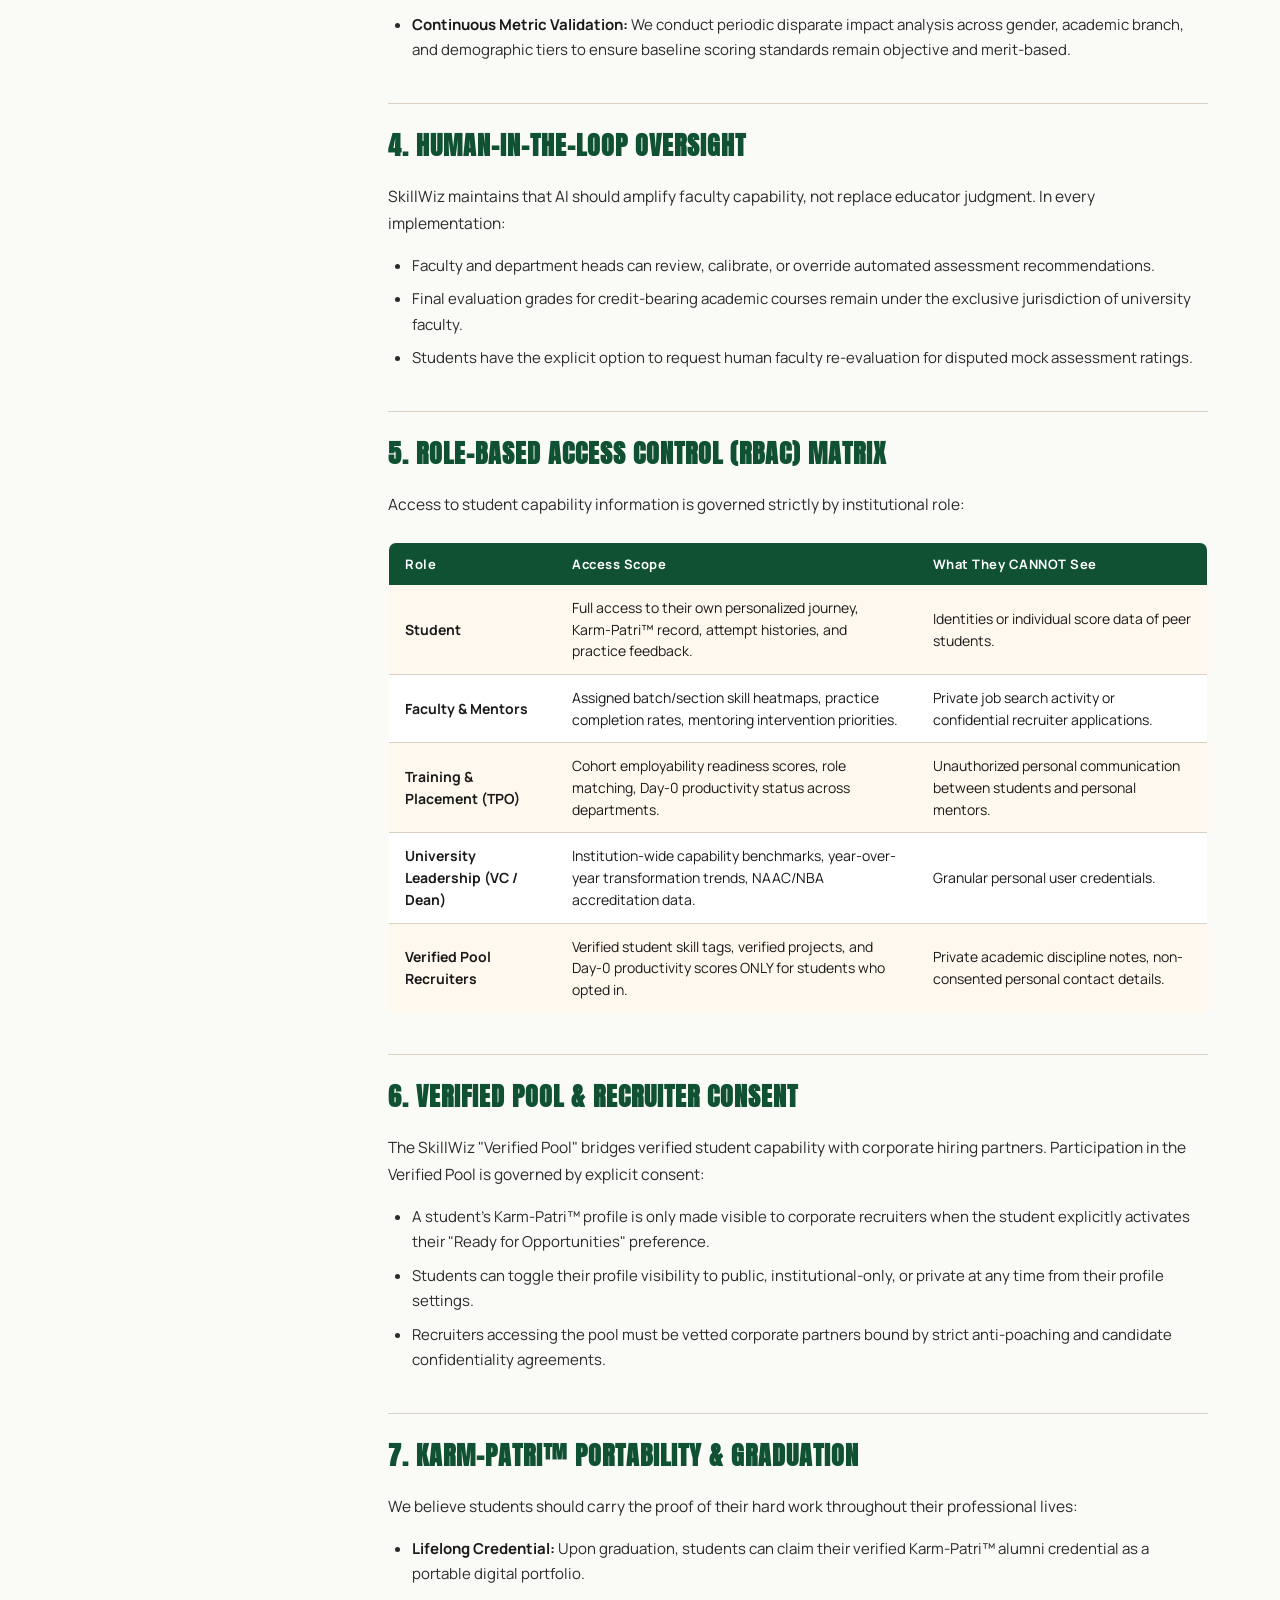
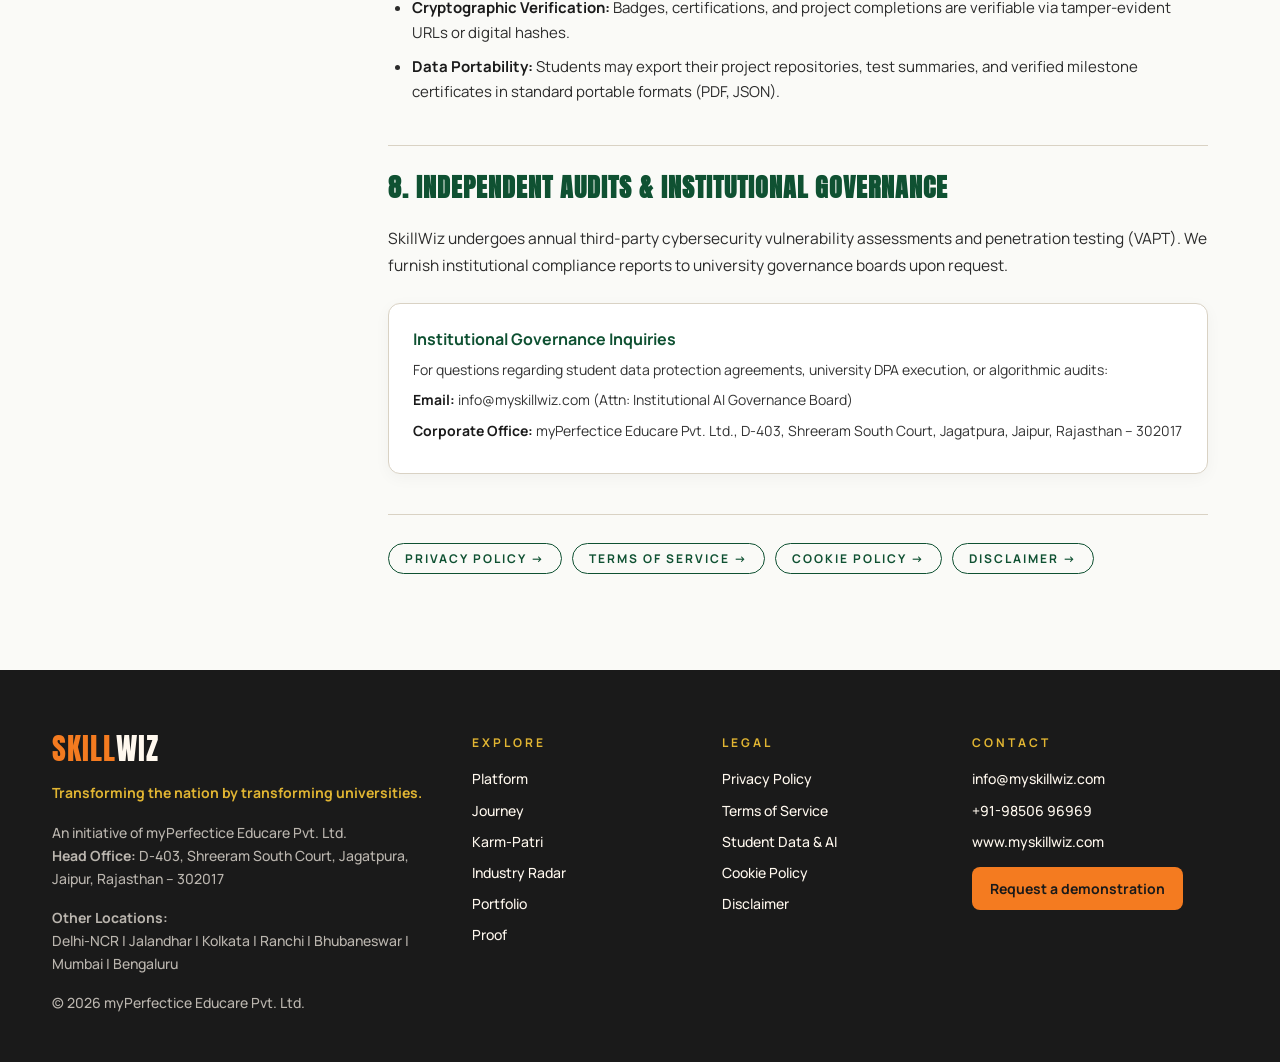
<file: student-data-policy.html>
<!doctype html>
<html lang="en">

<head>
    <meta charset="utf-8">
    <meta name="viewport" content="width=device-width,initial-scale=1">
    <title>Student Data &amp; AI Governance Policy · SkillWiz 2.0</title>
    <meta name="description"
        content="Student Data Protection &amp; Ethical AI Policy. Learn our institutional commitments to student privacy, algorithmic fairness, and non-commercialization of educational records.">
    <link rel="canonical" href="https://www.myskillwiz.com/student-data-policy.html">

    <!-- Open Graph / Facebook -->
    <meta property="og:type" content="website">
    <meta property="og:url" content="https://www.myskillwiz.com/student-data-policy.html">
    <meta property="og:site_name" content="SkillWiz">
    <meta property="og:title" content="Student Data &amp; AI Governance Policy · SkillWiz 2.0">
    <meta property="og:description"
        content="Learn our institutional commitments to student privacy, algorithmic fairness, and non-commercialization of educational records.">
    <meta property="og:image" content="https://www.myskillwiz.com/assets/images/og-share.jpg">

    <!-- Twitter -->
    <meta name="twitter:card" content="summary_large_image">
    <meta name="twitter:url" content="https://www.myskillwiz.com/student-data-policy.html">
    <meta name="twitter:title" content="Student Data &amp; AI Governance Policy · SkillWiz 2.0">
    <meta name="twitter:description"
        content="Learn our institutional commitments to student privacy, algorithmic fairness, and non-commercialization of educational records.">
    <meta name="twitter:image" content="https://www.myskillwiz.com/assets/images/og-share.jpg">

    <link rel="preconnect" href="https://fonts.googleapis.com">
    <link rel="preconnect" href="https://fonts.gstatic.com" crossorigin>
    <link href="https://fonts.googleapis.com/css2?family=Anton&family=Manrope:wght@400;500;600;700;800&display=swap"
        rel="stylesheet">
    <link rel="stylesheet" href="assets/css/style.css?v=31">
</head>

<body>
    <header>
        <div class="wrap nav"><a href="index.html#top" aria-label="SkillWiz home"><span
                    class="logo"><i>Skill</i><b>Wiz</b></span><span class="v"></span></a>
            <nav class="links" aria-label="Primary"><a href="index.html#why">Challenge</a><a
                    href="index.html#platform">Platform</a><a href="index.html#journey">Journey</a><a
                    href="index.html#karm">Karm-Patri</a><a href="index.html#outcomes">Outcomes</a><a
                    href="index.html#industry-radar-section">Industry</a><a href="index.html#portfolio">Portfolio</a><a
                    href="index.html#proof">Proof</a></nav>
            <a class="btn" href="index.html#contact">Book a demo</a>
        </div>
    </header>

    <main>
        <section class="legal-hero">
            <div class="wrap">
                <span class="badge"><i></i> Institutional Trust · Version 2.0</span>
                <h1>Student Data &amp; Ethical AI Policy</h1>
                <p class="lead">Our uncompromising commitment to higher education institutions: ethical AI model design,
                    student ownership of capability records, and zero commercial exploitation of academic data.</p>
                <div class="meta">
                    <span><strong>Effective Date:</strong> October 16, 2026</span>
                    <span>•</span>
                    <span><strong>Framework:</strong> DPDP Act 2023 &amp; UNESCO Ethical AI Guidelines</span>
                    <span>•</span>
                    <span><strong>Mandate:</strong> Student First · Non-Commercialized</span>
                </div>
            </div>
        </section>

        <section class="legal-section">
            <div class="wrap legal-grid">
                <aside class="legal-toc" aria-label="Table of Contents">
                    <h4>On This Page</h4>
                    <ul>
                        <li><a href="#pledge">1. The Student Data Pledge</a></li>
                        <li><a href="#ethical-ai">2. Ethical AI Principles</a></li>
                        <li><a href="#no-bias">3. Fairness &amp; Anti-Bias Testing</a></li>
                        <li><a href="#human-oversight">4. Human-in-the-Loop Oversight</a></li>
                        <li><a href="#rbac-matrix">5. Role-Based Access Matrix</a></li>
                        <li><a href="#verified-pool">6. Verified Pool &amp; Recruiter Consent</a></li>
                        <li><a href="#portability">7. Karm-Patri™ Portability</a></li>
                        <li><a href="#audits">8. Independent Audits &amp; Governance</a></li>
                    </ul>
                </aside>

                <article class="legal-content">
                    <div class="legal-callout forest">
                        <h4>Our Institutional Guarantee</h4>
                        <p><strong>1. Zero Data Brokerage:</strong> We never sell student lists, contact data, or assessment records to data brokers, ad networks, or loan providers.<br>
                        <strong>2. Student Ownership:</strong> Students own their learning journey, code projects, and credentials.<br>
                        <strong>3. Explainable AI:</strong> Every AI recommendation displays transparent reasoning for why a specific pathway was suggested.</p>
                    </div>

                    <h2 id="pledge">1. The Student Data Pledge</h2>
                    <p>At SkillWiz (an initiative of myPerfectice Educare Pvt. Ltd.), we recognize that universities are custodians of student trust. As institutions adopt AI-powered capability benchmarking and continuous assessment, the sanctity of student data must remain inviolable.</p>
                    <p>We treat all student academic records, coding submissions, video mock interviews, and assessment scores as sensitive educational assets governed strictly by institutional purpose.</p>

                    <h2 id="ethical-ai">2. Ethical AI Principles in Learning Orchestration</h2>
                    <p>SkillWiz utilizes artificial intelligence to power personalized learning journeys, adaptive practice, mock interview simulation, and skill-gap identification. Our AI models are governed by four foundational principles:</p>
                    <ul>
                        <li><strong>Pedagogical Intent:</strong> AI models are trained exclusively on domain-aligned educational content, syllabi, coding benchmarks, and industry role competencies.</li>
                        <li><strong>Algorithmic Transparency:</strong> Students are informed whenever an AI agent evaluates an attempt (e.g. an automated code review or mock interview speech analysis). The scoring breakdown is provided to the student so they can learn from each iteration.</li>
                        <li><strong>No Black-Box Gatekeeping:</strong> SkillWiz AI never acts as a barrier preventing a student from taking institutional examinations or graduating. AI serves as a diagnostic coach, not a disciplinary arbiter.</li>
                        <li><strong>Privacy by Design:</strong> Models operate on pseudonymized identifiers during analytical processing; raw student identities are separated from training feedback loops.</li>
                    </ul>

                    <h2 id="no-bias">3. Fairness &amp; Anti-Bias Testing</h2>
                    <p>Higher education cohorts encompass diverse socio-economic, linguistic, and regional backgrounds. To ensure equitable treatment:</p>
                    <ul>
                        <li><strong>Speech &amp; Interview Models:</strong> Our AI speech analysis for mock interviews focuses on domain vocabulary, conceptual coherence, problem-structuring, and clarity—actively calibrated to accommodate varied Indian regional accents without penalizing non-native English speakers.</li>
                        <li><strong>Continuous Metric Validation:</strong> We conduct periodic disparate impact analysis across gender, academic branch, and demographic tiers to ensure baseline scoring standards remain objective and merit-based.</li>
                    </ul>

                    <h2 id="human-oversight">4. Human-in-the-Loop Oversight</h2>
                    <p>SkillWiz maintains that AI should amplify faculty capability, not replace educator judgment. In every implementation:</p>
                    <ul>
                        <li>Faculty and department heads can review, calibrate, or override automated assessment recommendations.</li>
                        <li>Final evaluation grades for credit-bearing academic courses remain under the exclusive jurisdiction of university faculty.</li>
                        <li>Students have the explicit option to request human faculty re-evaluation for disputed mock assessment ratings.</li>
                    </ul>

                    <h2 id="rbac-matrix">5. Role-Based Access Control (RBAC) Matrix</h2>
                    <p>Access to student capability information is governed strictly by institutional role:</p>

                    <table class="legal-table">
                        <thead>
                            <tr>
                                <th>Role</th>
                                <th>Access Scope</th>
                                <th>What They CANNOT See</th>
                            </tr>
                        </thead>
                        <tbody>
                            <tr>
                                <td><strong>Student</strong></td>
                                <td>Full access to their own personalized journey, Karm-Patri™ record, attempt histories, and practice feedback.</td>
                                <td>Identities or individual score data of peer students.</td>
                            </tr>
                            <tr>
                                <td><strong>Faculty &amp; Mentors</strong></td>
                                <td>Assigned batch/section skill heatmaps, practice completion rates, mentoring intervention priorities.</td>
                                <td>Private job search activity or confidential recruiter applications.</td>
                            </tr>
                            <tr>
                                <td><strong>Training &amp; Placement (TPO)</strong></td>
                                <td>Cohort employability readiness scores, role matching, Day-0 productivity status across departments.</td>
                                <td>Unauthorized personal communication between students and personal mentors.</td>
                            </tr>
                            <tr>
                                <td><strong>University Leadership (VC / Dean)</strong></td>
                                <td>Institution-wide capability benchmarks, year-over-year transformation trends, NAAC/NBA accreditation data.</td>
                                <td>Granular personal user credentials.</td>
                            </tr>
                            <tr>
                                <td><strong>Verified Pool Recruiters</strong></td>
                                <td>Verified student skill tags, verified projects, and Day-0 productivity scores ONLY for students who opted in.</td>
                                <td>Private academic discipline notes, non-consented personal contact details.</td>
                            </tr>
                        </tbody>
                    </table>

                    <h2 id="verified-pool">6. Verified Pool &amp; Recruiter Consent</h2>
                    <p>The SkillWiz "Verified Pool" bridges verified student capability with corporate hiring partners. Participation in the Verified Pool is governed by explicit consent:</p>
                    <ul>
                        <li>A student’s Karm-Patri™ profile is only made visible to corporate recruiters when the student explicitly activates their "Ready for Opportunities" preference.</li>
                        <li>Students can toggle their profile visibility to public, institutional-only, or private at any time from their profile settings.</li>
                        <li>Recruiters accessing the pool must be vetted corporate partners bound by strict anti-poaching and candidate confidentiality agreements.</li>
                    </ul>

                    <h2 id="portability">7. Karm-Patri™ Portability &amp; Graduation</h2>
                    <p>We believe students should carry the proof of their hard work throughout their professional lives:</p>
                    <ul>
                        <li><strong>Lifelong Credential:</strong> Upon graduation, students can claim their verified Karm-Patri™ alumni credential as a portable digital portfolio.</li>
                        <li><strong>Cryptographic Verification:</strong> Badges, certifications, and project completions are verifiable via tamper-evident URLs or digital hashes.</li>
                        <li><strong>Data Portability:</strong> Students may export their project repositories, test summaries, and verified milestone certificates in standard portable formats (PDF, JSON).</li>
                    </ul>

                    <h2 id="audits">8. Independent Audits &amp; Institutional Governance</h2>
                    <p>SkillWiz undergoes annual third-party cybersecurity vulnerability assessments and penetration testing (VAPT). We furnish institutional compliance reports to university governance boards upon request.</p>

                    <div class="legal-card">
                        <h4>Institutional Governance Inquiries</h4>
                        <p>For questions regarding student data protection agreements, university DPA execution, or algorithmic audits:</p>
                        <p><strong>Email:</strong> <a href="mailto:info@myskillwiz.com">info@myskillwiz.com</a> (Attn: Institutional AI Governance Board)</p>
                        <p><strong>Corporate Office:</strong> myPerfectice Educare Pvt. Ltd., D-403, Shreeram South Court, Jagatpura, Jaipur, Rajasthan – 302017</p>
                    </div>

                    <div class="legal-nav-strip">
                        <a href="privacy-policy.html" class="pill">Privacy Policy →</a>
                        <a href="terms-of-service.html" class="pill">Terms of Service →</a>
                        <a href="cookie-policy.html" class="pill">Cookie Policy →</a>
                        <a href="disclaimer.html" class="pill">Disclaimer →</a>
                    </div>
                </article>
            </div>
        </section>
    </main>

    <footer class="char">
        <div class="wrap fl">
            <div><span class="logo"><i>Skill</i><b>Wiz</b></span>
                <p class="sm" style="margin-top:12px;color:var(--mustard);font-weight:700">Transforming the nation by
                    transforming universities.</p>
                <p class="sm mut" style="margin-top:16px">An initiative of myPerfectice Educare Pvt.
                    Ltd.<br><strong>Head Office:</strong> D-403, Shreeram South Court, Jagatpura, Jaipur, Rajasthan –
                    302017</p>
                <p class="sm mut" style="margin-top:10px"><strong>Other Locations:</strong><br>Delhi-NCR | Jalandhar |
                    Kolkata | Ranchi | Bhubaneswar | Mumbai | Bengaluru</p>
                <p class="sm mut" style="margin-top:16px">© 2026 myPerfectice Educare Pvt. Ltd.</p>
            </div>
            <div class="sm fc">
                <h5>Explore</h5><a href="index.html#platform">Platform</a><a href="index.html#journey">Journey</a><a
                    href="index.html#karm">Karm-Patri</a><a href="index.html#industry-radar-section">Industry Radar</a><a
                    href="index.html#portfolio">Portfolio</a><a href="index.html#proof">Proof</a>
            </div>
            <div class="sm fc">
                <h5>Legal</h5><a href="privacy-policy.html">Privacy Policy</a><a
                    href="terms-of-service.html">Terms of Service</a><a
                    href="student-data-policy.html">Student Data &amp; AI</a><a
                    href="cookie-policy.html">Cookie Policy</a><a
                    href="disclaimer.html">Disclaimer</a>
            </div>
            <div class="sm fc">
                <h5>Contact</h5><a href="mailto:info@myskillwiz.com">info@myskillwiz.com</a><a
                    href="tel:+919850696969">+91-98506 96969</a><a
                    href="https://www.myskillwiz.com" target="_blank" rel="noopener">www.myskillwiz.com</a><a href="index.html#contact" class="fbtn">Request a
                    demonstration</a>
            </div>
        </div>
    </footer>
</body>

</html>
</file>
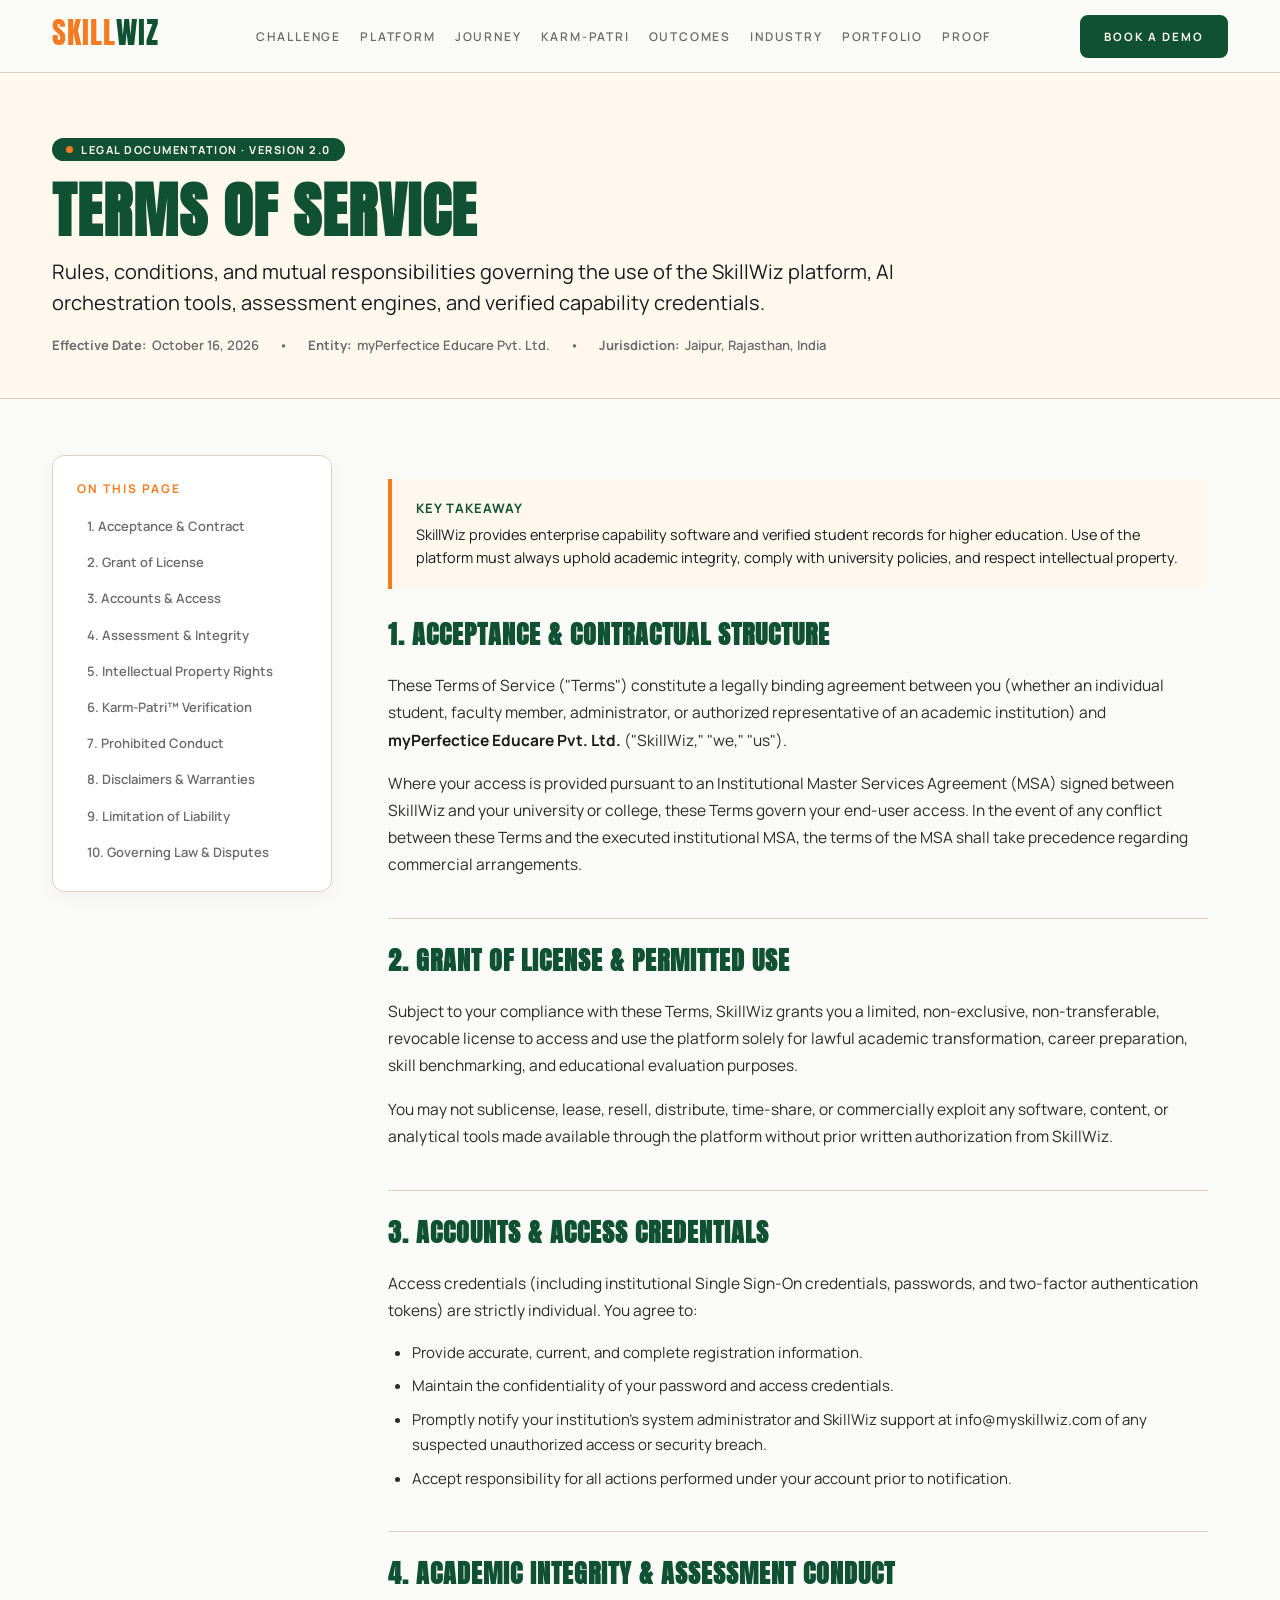
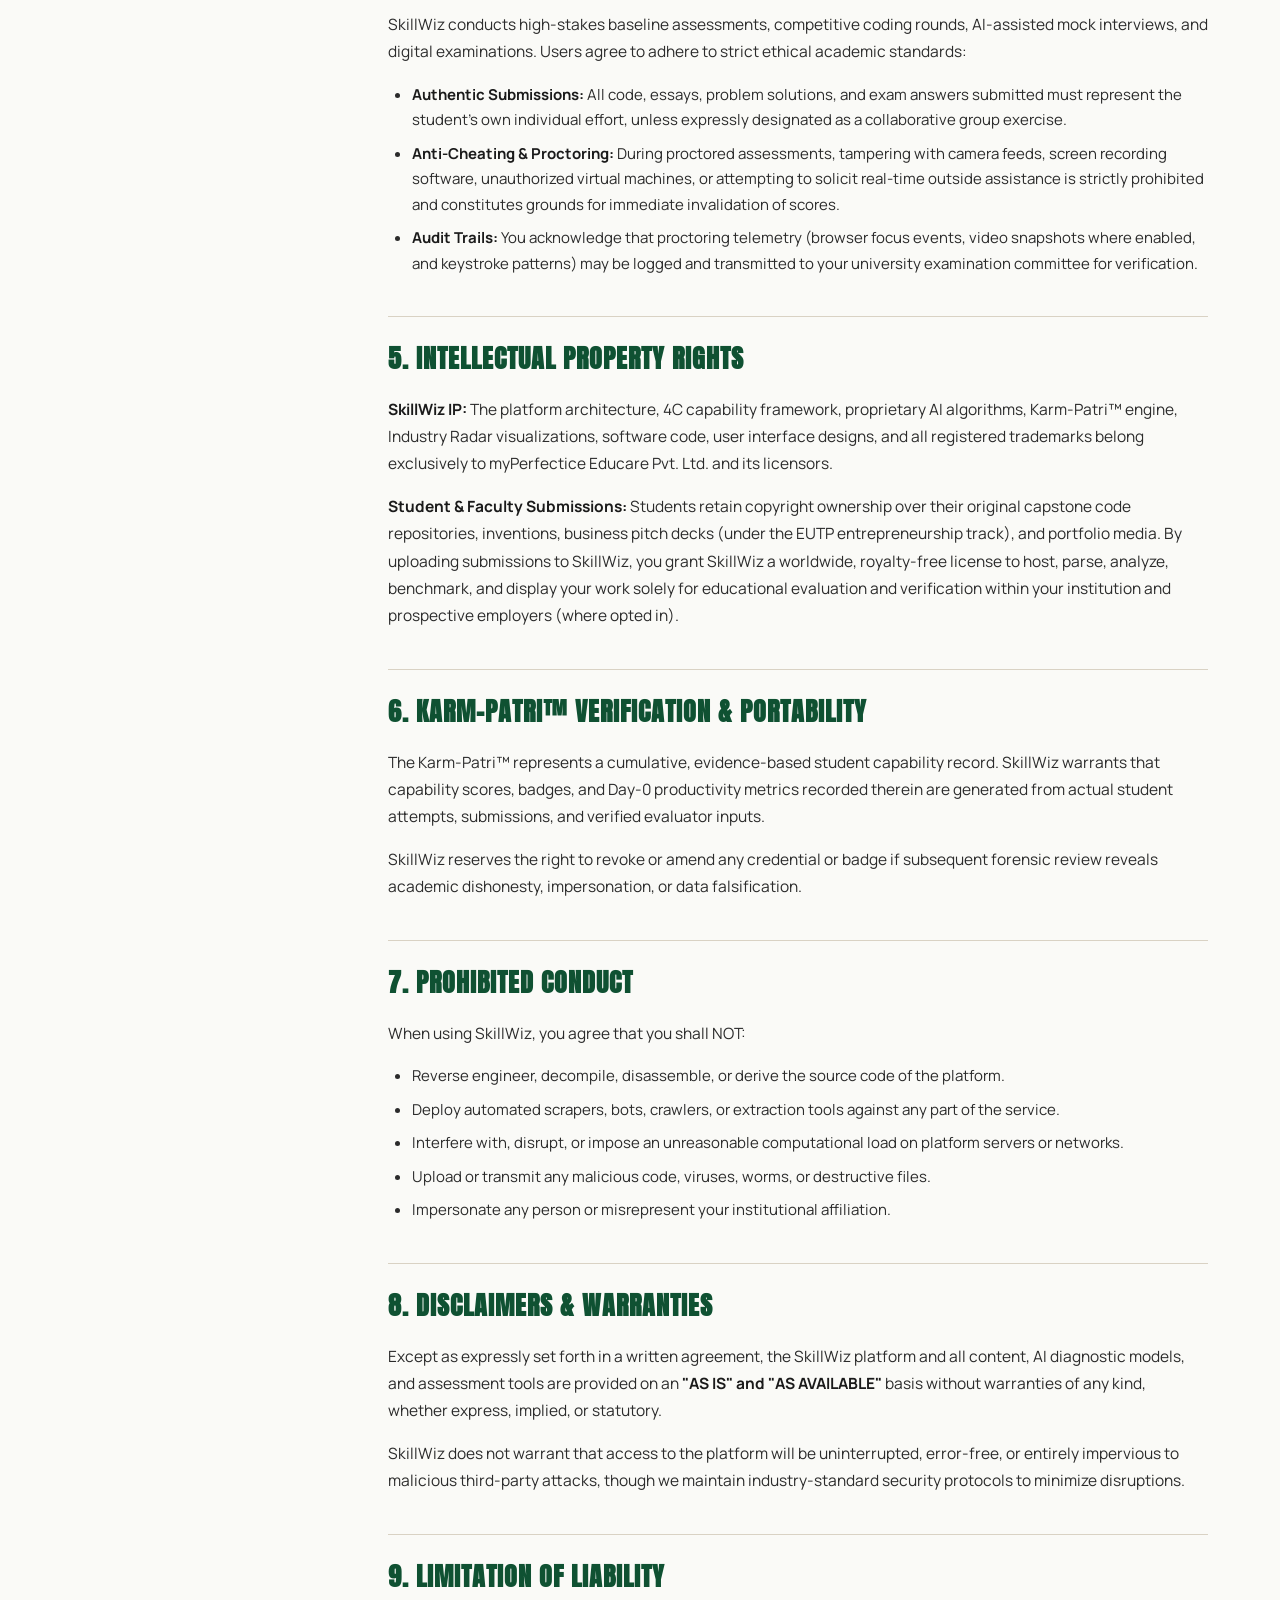
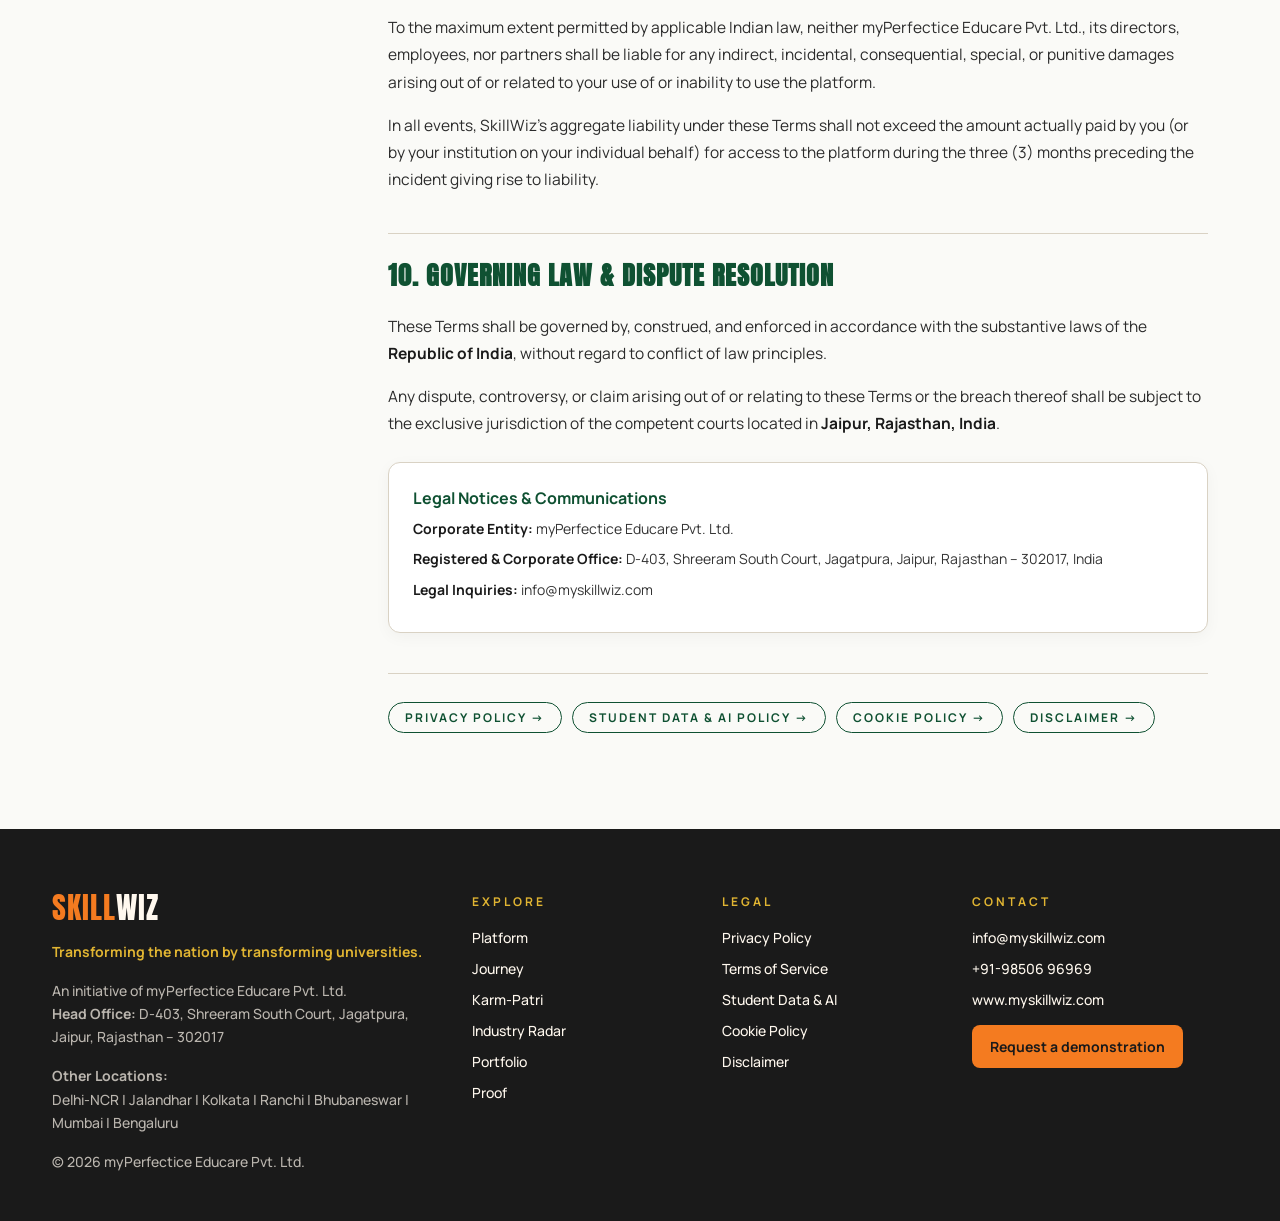
<file: terms-of-service.html>
<!doctype html>
<html lang="en">

<head>
    <meta charset="utf-8">
    <meta name="viewport" content="width=device-width,initial-scale=1">
    <title>Terms of Service · SkillWiz 2.0</title>
    <meta name="description"
        content="SkillWiz Terms of Service. Review the legal terms governing platform usage, institutional licensing, academic integrity, and intellectual property.">
    <link rel="canonical" href="https://www.myskillwiz.com/terms-of-service.html">

    <!-- Open Graph / Facebook -->
    <meta property="og:type" content="website">
    <meta property="og:url" content="https://www.myskillwiz.com/terms-of-service.html">
    <meta property="og:site_name" content="SkillWiz">
    <meta property="og:title" content="Terms of Service · SkillWiz 2.0">
    <meta property="og:description"
        content="Review the legal terms governing platform usage, institutional licensing, academic integrity, and intellectual property.">
    <meta property="og:image" content="https://www.myskillwiz.com/assets/images/og-share.jpg">

    <!-- Twitter -->
    <meta name="twitter:card" content="summary_large_image">
    <meta name="twitter:url" content="https://www.myskillwiz.com/terms-of-service.html">
    <meta name="twitter:title" content="Terms of Service · SkillWiz 2.0">
    <meta name="twitter:description"
        content="Review the legal terms governing platform usage, institutional licensing, academic integrity, and intellectual property.">
    <meta name="twitter:image" content="https://www.myskillwiz.com/assets/images/og-share.jpg">

    <link rel="preconnect" href="https://fonts.googleapis.com">
    <link rel="preconnect" href="https://fonts.gstatic.com" crossorigin>
    <link href="https://fonts.googleapis.com/css2?family=Anton&family=Manrope:wght@400;500;600;700;800&display=swap"
        rel="stylesheet">
    <link rel="stylesheet" href="assets/css/style.css?v=31">
</head>

<body>
    <header>
        <div class="wrap nav"><a href="index.html#top" aria-label="SkillWiz home"><span
                    class="logo"><i>Skill</i><b>Wiz</b></span><span class="v"></span></a>
            <nav class="links" aria-label="Primary"><a href="index.html#why">Challenge</a><a
                    href="index.html#platform">Platform</a><a href="index.html#journey">Journey</a><a
                    href="index.html#karm">Karm-Patri</a><a href="index.html#outcomes">Outcomes</a><a
                    href="index.html#industry-radar-section">Industry</a><a href="index.html#portfolio">Portfolio</a><a
                    href="index.html#proof">Proof</a></nav>
            <a class="btn" href="index.html#contact">Book a demo</a>
        </div>
    </header>

    <main>
        <section class="legal-hero">
            <div class="wrap">
                <span class="badge"><i></i> Legal Documentation · Version 2.0</span>
                <h1>Terms of Service</h1>
                <p class="lead">Rules, conditions, and mutual responsibilities governing the use of the SkillWiz platform,
                    AI orchestration tools, assessment engines, and verified capability credentials.</p>
                <div class="meta">
                    <span><strong>Effective Date:</strong> October 16, 2026</span>
                    <span>•</span>
                    <span><strong>Entity:</strong> myPerfectice Educare Pvt. Ltd.</span>
                    <span>•</span>
                    <span><strong>Jurisdiction:</strong> Jaipur, Rajasthan, India</span>
                </div>
            </div>
        </section>

        <section class="legal-section">
            <div class="wrap legal-grid">
                <aside class="legal-toc" aria-label="Table of Contents">
                    <h4>On This Page</h4>
                    <ul>
                        <li><a href="#acceptance">1. Acceptance &amp; Contract</a></li>
                        <li><a href="#license">2. Grant of License</a></li>
                        <li><a href="#accounts">3. Accounts &amp; Access</a></li>
                        <li><a href="#integrity">4. Assessment &amp; Integrity</a></li>
                        <li><a href="#ip">5. Intellectual Property Rights</a></li>
                        <li><a href="#karm-patri">6. Karm-Patri™ Verification</a></li>
                        <li><a href="#prohibited">7. Prohibited Conduct</a></li>
                        <li><a href="#warranties">8. Disclaimers &amp; Warranties</a></li>
                        <li><a href="#liability">9. Limitation of Liability</a></li>
                        <li><a href="#governing-law">10. Governing Law &amp; Disputes</a></li>
                    </ul>
                </aside>

                <article class="legal-content">
                    <div class="legal-callout">
                        <h4>Key Takeaway</h4>
                        <p>SkillWiz provides enterprise capability software and verified student records for higher education. Use of the platform must always uphold academic integrity, comply with university policies, and respect intellectual property.</p>
                    </div>

                    <h2 id="acceptance">1. Acceptance &amp; Contractual Structure</h2>
                    <p>These Terms of Service ("Terms") constitute a legally binding agreement between you (whether an individual student, faculty member, administrator, or authorized representative of an academic institution) and <strong>myPerfectice Educare Pvt. Ltd.</strong> ("SkillWiz," "we," "us").</p>
                    <p>Where your access is provided pursuant to an Institutional Master Services Agreement (MSA) signed between SkillWiz and your university or college, these Terms govern your end-user access. In the event of any conflict between these Terms and the executed institutional MSA, the terms of the MSA shall take precedence regarding commercial arrangements.</p>

                    <h2 id="license">2. Grant of License &amp; Permitted Use</h2>
                    <p>Subject to your compliance with these Terms, SkillWiz grants you a limited, non-exclusive, non-transferable, revocable license to access and use the platform solely for lawful academic transformation, career preparation, skill benchmarking, and educational evaluation purposes.</p>
                    <p>You may not sublicense, lease, resell, distribute, time-share, or commercially exploit any software, content, or analytical tools made available through the platform without prior written authorization from SkillWiz.</p>

                    <h2 id="accounts">3. Accounts &amp; Access Credentials</h2>
                    <p>Access credentials (including institutional Single Sign-On credentials, passwords, and two-factor authentication tokens) are strictly individual. You agree to:</p>
                    <ul>
                        <li>Provide accurate, current, and complete registration information.</li>
                        <li>Maintain the confidentiality of your password and access credentials.</li>
                        <li>Promptly notify your institution’s system administrator and SkillWiz support at <a href="mailto:info@myskillwiz.com">info@myskillwiz.com</a> of any suspected unauthorized access or security breach.</li>
                        <li>Accept responsibility for all actions performed under your account prior to notification.</li>
                    </ul>

                    <h2 id="integrity">4. Academic Integrity &amp; Assessment Conduct</h2>
                    <p>SkillWiz conducts high-stakes baseline assessments, competitive coding rounds, AI-assisted mock interviews, and digital examinations. Users agree to adhere to strict ethical academic standards:</p>
                    <ul>
                        <li><strong>Authentic Submissions:</strong> All code, essays, problem solutions, and exam answers submitted must represent the student's own individual effort, unless expressly designated as a collaborative group exercise.</li>
                        <li><strong>Anti-Cheating &amp; Proctoring:</strong> During proctored assessments, tampering with camera feeds, screen recording software, unauthorized virtual machines, or attempting to solicit real-time outside assistance is strictly prohibited and constitutes grounds for immediate invalidation of scores.</li>
                        <li><strong>Audit Trails:</strong> You acknowledge that proctoring telemetry (browser focus events, video snapshots where enabled, and keystroke patterns) may be logged and transmitted to your university examination committee for verification.</li>
                    </ul>

                    <h2 id="ip">5. Intellectual Property Rights</h2>
                    <p><strong>SkillWiz IP:</strong> The platform architecture, 4C capability framework, proprietary AI algorithms, Karm-Patri™ engine, Industry Radar visualizations, software code, user interface designs, and all registered trademarks belong exclusively to myPerfectice Educare Pvt. Ltd. and its licensors.</p>
                    <p><strong>Student &amp; Faculty Submissions:</strong> Students retain copyright ownership over their original capstone code repositories, inventions, business pitch decks (under the EUTP entrepreneurship track), and portfolio media. By uploading submissions to SkillWiz, you grant SkillWiz a worldwide, royalty-free license to host, parse, analyze, benchmark, and display your work solely for educational evaluation and verification within your institution and prospective employers (where opted in).</p>

                    <h2 id="karm-patri">6. Karm-Patri™ Verification &amp; Portability</h2>
                    <p>The Karm-Patri™ represents a cumulative, evidence-based student capability record. SkillWiz warrants that capability scores, badges, and Day-0 productivity metrics recorded therein are generated from actual student attempts, submissions, and verified evaluator inputs.</p>
                    <p>SkillWiz reserves the right to revoke or amend any credential or badge if subsequent forensic review reveals academic dishonesty, impersonation, or data falsification.</p>

                    <h2 id="prohibited">7. Prohibited Conduct</h2>
                    <p>When using SkillWiz, you agree that you shall NOT:</p>
                    <ul>
                        <li>Reverse engineer, decompile, disassemble, or derive the source code of the platform.</li>
                        <li>Deploy automated scrapers, bots, crawlers, or extraction tools against any part of the service.</li>
                        <li>Interfere with, disrupt, or impose an unreasonable computational load on platform servers or networks.</li>
                        <li>Upload or transmit any malicious code, viruses, worms, or destructive files.</li>
                        <li>Impersonate any person or misrepresent your institutional affiliation.</li>
                    </ul>

                    <h2 id="warranties">8. Disclaimers &amp; Warranties</h2>
                    <p>Except as expressly set forth in a written agreement, the SkillWiz platform and all content, AI diagnostic models, and assessment tools are provided on an <strong>"AS IS" and "AS AVAILABLE"</strong> basis without warranties of any kind, whether express, implied, or statutory.</p>
                    <p>SkillWiz does not warrant that access to the platform will be uninterrupted, error-free, or entirely impervious to malicious third-party attacks, though we maintain industry-standard security protocols to minimize disruptions.</p>

                    <h2 id="liability">9. Limitation of Liability</h2>
                    <p>To the maximum extent permitted by applicable Indian law, neither myPerfectice Educare Pvt. Ltd., its directors, employees, nor partners shall be liable for any indirect, incidental, consequential, special, or punitive damages arising out of or related to your use of or inability to use the platform.</p>
                    <p>In all events, SkillWiz's aggregate liability under these Terms shall not exceed the amount actually paid by you (or by your institution on your individual behalf) for access to the platform during the three (3) months preceding the incident giving rise to liability.</p>

                    <h2 id="governing-law">10. Governing Law &amp; Dispute Resolution</h2>
                    <p>These Terms shall be governed by, construed, and enforced in accordance with the substantive laws of the <strong>Republic of India</strong>, without regard to conflict of law principles.</p>
                    <p>Any dispute, controversy, or claim arising out of or relating to these Terms or the breach thereof shall be subject to the exclusive jurisdiction of the competent courts located in <strong>Jaipur, Rajasthan, India</strong>.</p>

                    <div class="legal-card">
                        <h4>Legal Notices &amp; Communications</h4>
                        <p><strong>Corporate Entity:</strong> myPerfectice Educare Pvt. Ltd.</p>
                        <p><strong>Registered &amp; Corporate Office:</strong> D-403, Shreeram South Court, Jagatpura, Jaipur, Rajasthan – 302017, India</p>
                        <p><strong>Legal Inquiries:</strong> <a href="mailto:info@myskillwiz.com">info@myskillwiz.com</a></p>
                    </div>

                    <div class="legal-nav-strip">
                        <a href="privacy-policy.html" class="pill">Privacy Policy →</a>
                        <a href="student-data-policy.html" class="pill">Student Data &amp; AI Policy →</a>
                        <a href="cookie-policy.html" class="pill">Cookie Policy →</a>
                        <a href="disclaimer.html" class="pill">Disclaimer →</a>
                    </div>
                </article>
            </div>
        </section>
    </main>

    <footer class="char">
        <div class="wrap fl">
            <div><span class="logo"><i>Skill</i><b>Wiz</b></span>
                <p class="sm" style="margin-top:12px;color:var(--mustard);font-weight:700">Transforming the nation by
                    transforming universities.</p>
                <p class="sm mut" style="margin-top:16px">An initiative of myPerfectice Educare Pvt.
                    Ltd.<br><strong>Head Office:</strong> D-403, Shreeram South Court, Jagatpura, Jaipur, Rajasthan –
                    302017</p>
                <p class="sm mut" style="margin-top:10px"><strong>Other Locations:</strong><br>Delhi-NCR | Jalandhar |
                    Kolkata | Ranchi | Bhubaneswar | Mumbai | Bengaluru</p>
                <p class="sm mut" style="margin-top:16px">© 2026 myPerfectice Educare Pvt. Ltd.</p>
            </div>
            <div class="sm fc">
                <h5>Explore</h5><a href="index.html#platform">Platform</a><a href="index.html#journey">Journey</a><a
                    href="index.html#karm">Karm-Patri</a><a href="index.html#industry-radar-section">Industry Radar</a><a
                    href="index.html#portfolio">Portfolio</a><a href="index.html#proof">Proof</a>
            </div>
            <div class="sm fc">
                <h5>Legal</h5><a href="privacy-policy.html">Privacy Policy</a><a
                    href="terms-of-service.html">Terms of Service</a><a
                    href="student-data-policy.html">Student Data &amp; AI</a><a
                    href="cookie-policy.html">Cookie Policy</a><a
                    href="disclaimer.html">Disclaimer</a>
            </div>
            <div class="sm fc">
                <h5>Contact</h5><a href="mailto:info@myskillwiz.com">info@myskillwiz.com</a><a
                    href="tel:+919850696969">+91-98506 96969</a><a
                    href="https://www.myskillwiz.com" target="_blank" rel="noopener">www.myskillwiz.com</a><a href="index.html#contact" class="fbtn">Request a
                    demonstration</a>
            </div>
        </div>
    </footer>
</body>

</html>
</file>
<file: assets/css/style.css>
/* SkillWiz 2.0 · Brand tokens live in :root. Change colours/fonts ONLY there (brand rule: five colours). */
:root{--saffron:#F47B20;--forest:#0F5132;--cream:#FFF8EE;--charcoal:#1A1A1A;--mustard:#E1B532;--slate:#6B6B6B;--hair:#D9D2C4;--paper:#FAFAF7;--fd:"Anton","Impact",sans-serif;--fb:"Manrope",-apple-system,"Segoe UI",sans-serif}
*{box-sizing:border-box;margin:0;padding:0}html{scroll-behavior:smooth}
body{font:400 17px/1.65 var(--fb);color:var(--charcoal);background:var(--paper);-webkit-font-smoothing:antialiased}
a{color:inherit;text-decoration:none}:focus-visible{outline:3px solid var(--saffron);outline-offset:3px}
@media(prefers-reduced-motion:reduce){html{scroll-behavior:auto}*{animation:none!important;transition:none!important}}
.wrap{max-width:1240px;margin:0 auto;padding:0 32px}section{padding:36px 0 72px}
.cream{background:var(--cream)}.dark{background:var(--forest);color:var(--cream)}.char{background:var(--charcoal);color:var(--cream)}
.d{font-family:var(--fd);font-weight:400;text-transform:uppercase;letter-spacing:1px;line-height:1}
.xl{font-size:clamp(60px,9vw,128px);line-height:.92;letter-spacing:2px}.l{font-size:clamp(40px,5vw,76px)}.m{font-size:clamp(28px,3vw,48px);line-height:1.05}
.eb{font:700 12px/1.2 var(--fb);letter-spacing:4px;text-transform:uppercase;color:var(--saffron);margin-bottom:16px}
.dark .eb,.char .eb{color:var(--saffron)}.sa{color:var(--saffron)}.fo{color:var(--forest)}
p{max-width:64ch;margin-bottom:16px}.lead{font-size:20px;line-height:1.55}.sm{font-size:14px;font-weight:500}.mut{color:var(--slate)}.dark .mut,.char .mut{color:rgba(255,248,238,.7)}
.bar{border-left:3px solid var(--saffron);padding-left:20px}
/* logo */
.logo{font:400 30px/1 var(--fd);letter-spacing:1px;text-transform:uppercase;display:inline-block}.logo i{font-style:normal;color:var(--saffron)}.logo b{font-weight:400;color:var(--forest)}.dark .logo b,.char .logo b{color:var(--cream)}
/* nav */
header{position:sticky;top:0;z-index:50;background:rgba(250,250,247,.96);backdrop-filter:blur(12px);border-bottom:1px solid var(--hair)}
.nav{display:flex;align-items:center;justify-content:space-between;gap:24px;height:72px}.nav .v{font:700 12px var(--fb);letter-spacing:3px;color:var(--slate);margin-left:8px}
.links{display:flex;align-items:center;gap:clamp(14px,1.5vw,20px);margin:0 auto;font:600 12px var(--fb);letter-spacing:1.8px;text-transform:uppercase;color:var(--slate);white-space:nowrap}.links a{transition:color .2s}.links a:hover{color:var(--saffron)}
.btn{display:inline-block;padding:15px 28px;font:700 12px var(--fb);letter-spacing:3px;text-transform:uppercase;border:2px solid var(--forest);background:var(--forest);color:var(--cream);border-radius:8px;cursor:pointer;transition:background .2s}.nav .btn{padding:12px 22px;font-size:11.5px;letter-spacing:2px;flex-shrink:0}
.btn:hover{background:var(--saffron);border-color:var(--saffron)}.btn.g{background:transparent;color:var(--forest)}.btn.g:hover{background:var(--forest);color:var(--cream);border-color:var(--forest)}
.btn.s{background:var(--saffron);border-color:var(--saffron);color:#fff}.btn.s:hover{background:var(--cream);color:var(--forest);border-color:var(--cream)}
.dark .btn.g{color:var(--cream);border-color:var(--cream)}.dark .btn.g:hover{background:var(--cream);color:var(--forest)}
@media(max-width:960px){.links{display:none}}
/* cards */
.card{background:var(--cream);border:1px solid var(--hair);border-radius:12px;padding:28px;box-shadow:0 4px 20px rgba(26,26,26,.06)}
.dark .card{background:var(--forest);border-color:rgba(255,248,238,.25);box-shadow:none}.card.hi{border:2px solid var(--saffron)}.card.inv{background:var(--forest);color:var(--cream);border-color:var(--forest)}
.g2,.g3,.g4{display:grid;gap:20px}.g2{grid-template-columns:repeat(2,1fr)}.g3{grid-template-columns:repeat(3,1fr)}.g4{grid-template-columns:repeat(4,1fr)}
@media(max-width:900px){.g3,.g4{grid-template-columns:repeat(2,1fr)}}@media(max-width:640px){.g2,.g3,.g4{grid-template-columns:1fr}}
.num{font:400 clamp(44px,5vw,72px)/1 var(--fd);color:var(--saffron)}
.pill{display:inline-block;padding:6px 16px;border-radius:999px;border:1px solid var(--forest);font:700 12px var(--fb);letter-spacing:2px;text-transform:uppercase;color:var(--forest);background:transparent;cursor:pointer}
.pill[aria-selected=true],.pill.on{background:var(--forest);color:var(--cream)}.dark .pill{border-color:var(--cream);color:var(--cream)}.dark .pill[aria-selected=true]{background:var(--cream);color:var(--forest)}
.tabs{display:flex;flex-wrap:wrap;gap:10px;margin:32px 0 24px}
.ic{width:40px;height:40px;margin-bottom:12px;display:block}
/* media placeholders */
.ph{position:relative;display:flex;flex-direction:column;align-items:center;justify-content:center;text-align:center;gap:6px;min-height:260px;padding:24px;border:2px dashed var(--forest);border-radius:20px;background:var(--cream);color:var(--forest)}
.dark .ph,.char .ph{background:rgba(255,248,238,.06);border-color:var(--cream);color:var(--cream)}
.ph .k{font:700 12px var(--fb);letter-spacing:4px;text-transform:uppercase;color:var(--saffron)}.ph .t{font:600 14px/1.5 var(--fb);max-width:34ch}.ph .r{font:500 12px var(--fb);opacity:.7}
.ph.v::before{content:"";width:0;height:0;border-left:22px solid var(--saffron);border-top:14px solid transparent;border-bottom:14px solid transparent;margin-bottom:8px}
/* hero */
.hero{padding:80px 0 72px;border-bottom:1px solid var(--hair)}.hero .grid{display:grid;grid-template-columns:1.15fr .85fr;gap:56px;align-items:center}
@media(max-width:960px){.hero .grid{grid-template-columns:1fr}}
.kp{padding:24px}.kp h4{font:400 20px var(--fd);letter-spacing:2px;text-transform:uppercase;color:var(--forest)}
.ring{display:grid;grid-template-columns:130px 1fr;gap:20px;align-items:center;margin-top:16px}
.met{font:600 13px var(--fb);margin-bottom:10px}.met div{height:6px;border-radius:3px;background:var(--hair);margin-top:4px}.met div i{display:block;height:100%;border-radius:3px;background:var(--saffron)}
/* journey */
.steps{display:grid;grid-template-columns:repeat(8,1fr);gap:8px;margin:40px 0 24px}.step{background:none;border:0;border-top:4px solid var(--hair);padding:14px 4px 0;text-align:left;cursor:pointer;font:700 12px var(--fb);letter-spacing:1px;text-transform:uppercase;color:var(--slate)}
.step[aria-selected=true]{border-color:var(--saffron);color:var(--forest)}.step span{display:block;font:400 28px var(--fd);color:var(--forest)}
@media(max-width:900px){.steps{grid-template-columns:repeat(4,1fr)}}
.loop{font:700 12px var(--fb);letter-spacing:2px;text-transform:uppercase;color:var(--saffron)}
table{width:100%;border-collapse:collapse;font-size:15px}th{background:var(--forest);color:var(--cream);text-align:left;padding:14px 18px;font-weight:700}td{padding:14px 18px;border-bottom:1px solid var(--hair);background:var(--cream)}tr:nth-child(even) td{background:#fff}
.sc{overflow-x:auto;border-radius:12px;border:1px solid var(--hair)}
.sc-challenge-grid{grid-template-columns:1fr 1.35fr}
@media(max-width:900px){.sc-challenge-grid{grid-template-columns:1fr}}
.sc-table table{font-size:13.5px}
.sc-table th,.sc-table td{padding:12px 16px;white-space:nowrap}
.pc{padding:20px;border:1px solid var(--hair);border-radius:12px;background:var(--cream)}.pc small{font:700 12px var(--fb);letter-spacing:2px;color:var(--saffron);text-transform:uppercase}.pc h4{font:700 18px/1.3 var(--fb);margin:6px 0}
.ph3{counter-reset:p}.phase{border-top:4px solid var(--saffron);padding-top:16px}.phase .d{color:var(--forest);font-size:30px}
form{display:grid;gap:14px}input,select,textarea{font:500 16px var(--fb);padding:14px 16px;border:1px solid var(--hair);border-radius:8px;background:var(--cream);color:var(--charcoal);width:100%}
footer{padding:64px 0 32px}footer a:hover{color:var(--saffron)}.fl{display:grid;grid-template-columns:1.8fr 1fr 1fr 1.2fr;gap:36px}@media(max-width:960px){.fl{grid-template-columns:1fr 1fr;gap:32px}}@media(max-width:600px){.fl{grid-template-columns:1fr;gap:24px}}

/* Full-screen video carousels (hero + journey) */
.car{position:relative;height:calc(100svh - 72px);min-height:580px;overflow:hidden;background:var(--charcoal);color:var(--cream);padding:0}
.car>video,.slide>video{position:absolute;inset:0;width:100%;height:100%;object-fit:cover}
.shade{position:absolute;inset:0;background:rgba(26,26,26,.55)}
.slide{position:absolute;inset:0;opacity:0;visibility:hidden;transition:opacity 1s,visibility 1s;background:var(--forest)}.slide:nth-child(even){background:var(--charcoal)}
.slide.on{opacity:1;visibility:visible;z-index:1}
.cont{position:absolute;left:0;right:0;bottom:150px;z-index:2}.cont .hl{max-width:15ch;color:var(--cream);font-size:clamp(48px,7.5vw,112px);line-height:.95;letter-spacing:2px}.cont .lead{max-width:50ch;margin:24px 0 28px;color:rgba(255,248,238,.9)}
.a{opacity:0;transform:translateY(32px);transition:opacity .9s,transform .9s cubic-bezier(.2,.7,.2,1)}.on .a{opacity:1;transform:none}
.on .a:nth-child(2){transition-delay:.25s}.on .a:nth-child(3){transition-delay:.5s}.on .a:nth-child(4){transition-delay:.75s}
.vtag{position:absolute;top:16px;right:16px;z-index:5;padding:6px 14px;border-radius:999px;background:var(--cream);color:var(--forest);font:700 11px var(--fb);letter-spacing:1px;max-width:70%}
.has>.vtag,.car.has>.vtag{display:none}
.ctl{position:absolute;left:0;right:0;bottom:28px;z-index:6;display:flex;gap:24px;align-items:flex-end;justify-content:space-between}.ctl.wrap{padding:0 32px}
.segs{display:flex;gap:10px;flex:1}.seg{flex:1;background:none;border:0;padding:0;text-align:left;cursor:pointer;color:rgba(255,248,238,.75);font:700 11px var(--fb);letter-spacing:1px;text-transform:uppercase}
.seg i{display:block;height:5px;background:rgba(255,248,238,.3);position:relative;margin-bottom:8px}.seg i::after{content:"";position:absolute;inset:0;background:var(--saffron);transform-origin:left;transform:scaleX(0)}
.seg.done i::after{transform:scaleX(1)}.seg.on i::after{animation:fill var(--d,6s) linear forwards}.seg.on{color:var(--cream)}.paused .seg.on i::after{animation-play-state:paused}
@keyframes fill{to{transform:scaleX(1)}}
.btns{display:flex;gap:8px}.car .pill{border-color:var(--cream);color:var(--cream)}.car .pill:hover{background:var(--cream);color:var(--forest)}
/* journey */
.cine .jt{position:absolute;top:28px;left:0;right:0;z-index:5}.cine .eb{margin-bottom:6px}
.cine .cont{bottom:130px;display:flex;align-items:flex-end;justify-content:space-between;gap:32px}.jc .txt{max-width:640px}
.cine .cont .hl{max-width:14ch;font-size:clamp(44px,6vw,92px)}
.big{font:400 clamp(180px,34vw,520px)/.8 var(--fd);color:var(--saffron);opacity:0;transform:translateX(80px) scale(1.12);transition:opacity 1.2s,transform 1.4s cubic-bezier(.2,.7,.2,1);order:2}
.on .big{opacity:.95;transform:none}.cine .loop{color:var(--mustard)}
@media(max-width:700px){.seg span{display:none}.cine .cont{flex-direction:column;align-items:flex-start;bottom:110px}.big{order:0;font-size:36vw}.cont{bottom:120px}.ctl{flex-direction:column;align-items:stretch;gap:12px}}
/* proof strip (replaces logo wall / testimonial / partner placeholders) */
.wp{display:grid;grid-template-columns:minmax(320px,380px) 1fr;gap:20px;margin-top:32px;align-items:stretch}
.wc{border-radius:20px;padding:32px;min-height:380px}
.wc1{background:var(--cream);color:var(--charcoal);display:flex;flex-direction:column;justify-content:center}
.wc1 .n{font-size:clamp(48px,5vw,72px);color:var(--forest);line-height:1}.wc1 .n.s2{color:var(--saffron);margin-top:12px}
.wc1 p{margin-bottom:4px;color:var(--charcoal)}.wc1 .eb{margin-bottom:12px}
.chips{display:flex;flex-wrap:wrap;gap:8px;margin-top:16px}.chips span{padding:5px 14px;border-radius:999px;background:var(--forest);color:var(--cream);font:700 12px var(--fb);letter-spacing:1px}
.mt{margin-top:16px}.wc1 .mt{color:var(--slate)}
.wc2{position:relative;overflow:hidden;margin:0;padding:0;display:flex;align-items:flex-end;background:var(--forest)}
.wc2 video{position:absolute;inset:0;width:100%;height:100%;object-fit:cover}
.wc2 .shade{position:absolute;inset:0;background:linear-gradient(180deg,rgba(26,26,26,.25),rgba(26,26,26,.82))}
.wc2 blockquote{position:relative;z-index:2;padding:32px;border-left:4px solid var(--saffron);margin:0 32px 32px 32px;max-width:48ch}
.wc2 blockquote p{font:600 clamp(19px,2vw,24px)/1.4 var(--fb);color:#fff;margin-bottom:14px}
.wc2 figcaption{font:700 12px/1.5 var(--fb);letter-spacing:2px;text-transform:uppercase;color:var(--mustard)}
@media(max-width:860px){.wp{grid-template-columns:1fr}.wc2{min-height:340px}}
@media(max-width:640px){.wc{padding:26px}.wc2 blockquote{margin:0 20px 20px 20px;padding:20px}}
/* platform layers visual */
.lvis{background:#fff;border:1px solid var(--hair);border-radius:20px;box-shadow:0 4px 20px rgba(26,26,26,.06);padding:16px;display:flex;align-items:center;justify-content:center}
.lvis svg{width:100%;height:auto;display:block;user-select:none}
.lvis .lh1{font:800 12px var(--fb);letter-spacing:4px;fill:var(--saffron)}
.lvis .lh2{font:800 15px var(--fb);fill:var(--charcoal)}
.lvis .sp{stroke:var(--hair);stroke-width:2;fill:none}
.lvis .mv{fill:var(--saffron)}
.lvis .ring{stroke:var(--saffron);stroke-width:1.5;stroke-dasharray:4 4;fill:none;opacity:.5}
.lvis .core{fill:var(--forest)}
.lvis .ct{font-family:var(--fd);font-size:18px;fill:#fff;text-anchor:middle;letter-spacing:.04em}
.lvis .cs{font:700 9.5px var(--fb);fill:#CFE0D6;text-anchor:middle}
.lvis .csub{font:800 8px var(--fb);fill:var(--mustard);text-anchor:middle;letter-spacing:.5px}
.lvis .node{cursor:pointer;outline:none}
.lvis .node rect{fill:#fff;stroke:var(--forest);stroke-width:2;transition:fill .2s ease,stroke .2s ease}
.lvis .node text{font:800 11.5px var(--fb);fill:var(--forest);text-anchor:middle;pointer-events:none;transition:fill .2s ease}
.lvis .node:hover rect{fill:var(--forest);stroke:var(--forest)}
.lvis .node:hover text{fill:#fff}
.lvis .node.on rect{fill:var(--saffron);stroke:var(--saffron)}
.lvis .node.on text{fill:#fff}
.lvis .node:focus-visible rect{stroke:var(--mustard);stroke-width:3.5}
@media(prefers-reduced-motion:reduce){.lvis .mv{display:none}}
#lp{position:relative;overflow:hidden;display:flex;flex-direction:column;justify-content:center}
#lp .lgh{position:absolute;right:20px;top:-6px;font:400 190px/1 var(--fd);color:rgba(15,81,50,.07);pointer-events:none}
#lp>*{position:relative}#lp .lgh{position:absolute}
#lp .lk{margin-top:28px}#lp .chips span{background:var(--forest);color:var(--cream)}
#lp .lnote{margin-top:24px;color:var(--slate);border-top:1px solid var(--hair);padding-top:16px;max-width:none}
.cine .slide,.cine .slide:nth-child(even){background:transparent}
.cine>video{z-index:0}.cine>.shade{z-index:0}
/* legibility over footage */
.car .shade{background:linear-gradient(90deg,rgba(26,26,26,.78) 0%,rgba(26,26,26,.5) 60%,rgba(26,26,26,.35) 100%)}
.car .eb{color:var(--mustard);text-shadow:0 1px 8px rgba(0,0,0,.6)}.car .lead{text-shadow:0 1px 10px rgba(0,0,0,.55)}
/* tables inside dark sections: cream cells need dark text */
.dark td,.char td{color:var(--charcoal)}.dark th,.char th{background:var(--charcoal);color:var(--cream)}.dark .sc,.char .sc{border-color:rgba(255,248,238,.3)}
td:first-child{font-weight:600}
/* contrast: darker saffron for text on light grounds, mustard for small labels on forest/charcoal */
.eb{color:#B85300}.dark .eb,.char .eb{color:var(--mustard)}
.num{color:#C65E0C}.dark .num,.char .num{color:var(--saffron)}
.card .sa,.cream .sa{color:#C65E0C}.card.inv .sa,.char .card .sa,.dark .card .sa{color:var(--saffron)}
.pc small{color:#B85300}
.btn.s{color:var(--charcoal)}
.wc1 .n.s2{color:#C65E0C}.wc1 .eb{color:#B85300}
.car .eb{color:var(--mustard)}
.inv .eb,.card.inv .eb,.dark .card .eb{color:var(--mustard)}
section{padding:36px 0 72px;scroll-margin-top:72px}
section[id],[id]{scroll-margin-top:72px}
#hero,#top{scroll-margin-top:0}
#hero{height:min(calc(100svh - 72px),800px);min-height:620px}
#hero .cont{inset:0 0 118px 0;bottom:auto;top:0;height:calc(100% - 118px);display:flex;align-items:center;justify-content:space-between;gap:48px;padding-top:40px}
#hero .cont .tx{flex:1 1 58%;max-width:680px}
#hero .cont .hl{font-size:clamp(38px,5vw,72px);line-height:1;letter-spacing:1.5px;max-width:16ch}
#hero .cont .eb{margin-bottom:14px}
#hero .cont .lead{margin:18px 0 24px;font-size:clamp(17px,1.5vw,20px)}
.pnl{flex:0 0 340px;padding:26px 28px;border-radius:20px;background:rgba(255,248,238,.12);border:1px solid rgba(255,248,238,.3);backdrop-filter:blur(10px);-webkit-backdrop-filter:blur(10px);color:var(--cream);opacity:0;transform:translateY(28px);transition:opacity .9s .5s,transform .9s .5s}
.on .pnl{opacity:1;transform:none}
.pnl .pt{font:700 12px/1.2 var(--fb);letter-spacing:3px;text-transform:uppercase;color:var(--mustard);margin:0 0 14px}
.pnl .ps{padding:12px 0;border-top:1px solid rgba(255,248,238,.22)}
.pnl .ps strong{display:block;font:400 clamp(26px,2.4vw,34px)/1.1 var(--fd);letter-spacing:1px;color:#fff;text-transform:uppercase}
.pnl .ps span{font:600 14px/1.4 var(--fb);color:rgba(255,248,238,.85)}
.pnl .sc2{display:flex;align-items:center;gap:14px;margin:0 0 10px}.pnl .sc2 span{font:400 64px/1 var(--fd);color:var(--saffron)}.pnl .sc2 small{font:700 12px/1.3 var(--fb);letter-spacing:2px;text-transform:uppercase;color:rgba(255,248,238,.85)}
.pnl .mb{display:grid;grid-template-columns:84px 1fr;align-items:center;gap:10px;margin:10px 0}
.pnl .mb i{font:600 13px var(--fb);font-style:normal;color:rgba(255,248,238,.9)}.pnl .mb b{display:block;height:8px;border-radius:9px;background:rgba(255,248,238,.25);position:relative;overflow:hidden}
.pnl .mb b::after{content:"";position:absolute;inset:0;width:0;background:var(--saffron);transition:width 1.4s .8s}.on .pnl .mb b::after{width:var(--w)}
@media(max-width:960px){.pnl{display:none}#hero .cont .tx{max-width:none}#hero{min-height:560px}}
@media(max-width:700px){#hero .cont{inset:0 0 150px 0;height:calc(100% - 150px);padding-top:28px}#hero .cont .hl{font-size:clamp(34px,10vw,46px)}}
.pnl{background:rgba(26,26,26,.58);border-color:rgba(255,248,238,.28)}
/* challenge: heading left, readiness-gap visual right */
.why-top{display:grid;grid-template-columns:1.25fr .75fr;gap:48px;align-items:center}
.gapv{background:var(--cream);border:1px solid var(--hair);border-radius:20px;padding:32px;display:flex;align-items:center;gap:28px;box-shadow:0 4px 20px rgba(26,26,26,.06)}
.gapv .ring{flex:none;width:150px;height:150px;border-radius:50%;background:conic-gradient(var(--forest) 0 54.8%,var(--saffron) 54.8% 100%);display:flex;align-items:center;justify-content:center}
.gapv .ring span{width:108px;height:108px;border-radius:50%;background:var(--cream);display:flex;align-items:center;justify-content:center;font:400 30px var(--fd);color:var(--forest)}
.gapv .gl{display:flex;align-items:center;gap:10px;font:600 15px var(--fb);margin:0 0 8px;color:var(--charcoal)}.gapv .gl b{margin-left:auto;font:400 24px var(--fd);color:var(--forest)}
.gapv .gl i{width:14px;height:14px;border-radius:4px;flex:none}.gapv .k1{background:var(--forest)}.gapv .k2{background:var(--saffron)}
@media(max-width:900px){.why-top{grid-template-columns:1fr;gap:28px}}@media(max-width:480px){.gapv{flex-direction:column;align-items:flex-start}}
/* Karm-Patri card (résumé, verified section) */
.kc{background:var(--cream);color:var(--charcoal);border-radius:22px;padding:26px 28px 20px;box-shadow:0 24px 60px rgba(0,0,0,.35);border-top:6px solid var(--saffron);max-width:560px;margin-left:auto}
.kc-h{display:flex;justify-content:space-between;align-items:center;padding-bottom:16px;border-bottom:1px solid var(--hair)}
.kc-brand{display:flex;align-items:baseline;gap:12px}.kc-brand .logo{font-size:26px}.kc-brand .logo b{color:var(--forest)}.kc-brand small{font:700 11px var(--fb);letter-spacing:3px;text-transform:uppercase;color:var(--slate)}
.kc-ok{font:800 12px var(--fb);letter-spacing:1px;text-transform:uppercase;color:#fff;background:var(--forest);padding:6px 14px;border-radius:999px}
.kc-who{display:flex;align-items:center;gap:14px;margin:18px 0}
.kc-av{width:52px;height:52px;border-radius:50%;background:var(--forest);color:var(--cream);font:400 22px var(--fd);letter-spacing:1px;display:flex;align-items:center;justify-content:center;flex:none}
.kc-who strong{display:block;font:800 19px/1.2 var(--fb)}.kc-who span{font:500 13px var(--fb);color:var(--slate)}
.kc-sc{display:flex;align-items:center;gap:20px;background:#fff;border:1px solid var(--hair);border-radius:16px;padding:16px 18px}
.kc-ring{flex:none;width:96px;height:96px;border-radius:50%;background:conic-gradient(var(--saffron) 0 87%,#EFE5D0 87% 100%);display:flex;align-items:center;justify-content:center}
.kc-ring span{width:72px;height:72px;border-radius:50%;background:#fff;display:flex;align-items:center;justify-content:center;font:400 34px var(--fd);color:var(--forest)}
.kc-t{font:800 16px var(--fb);margin:0 0 2px;max-width:none}.kc-s{font:500 13px var(--fb);color:var(--slate);margin:0 0 10px;max-width:none}
.kc-ch{display:flex;flex-wrap:wrap;gap:6px}.kc-ch span{font:700 11px var(--fb);padding:4px 10px;border-radius:999px;background:#FDEBDB;color:#8A3E00}
.kc-g{display:grid;grid-template-columns:1fr 1fr;gap:10px 22px;margin:18px 0 14px}
.kd{display:grid;grid-template-columns:1fr auto;gap:4px 8px;align-items:center}
.kd span{font:700 13px var(--fb);color:var(--charcoal)}.kd em{font:800 13px var(--fb);font-style:normal;color:var(--forest)}
.kd i{grid-column:1/-1;height:7px;border-radius:9px;background:#EADFC9;overflow:hidden;display:block}.kd b{display:block;height:100%;width:var(--w);background:var(--forest);border-radius:9px}
.kd:nth-child(4) b,.kd:nth-child(6) b,.kd:nth-child(8) b{background:var(--saffron)}
.kc-f{display:flex;justify-content:space-between;gap:10px;flex-wrap:wrap;border-top:1px solid var(--hair);padding-top:12px;font:600 12px var(--fb);color:var(--slate)}
@media(max-width:900px){.kc{margin:0 auto;max-width:none}}@media(max-width:480px){.kc{padding:20px 18px}.kc-g{grid-template-columns:1fr}.kc-sc{flex-direction:column;align-items:flex-start}}
.kd span{grid-column:1;grid-row:1}.kd em{grid-column:2;grid-row:1}.kd i{grid-row:2}
.opl{background:#fff;border:1px solid var(--hair);border-radius:20px;padding:28px;box-shadow:0 4px 20px rgba(26,26,26,.06)}
.opl ul{list-style:none;display:grid;gap:8px}.opl li{display:flex;align-items:center;gap:12px;font:700 15px var(--fb);padding:10px 14px;border-radius:10px;background:var(--cream)}
.opl li i{flex:none;width:24px;height:24px;border-radius:50%;display:flex;align-items:center;justify-content:center;font:800 12px var(--fb);font-style:normal;color:#fff;background:var(--slate)}
.opl li.yes{background:var(--forest);color:var(--cream)}.opl li.yes i{background:var(--saffron)}
/* stakeholder views */
.skg{display:grid;grid-template-columns:1.1fr .9fr;gap:20px;align-items:stretch}
#skp{padding:36px;display:flex;flex-direction:column;justify-content:center}#skp .lead{font-size:clamp(18px,1.6vw,22px)}
.skv{background:var(--forest);color:var(--cream);border-radius:20px;padding:32px;display:flex;flex-direction:column}
.skv .eb{color:var(--mustard);margin-bottom:8px}.skv ul{list-style:none;display:grid;grid-template-columns:1fr 1fr;gap:10px;margin:0 0 22px}
.skv li{font:700 14px var(--fb);padding:10px 14px;border-radius:10px;background:rgba(255,248,238,.12);border:1px solid rgba(255,248,238,.2)}
.skv .btn{align-self:flex-start;margin-top:auto}
@media(max-width:900px){.skg{grid-template-columns:1fr}}@media(max-width:480px){.skv ul{grid-template-columns:1fr}}
/* implementation steps */
.stps{display:grid;grid-template-columns:repeat(4,1fr);gap:16px;margin-top:36px;position:relative}
.stp{background:var(--cream);border:1px solid var(--hair);border-top:4px solid var(--saffron);border-radius:16px;padding:24px 22px;box-shadow:0 4px 20px rgba(26,26,26,.06);transition:transform .2s,box-shadow .2s;position:relative}
.stp:hover{transform:translateY(-4px);box-shadow:0 14px 30px rgba(26,26,26,.1)}
.stp .sn{position:absolute;right:16px;top:6px;font:400 64px/1 var(--fd);color:rgba(15,81,50,.09)}
.stp .sd{display:inline-block;font:700 11px var(--fb);letter-spacing:2px;text-transform:uppercase;color:#fff;background:var(--forest);padding:4px 12px;border-radius:999px}
.stp h4{font-size:30px;color:var(--forest);margin:12px 0 8px}.stp p{margin:0 0 10px;max-width:none}.stp .sdl{border-top:1px solid var(--hair);padding-top:10px;color:var(--charcoal)}.stp .sdl b{display:block;font:700 11px var(--fb);letter-spacing:2px;text-transform:uppercase;color:#B85300;margin-bottom:2px}
@media(max-width:1000px){.stps{grid-template-columns:1fr 1fr}}@media(max-width:560px){.stps{grid-template-columns:1fr}}
/* contact fillers */
.dmo{list-style:none;display:grid;grid-template-columns:1fr 1fr;gap:8px;margin:0}
.dmo li{font:600 14px var(--fb);padding:10px 14px 10px 36px;border-radius:10px;background:rgba(255,248,238,.1);border:1px solid rgba(255,248,238,.2);position:relative}
.dmo li::before{content:"✓";position:absolute;left:13px;top:9px;color:var(--mustard);font-weight:800}
.cps{display:grid;grid-template-columns:1fr 1fr;gap:12px;margin-top:20px}
.cp{background:var(--cream);color:var(--charcoal);border-radius:14px;padding:18px}.cp strong{display:block;font:800 16px var(--fb)}.cp span{display:block;font:500 13px/1.4 var(--fb);color:var(--slate);margin:2px 0 12px}
.cp div{display:flex;flex-wrap:wrap;gap:8px}.pillb{display:inline-flex;align-items:center;justify-content:center;padding:7px 16px;border-radius:999px;border:1.5px solid var(--forest);font:700 12px var(--fb);letter-spacing:1px;text-transform:uppercase;color:var(--forest);transition:background .2s,color .2s}.pillb:hover{background:var(--forest);color:var(--cream)}
@media(max-width:560px){.dmo,.cps{grid-template-columns:1fr}}
.cp{display:flex;flex-direction:column}.cp div{margin-top:auto}
/* ===== QA pass ===== */
.links{white-space:nowrap}.nav .logo,.nav .v{white-space:nowrap}
@media(max-width:1200px){.links{gap:13px;font-size:11px;letter-spacing:1.2px}.nav{gap:16px}}
@media(max-width:1040px){.links{display:none}}
.qs{list-style:none;counter-reset:q;display:grid;grid-template-columns:repeat(4,1fr);gap:12px;margin-top:14px}
.qs li{counter-increment:q;position:relative;padding:14px 16px 14px 52px;border-radius:12px;background:rgba(255,248,238,.1);border:1px solid rgba(255,248,238,.22);font:700 16px/1.35 var(--fb);color:var(--cream)}
.qs li::before{content:counter(q);position:absolute;left:14px;top:11px;font:400 28px/1 var(--fd);color:var(--mustard)}
@media(max-width:1000px){.qs{grid-template-columns:1fr 1fr}}@media(max-width:560px){.qs{grid-template-columns:1fr}}
.chk{list-style:none;margin:16px 0 0;display:grid;gap:10px}.chk li{font:600 16px/1.4 var(--fb);padding-left:28px;position:relative}
.chk li::before{content:"\2713";position:absolute;left:0;top:0;font-weight:800;color:var(--forest)}.card.hi .chk li::before{color:#C65E0C}
.oc{margin:20px 0 0;padding-top:14px;border-top:1px solid var(--hair);font:800 14px var(--fb);letter-spacing:.5px;color:var(--forest);max-width:none}
.pc.cta{grid-column:span var(--sp,1);background:var(--forest);color:var(--cream);border-color:var(--forest);display:flex;flex-direction:column;justify-content:center;transition:transform .2s}
.pc.cta:hover{transform:translateY(-3px)}.pc.cta small{color:var(--mustard)}.pc.cta h4{color:#fff;font-size:22px;margin:4px 0 8px}.pc.cta p{color:rgba(255,248,238,.85)}.pc.cta b{color:var(--mustard)}
@media(max-width:900px){.pc.cta{grid-column:1/-1}}
footer .fc h5{font:700 12px var(--fb);letter-spacing:3px;text-transform:uppercase;color:var(--mustard);margin:0 0 12px}
footer .fc a{display:block;padding:4px 0;color:var(--cream)}footer .fc a:hover{color:var(--saffron)}
footer .fbtn{display:inline-block!important;margin-top:10px;padding:10px 18px!important;border-radius:8px;background:var(--saffron);color:var(--charcoal)!important;font-weight:700}
footer .fb2{margin:36px 0 0;padding-top:20px;border-top:1px solid rgba(255,248,238,.15);max-width:none}
form input:focus,form select:focus,form textarea:focus{outline:2px solid var(--saffron);outline-offset:1px}
.why-top{grid-template-columns:1.4fr .8fr}.card .eb{max-width:none}
@media(max-width:900px){.why-top{grid-template-columns:1fr}}
h1,h2,h3,.d{text-wrap:balance}
@media(max-width:700px){.lvis{display:none}.tabs{flex-wrap:nowrap;overflow-x:auto;scroll-snap-type:x proximity;margin-right:-20px;padding-right:20px;padding-bottom:6px;-webkit-overflow-scrolling:touch;scrollbar-width:none}.tabs::-webkit-scrollbar{display:none}.tabs .pill{flex:none;scroll-snap-align:start;white-space:nowrap}#lp .lgh{font-size:130px}}
@media(max-width:640px){.card{padding:22px}section{padding:28px 0 56px}.wrap{padding:0 20px}}

/* ---- Industry Radar ---- */
.radar-container{margin-top:0}
.sectors{display:grid;grid-template-columns:repeat(6,1fr);gap:8px}
.sectors button{font-family:var(--fd);text-transform:uppercase;text-align:center;padding:8px 6px;font-size:.84rem;letter-spacing:.02em;color:var(--forest);background:#fff;border:1.5px solid var(--hair);border-radius:8px;cursor:pointer;display:flex;align-items:center;justify-content:center;user-select:none;line-height:1.2;min-height:36px;transition:border-color .15s,background .15s,color .15s,box-shadow .15s,transform .15s}
.sectors button:hover{border-color:var(--saffron);transform:translateY(-1px)}
.sectors button[aria-pressed="true"]{background:var(--forest);color:#fff;border-color:var(--forest);box-shadow:0 3px 0 var(--saffron);transform:translateY(-1px)}
.sectors button:focus-visible{outline:2.5px solid var(--mustard);outline-offset:1px}
@media(max-width:960px){.sectors{grid-template-columns:repeat(4,1fr)}}
@media(max-width:640px){.sectors{grid-template-columns:repeat(3,1fr)}}
@media(max-width:440px){.sectors{grid-template-columns:repeat(2,1fr)}}
.radar{margin-top:14px;display:grid;grid-template-columns:1.25fr .75fr;gap:20px;background:#fff;border:1px solid var(--hair);border-left:5px solid var(--saffron);border-radius:0 12px 12px 0;padding:18px 22px;box-shadow:0 4px 18px rgba(15,81,50,.05);animation:radarFadeIn .25s ease-out}
@keyframes radarFadeIn{from{opacity:0;transform:translateY(6px)}to{opacity:1;transform:translateY(0)}}
.radar>*{min-width:0}
.radar .rtitle{font-size:20px;color:var(--forest);margin:0 0 4px;font-family:var(--fd);letter-spacing:1px;text-transform:uppercase}
.radar .rdesc{margin:0;color:var(--charcoal);font-size:14px;line-height:1.45}
.radar .lbl{font:800 11px var(--fb);letter-spacing:1.2px;text-transform:uppercase;color:var(--saffron);margin:8px 0 5px}
.rtags{display:flex;flex-wrap:wrap;gap:5px}
.rtags span{background:var(--cream);border:1px solid var(--hair);border-radius:999px;padding:3px 9px;font:600 12px var(--fb);color:var(--charcoal)}
.radar .help{background:var(--cream);padding:14px 16px;border-radius:10px;align-self:start;border:1px solid #EFE4D2}
.radar .fine{font:500 11.5px var(--fb);color:var(--slate);display:block}
.radar .help p{margin:5px 0 10px;font:600 13px/1.4 var(--fb);color:var(--charcoal)}
@media(max-width:820px){.radar{grid-template-columns:1fr;padding:16px}}

/* ---- Legal Documentation Pages ---- */
.legal-hero{padding:60px 0 44px;border-bottom:1px solid var(--hair);background:var(--cream)}
.legal-hero .badge{display:inline-flex;align-items:center;gap:8px;padding:5px 14px;border-radius:999px;background:var(--forest);color:var(--cream);font:700 11px/1.2 var(--fb);letter-spacing:1.5px;text-transform:uppercase;margin-bottom:18px}
.legal-hero .badge i{width:7px;height:7px;border-radius:50%;background:var(--saffron);display:inline-block}
.legal-hero h1{font-family:var(--fd);font-size:clamp(36px,5vw,60px);line-height:1.05;text-transform:uppercase;color:var(--forest);margin-bottom:14px;letter-spacing:1px}
.legal-hero .lead{color:var(--charcoal);margin-bottom:18px;max-width:76ch}
.legal-hero .meta{display:flex;flex-wrap:wrap;gap:20px;font:600 13px var(--fb);color:var(--slate);align-items:center}
.legal-hero .meta span{display:inline-flex;align-items:center;gap:6px}

.legal-section{padding:56px 0 96px}
.legal-grid{display:grid;grid-template-columns:280px 1fr;gap:56px;align-items:start}
@media(max-width:960px){.legal-grid{grid-template-columns:1fr;gap:40px}}

.legal-toc{position:sticky;top:96px;background:#fff;border:1px solid var(--hair);border-radius:12px;padding:24px;box-shadow:0 4px 20px rgba(26,26,26,.04)}
.legal-toc h4{font:700 12px var(--fb);letter-spacing:2px;text-transform:uppercase;color:var(--saffron);margin-bottom:14px}
.legal-toc ul{list-style:none;display:flex;flex-direction:column;gap:6px;padding:0;margin:0}
.legal-toc a{font:600 13px/1.4 var(--fb);color:var(--slate);display:block;padding:6px 10px;border-radius:6px;transition:all .15s}
.legal-toc a:hover{background:var(--cream);color:var(--forest)}
.legal-toc a.active{background:var(--forest);color:#fff}

.legal-content{max-width:820px}
.legal-content h2{font-family:var(--fd);font-size:26px;text-transform:uppercase;letter-spacing:1px;color:var(--forest);margin:40px 0 16px;padding-top:20px;border-top:1px solid var(--hair);scroll-margin-top:90px}
.legal-content h2:first-of-type{margin-top:0;padding-top:0;border-top:0}
.legal-content h3{font:700 17px/1.35 var(--fb);color:var(--charcoal);margin:24px 0 10px}
.legal-content p{font-size:15.5px;line-height:1.75;color:#2B2B2B;margin-bottom:16px;max-width:none}
.legal-content ul,.legal-content ol{margin:0 0 20px 24px;padding:0}
.legal-content li{font-size:15px;line-height:1.7;color:#2B2B2B;margin-bottom:8px}
.legal-content strong{color:var(--charcoal);font-weight:700}

.legal-callout{background:var(--cream);border-left:4px solid var(--saffron);border-radius:0 8px 8px 0;padding:20px 24px;margin:24px 0}
.legal-callout.forest{border-left-color:var(--forest)}
.legal-callout h4{font:700 13px var(--fb);letter-spacing:1px;text-transform:uppercase;color:var(--forest);margin-bottom:6px}
.legal-callout p{font-size:14.5px;line-height:1.6;margin:0;color:var(--charcoal)}

.legal-table{width:100%;border-collapse:collapse;margin:24px 0;border-radius:8px;overflow:hidden;border:1px solid var(--hair)}
.legal-table th{background:var(--forest);color:#fff;font:700 13px var(--fb);letter-spacing:.5px;padding:12px 16px;text-align:left}
.legal-table td{padding:12px 16px;border-bottom:1px solid var(--hair);font-size:14px;line-height:1.55}
.legal-table tr:last-child td{border-bottom:none}
.legal-table tr:nth-child(even) td{background:#fff}
.legal-table tr:nth-child(odd) td{background:var(--cream)}

.legal-card{background:#fff;border:1px solid var(--hair);border-radius:12px;padding:24px;margin:24px 0;box-shadow:0 4px 16px rgba(26,26,26,.04)}
.legal-card h4{font:700 16px var(--fb);color:var(--forest);margin-bottom:8px}
.legal-card p{font-size:14px;margin-bottom:6px;color:#333}
.legal-nav-strip{display:flex;flex-wrap:wrap;gap:10px;margin-top:40px;padding-top:28px;border-top:1px solid var(--hair)}

/* ---- FAQ Section ---- */
.faq-grid{display:grid;grid-template-columns:1fr;gap:14px;max-width:960px;margin-top:40px}
.faq-item{background:#fff;border:1px solid var(--hair);border-radius:12px;padding:0;overflow:hidden;transition:border-color .2s,box-shadow .2s}
.faq-item:hover{border-color:var(--saffron);box-shadow:0 4px 16px rgba(26,26,26,.06)}
.faq-item[open]{border-color:var(--forest);box-shadow:0 6px 20px rgba(15,81,50,.08)}
.faq-item summary{font:700 17px/1.4 var(--fb);color:var(--charcoal);padding:22px 28px;cursor:pointer;list-style:none;display:flex;align-items:center;justify-content:space-between;gap:16px;user-select:none}
.faq-item summary::-webkit-details-marker{display:none}
.faq-item summary::after{content:"";width:10px;height:10px;border-right:2px solid var(--forest);border-bottom:2px solid var(--forest);transform:rotate(45deg);transition:transform .25s ease;flex-shrink:0;margin-right:4px}
.faq-item[open] summary::after{transform:rotate(-135deg);border-color:var(--saffron)}
.faq-item[open] summary{color:var(--forest);border-bottom:1px solid var(--hair);background:rgba(255,248,238,.45)}
.faq-body{padding:22px 28px 26px;font-size:15.5px;line-height:1.75;color:#2B2B2B}
.faq-body p{margin:0;max-width:none}
.faq-cta{margin-top:36px;padding:26px 30px;background:#fff;border:1px solid var(--hair);border-radius:12px;display:flex;align-items:center;justify-content:space-between;gap:20px;max-width:960px;box-shadow:0 4px 16px rgba(26,26,26,.04)}
@media(max-width:640px){
  .faq-item summary{padding:18px 20px;font-size:15.5px}
  .faq-body{padding:18px 20px 22px;font-size:14.5px}
  .faq-cta{flex-direction:column;align-items:flex-start}
}
</file>
